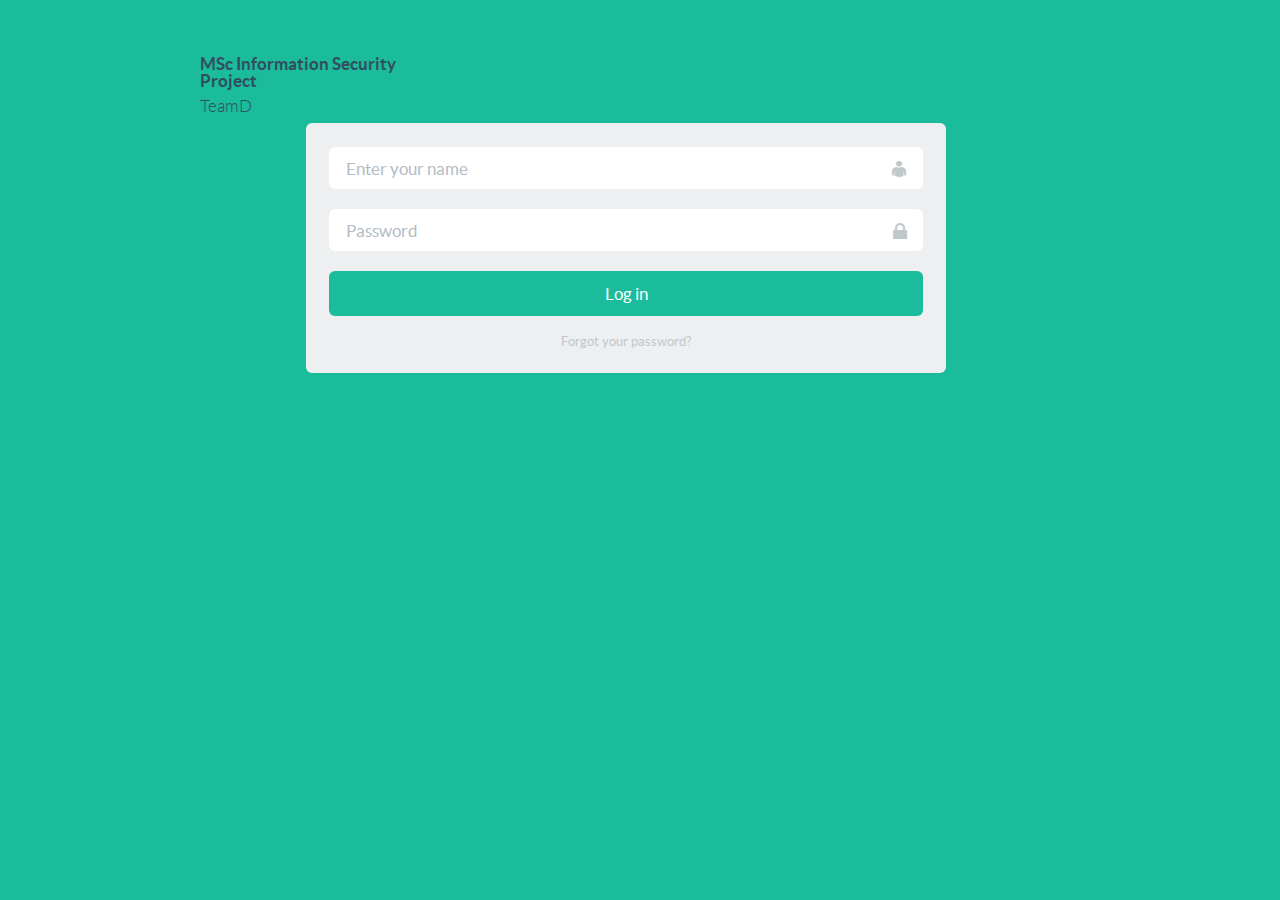
<file: index.html>
<!DOCTYPE html>
<html lang="en">
  <head>
    <meta charset="utf-8">
    <title>TeamD InfSec Project Login</title>
    <meta name="description" content=""/>

    <meta name="viewport" content="width=1000, initial-scale=1.0, maximum-scale=1.0">

    <!-- Loading Bootstrap -->
    <link href="assets/css/vendor/bootstrap.min.css" rel="stylesheet">

    <!-- Loading Flat UI -->
    <link href="assets/css/flat-ui.css" rel="stylesheet">
    <!-- <link href="docs/assets/css/demo.css" rel="stylesheet"> -->

    <link rel="shortcut icon" href="img/favicon.ico">
    <style type="text/css">
    body {
      background-color: #1abc9c;
    }
    .login-form {
      max-width: 50vw;
    }
    </style>
    <!-- HTML5 shim, for IE6-8 support of HTML5 elements. All other JS at the end of file. -->
    <!--[if lt IE 9]>
      <script src="assets/js/vendor/html5shiv.js"></script>
      <script src="assets/js/vendor/respond.min.js"></script>
    <![endif]-->
  </head>
  <body>
    <div>
      <div class="login-screen">
        <div class="login-icon">
          <h4><small>MSc Information Security Project </small> TeamD</h4>
        </div>

        <div class="login-form">
          <div class="form-group">
            <input type="text" class="form-control login-field" value="" placeholder="Enter your name" id="login-name" />
            <label class="login-field-icon fui-user" for="login-name"></label>
          </div>

          <div class="form-group">
            <input type="password" class="form-control login-field" value="" placeholder="Password" id="login-pass" />
            <label class="login-field-icon fui-lock" for="login-pass"></label>
          </div>

          <a class="btn btn-primary btn-lg btn-block" href="charts.html">Log in</a>
          <a class="login-link" href="#">Forgot your password?</a>
        </div>
      </div>
    </div>


    <script src="assets/js/vendor/jquery.min.js"></script>
    <script src="assets/js/flat-ui.min.js"></script>
    <!-- <script src="docs/assets/js/application.js"></script> -->

    <script>
      videojs.options.flash.swf = "assets/js/vendors/video-js.swf"
    </script>
  </body>
</html>
</file>
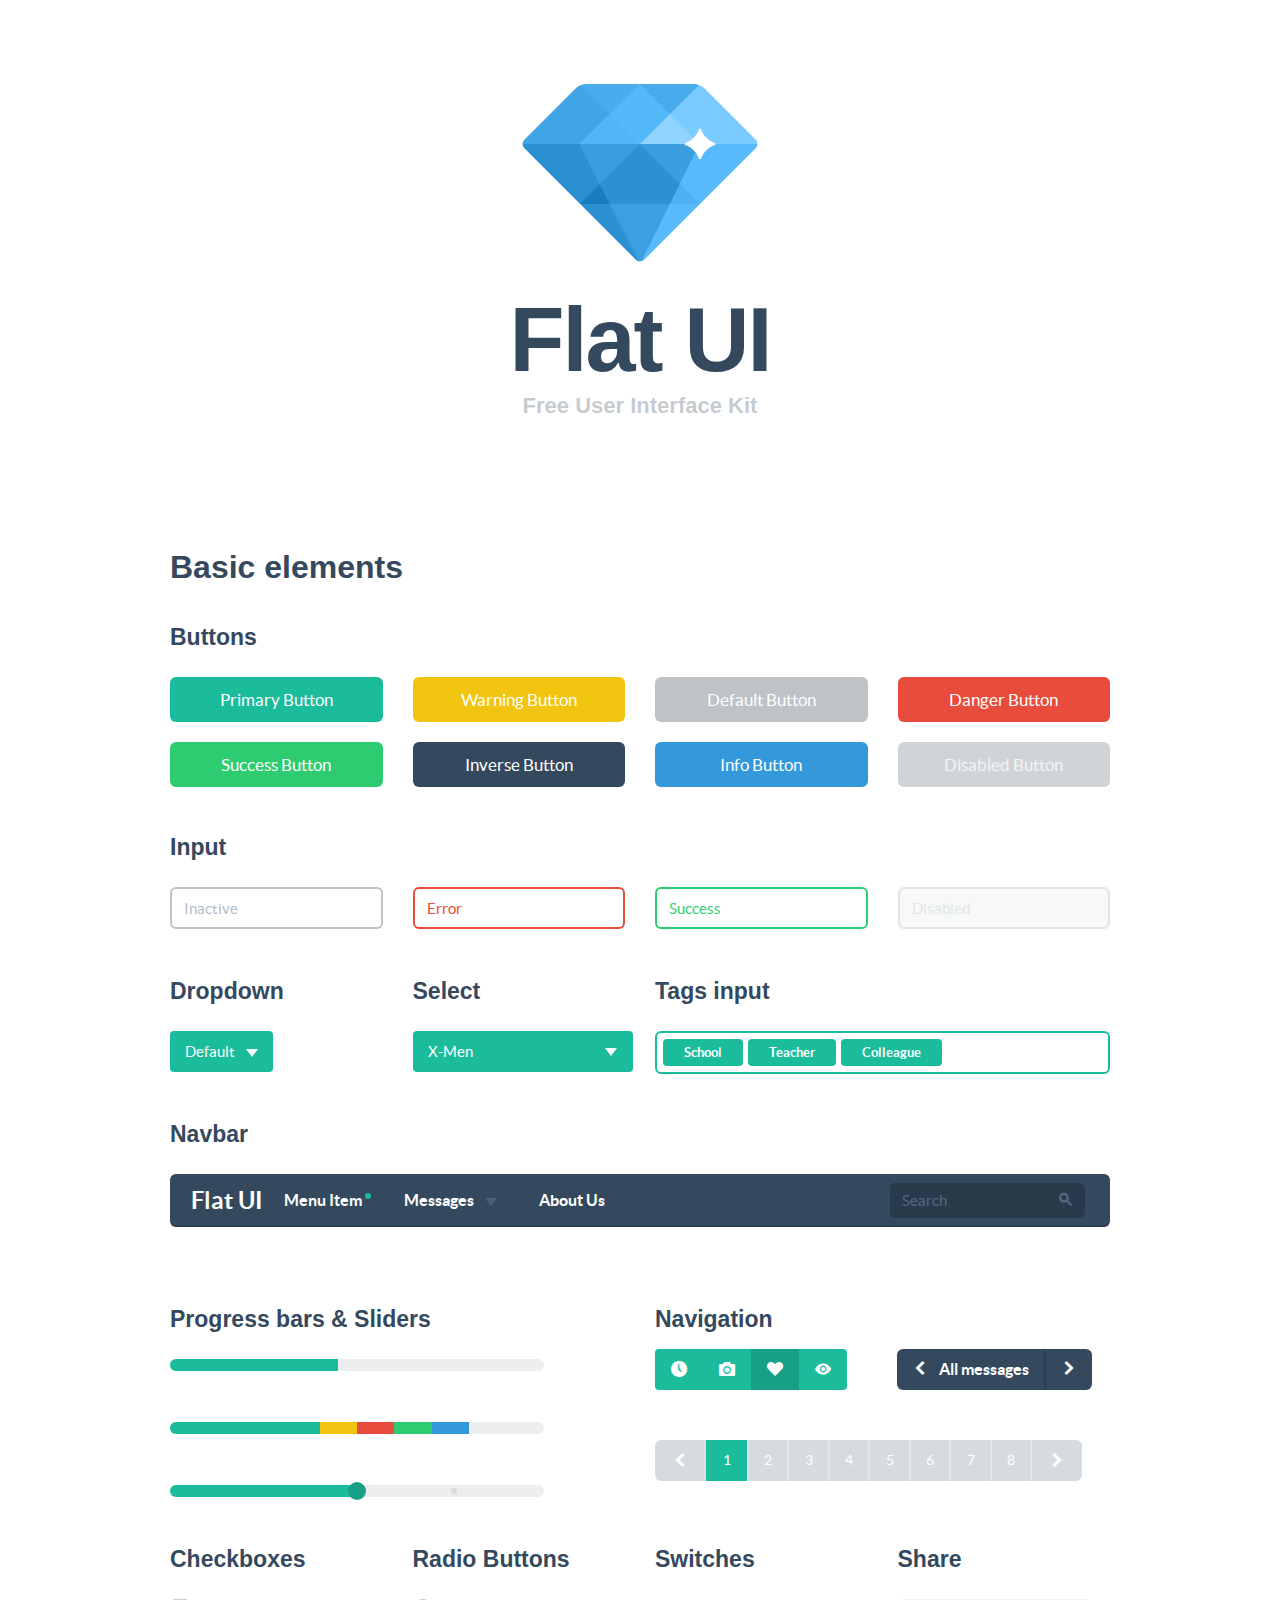
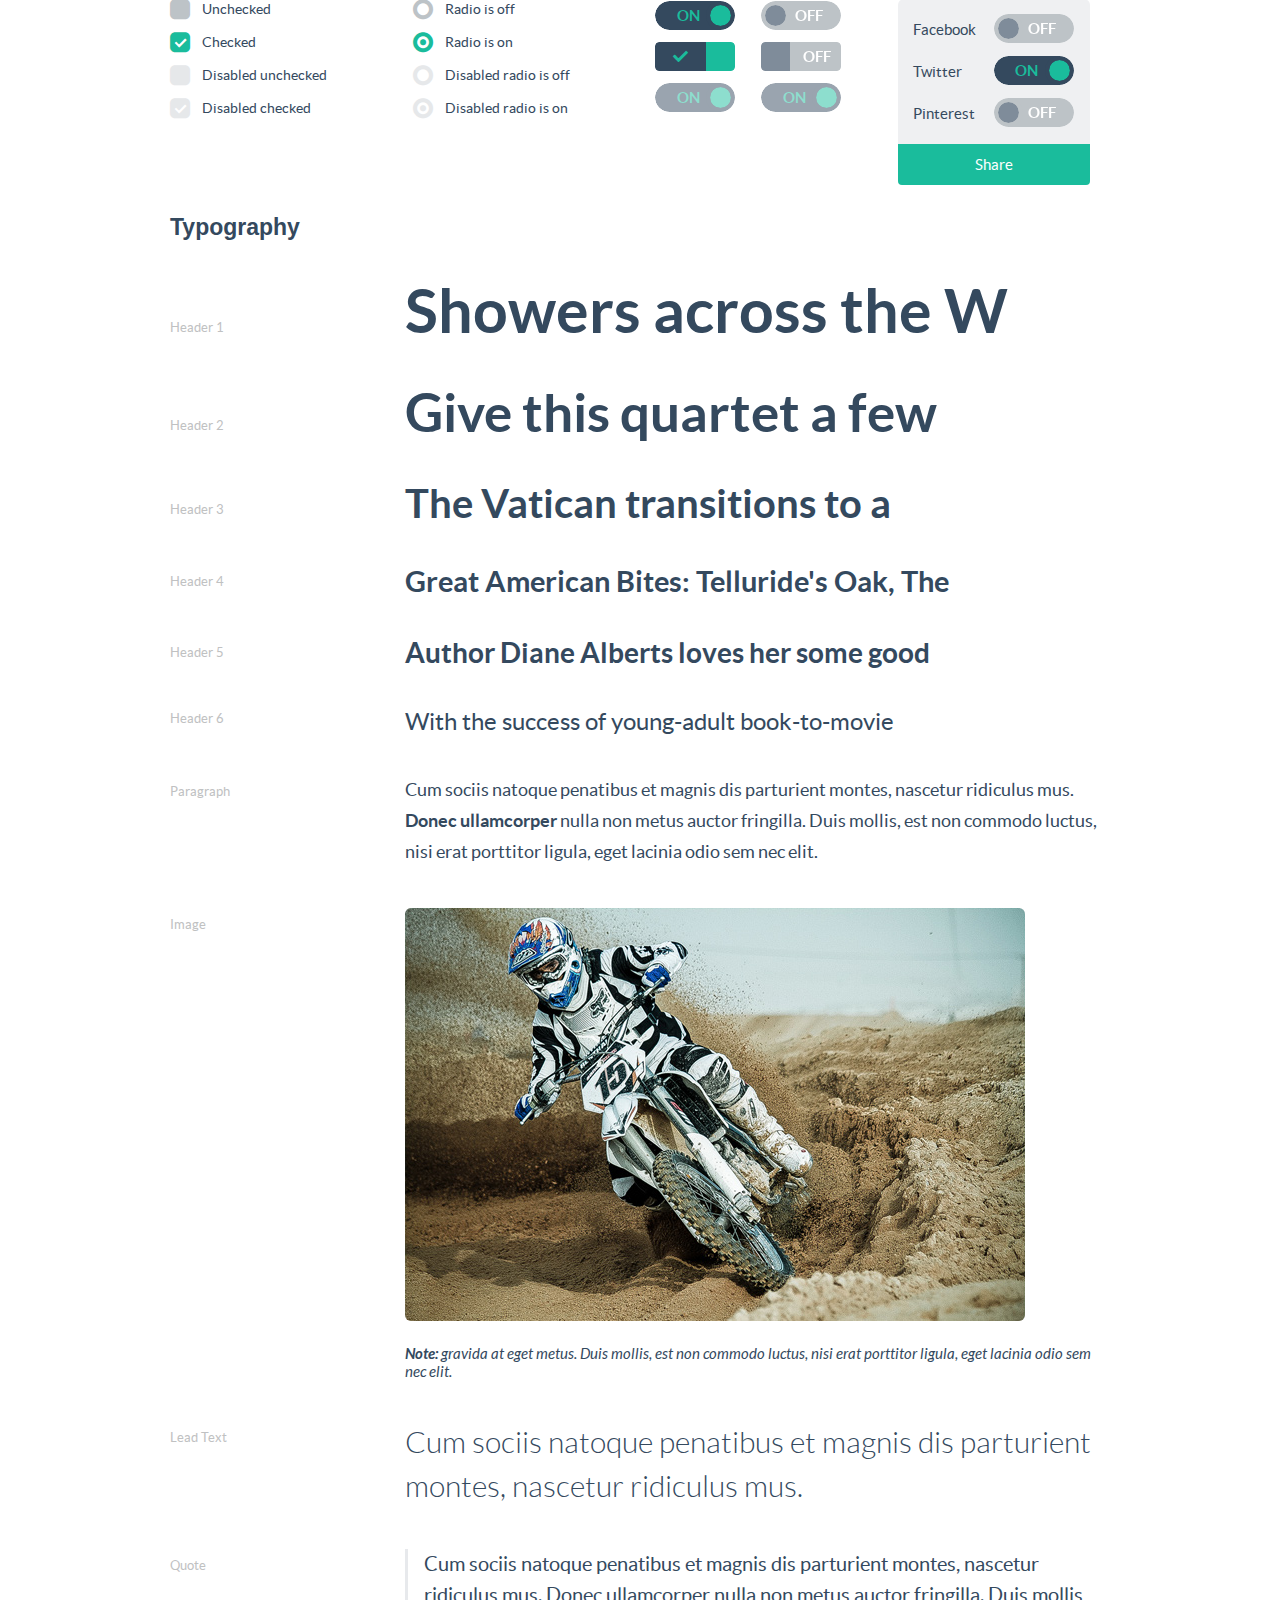
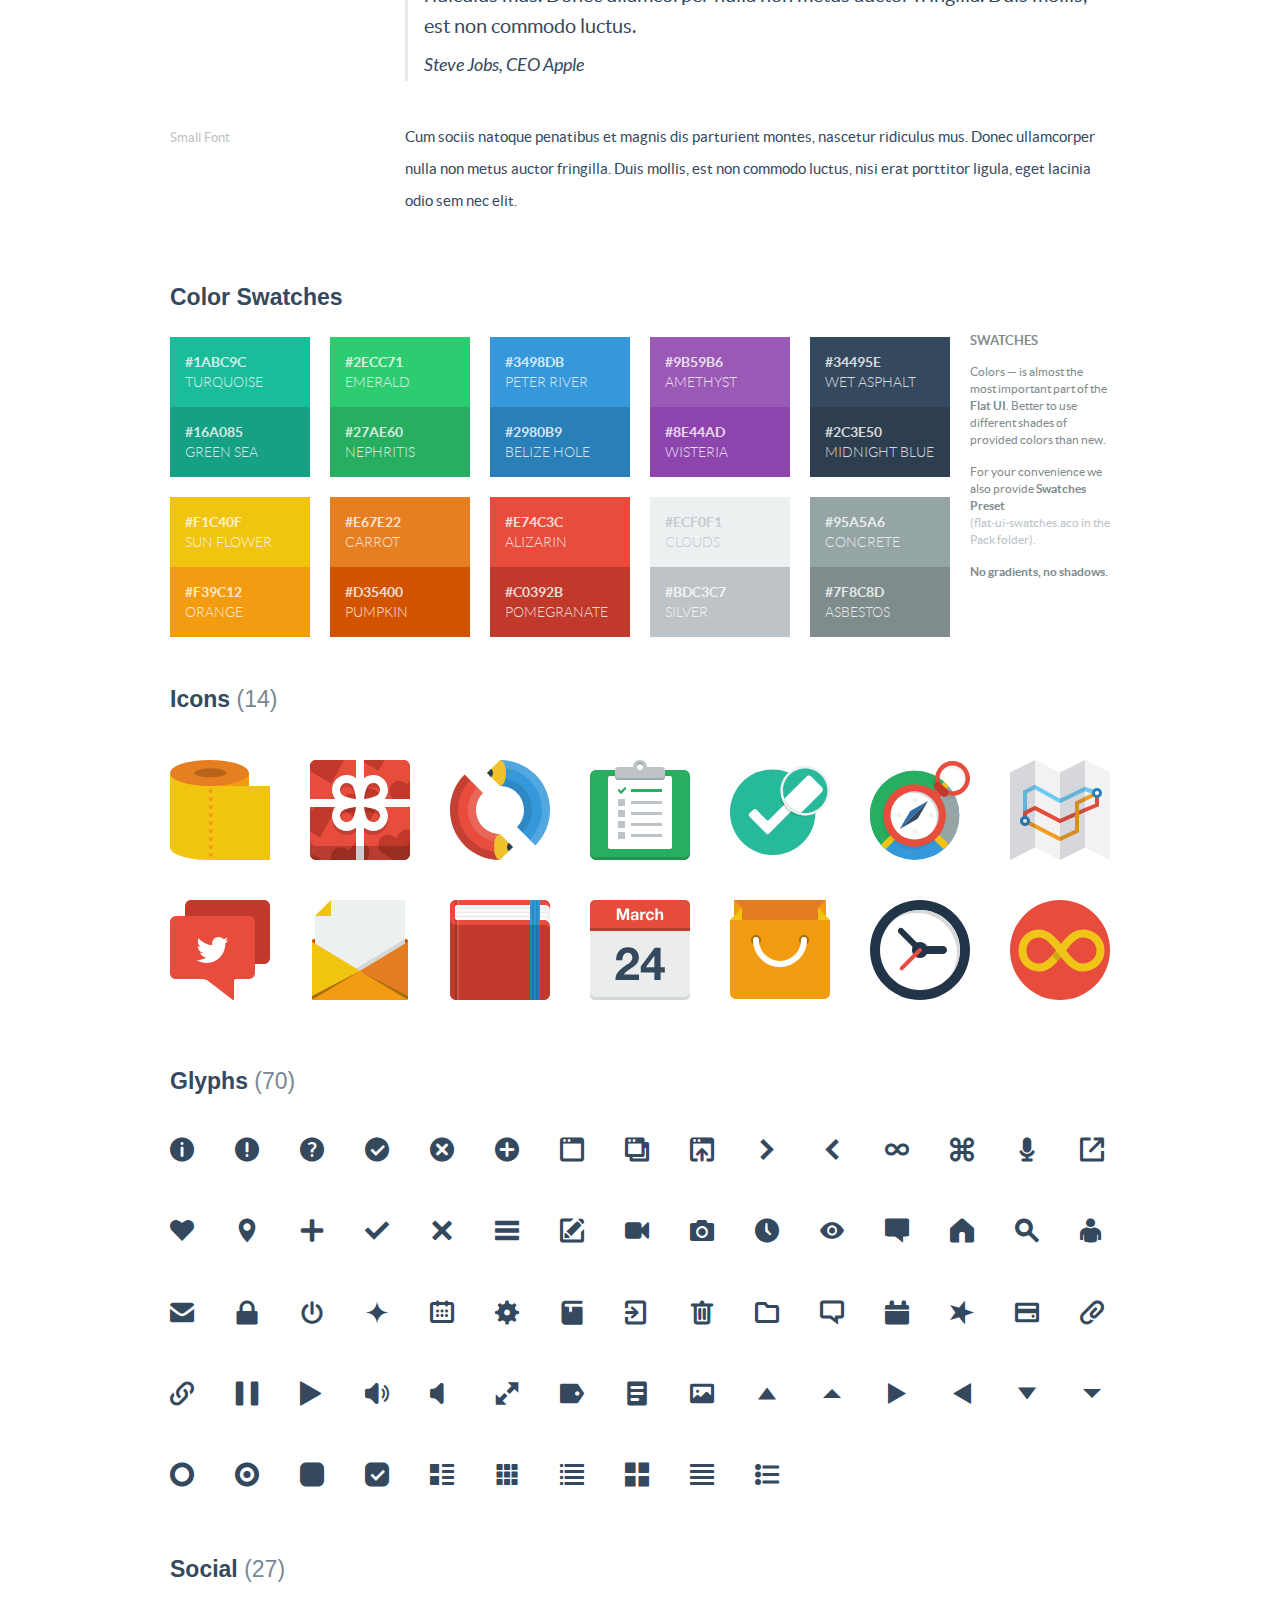
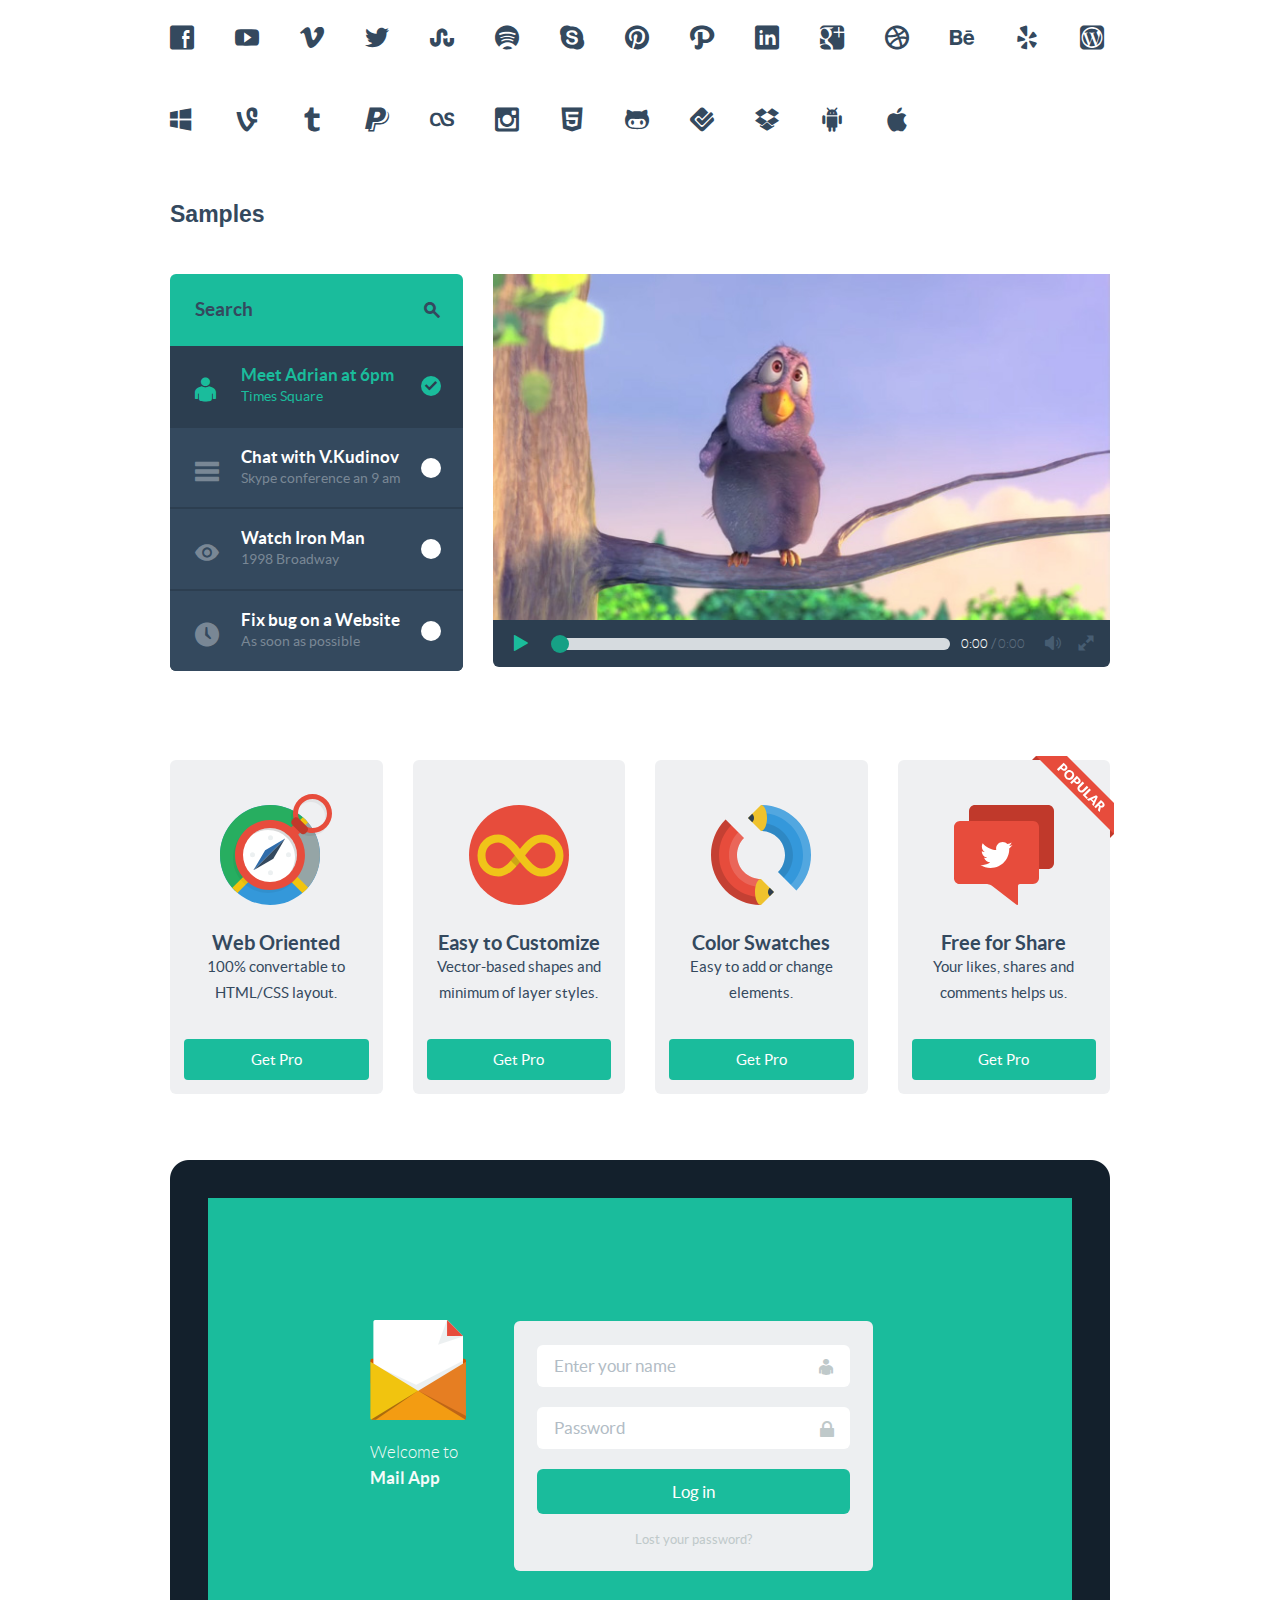
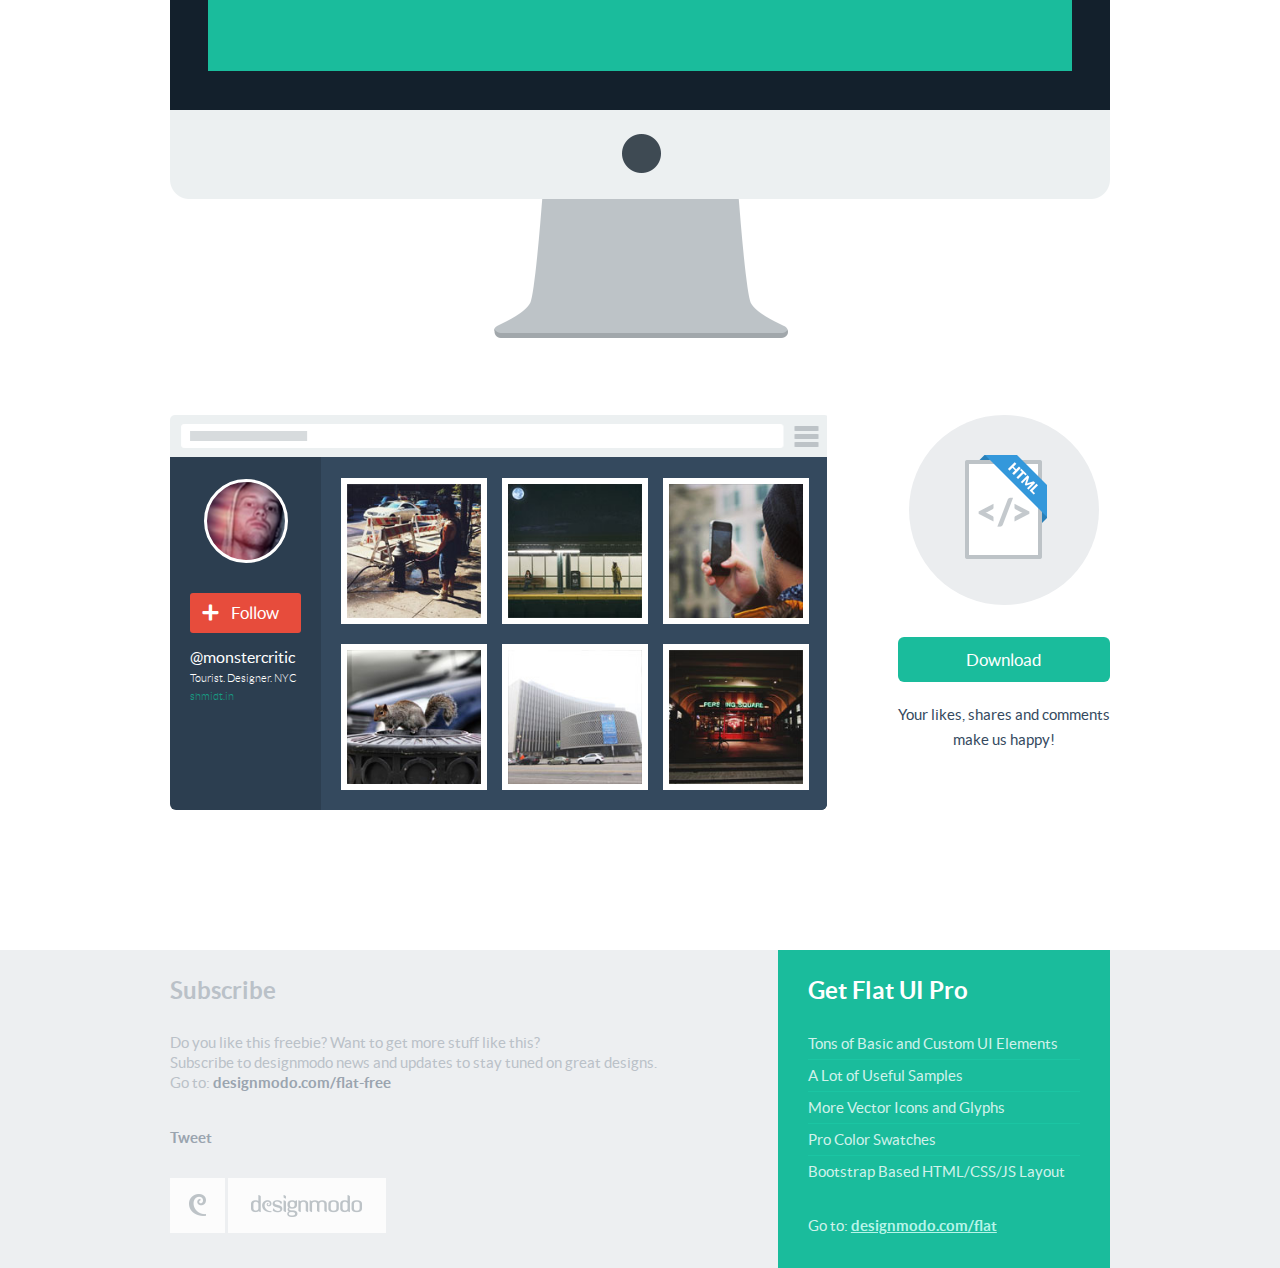
<file: extra/Flat-UI-2.2.1/index.html>
<!DOCTYPE html>
<html lang="en">
  <head>
    <meta charset="utf-8">
    <title>Flat UI - Free Bootstrap Framework and Theme</title>
    <meta name="description" content="Flat UI Kit Free is a Twitter Bootstrap Framework design and Theme, this responsive framework includes a PSD and HTML version."/>

    <meta name="viewport" content="width=1000, initial-scale=1.0, maximum-scale=1.0">

    <!-- Loading Bootstrap -->
    <link href="dist/css/vendor/bootstrap.min.css" rel="stylesheet">

    <!-- Loading Flat UI -->
    <link href="dist/css/flat-ui.css" rel="stylesheet">
    <link href="docs/assets/css/demo.css" rel="stylesheet">

    <link rel="shortcut icon" href="img/favicon.ico">

    <!-- HTML5 shim, for IE6-8 support of HTML5 elements. All other JS at the end of file. -->
    <!--[if lt IE 9]>
      <script src="dist/js/vendor/html5shiv.js"></script>
      <script src="dist/js/vendor/respond.min.js"></script>
    <![endif]-->
  </head>
  <body>
    <div class="container">
      <div class="demo-headline">
        <h1 class="demo-logo">
          <div class="logo"></div>
          Flat UI
          <small>Free User Interface Kit</small>
        </h1>
      </div> <!-- /demo-headline -->

      <h1 class="demo-section-title">Basic elements</h1>
      <h3 class="demo-panel-title">Buttons</h3>

      <div class="row demo-row">
        <div class="col-xs-3">
          <a href="#fakelink" class="btn btn-block btn-lg btn-primary">Primary Button</a>
        </div>
        <div class="col-xs-3">
          <a href="#fakelink" class="btn btn-block btn-lg btn-warning">Warning Button</a>
        </div>
        <div class="col-xs-3">
          <a href="#fakelink" class="btn btn-block btn-lg btn-default">Default Button</a>
        </div>
        <div class="col-xs-3">
          <a href="#fakelink" class="btn btn-block btn-lg btn-danger">Danger Button</a>
        </div>
      </div> <!-- /row -->

      <div class="row demo-row">
        <div class="col-xs-3">
          <a href="#fakelink" class="btn btn-block btn-lg btn-success">Success Button</a>
        </div>
        <div class="col-xs-3">
          <a href="#fakelink" class="btn btn-block btn-lg btn-inverse">Inverse Button</a>
        </div>
        <div class="col-xs-3">
          <a href="#fakelink" class="btn btn-block btn-lg btn-info">Info Button</a>
        </div>
        <div class="col-xs-3">
          <a href="#fakelink" class="btn btn-block btn-lg btn-default disabled">Disabled Button</a>
        </div>
      </div> <!-- /row -->

      <h3 class="demo-panel-title">Input</h3>
      <div class="row">
        <div class="col-xs-3">
          <div class="form-group">
            <input type="text" value="" placeholder="Inactive" class="form-control" />
          </div>
        </div>
        <div class="col-xs-3">
          <div class="form-group has-error">
            <input type="text" value="Error" class="form-control" />
          </div>
        </div>
        <div class="col-xs-3">
          <div class="form-group has-success">
            <input type="text" value="Success" class="form-control" />
            <span class="input-icon fui-check-inverted"></span>
          </div>
        </div>
        <div class="col-xs-3">
          <div class="form-group">
            <input type="text" value="Disabled" disabled="disabled" class="form-control" />
          </div>
        </div>
      </div> <!-- /row -->

      <div class="row">
        <div class="col-xs-3">
          <h3 class="demo-panel-title">Dropdown</h3>

          <div class="btn-group">
            <button data-toggle="dropdown" class="btn btn-primary dropdown-toggle" type="button">Default <span class="caret"></span></button>
            <ul role="menu" class="dropdown-menu">
              <li><a href="#">Action</a></li>
              <li><a href="#">Another action</a></li>
              <li><a href="#">Something else here</a></li>
              <li class="divider"></li>
              <li><a href="#">Separated link</a></li>
            </ul>
          </div><!-- /btn-group -->
        </div> <!-- /.col-xs-3 -->
        <div class="col-xs-3">
          <h3 class="demo-panel-title">Select</h3>
          <select class="form-control select select-primary" data-toggle="select">
            <option value="0">Choose hero</option>
            <option value="1">Spider Man</option>
            <option value="2">Wolverine</option>
            <option value="3">Captain America</option>
            <option value="4" selected>X-Men</option>
            <option value="5">Crocodile</option>
          </select>
        </div> <!-- /.col-xs-3 -->
        <div class="col-xs-6">
          <h3 class="demo-panel-title">Tags input</h3>
          <div class="tagsinput-primary">
            <input name="tagsinput" class="tagsinput" data-role="tagsinput" value="School, Teacher, Colleague" />
          </div>
        </div> <!-- /.col-xs-6 -->
      </div> <!-- /.row -->

      <h3 class="demo-panel-title">Navbar</h3>
      <div class="row demo-row">
        <div class="col-xs-12">
          <nav class="navbar navbar-inverse navbar-embossed" role="navigation">
            <div class="navbar-header">
              <button type="button" class="navbar-toggle" data-toggle="collapse" data-target="#navbar-collapse-01">
                <span class="sr-only">Toggle navigation</span>
              </button>
              <a class="navbar-brand" href="#">Flat UI</a>
            </div>
            <div class="collapse navbar-collapse" id="navbar-collapse-01">
              <ul class="nav navbar-nav navbar-left">
                <li><a href="#fakelink">Menu Item<span class="navbar-unread">1</span></a></li>
                <li class="dropdown">
                  <a href="#" class="dropdown-toggle" data-toggle="dropdown">Messages <b class="caret"></b></a>
                  <span class="dropdown-arrow"></span>
                  <ul class="dropdown-menu">
                    <li><a href="#">Action</a></li>
                    <li><a href="#">Another action</a></li>
                    <li><a href="#">Something else here</a></li>
                    <li class="divider"></li>
                    <li><a href="#">Separated link</a></li>
                  </ul>
                </li>
                <li><a href="#fakelink">About Us</a></li>
               </ul>
               <form class="navbar-form navbar-right" action="#" role="search">
                <div class="form-group">
                  <div class="input-group">
                    <input class="form-control" id="navbarInput-01" type="search" placeholder="Search">
                    <span class="input-group-btn">
                      <button type="submit" class="btn"><span class="fui-search"></span></button>
                    </span>
                  </div>
                </div>
              </form>
            </div><!-- /.navbar-collapse -->
          </nav><!-- /navbar -->
        </div>
      </div> <!-- /row -->

      <div class="row">
        <div class="col-xs-5">
          <h3 class="demo-panel-title">Progress bars &amp; Sliders</h3>
          <div class="progress">
            <div class="progress-bar" style="width: 45%;"></div>
          </div>
          <br/>
          <div class="progress">
            <div class="progress-bar" style="width: 40%;"></div>
            <div class="progress-bar progress-bar-warning" style="width: 10%;"></div>
            <div class="progress-bar progress-bar-danger" style="width: 10%;"></div>
            <div class="progress-bar progress-bar-success" style="width: 10%;"></div>
            <div class="progress-bar progress-bar-info" style="width: 10%;"></div>
          </div>
          <br/>
          <div id="slider" class="ui-slider">
            <div class="ui-slider-segment"></div>
            <div class="ui-slider-segment"></div>
            <div class="ui-slider-segment"></div>
          </div>
        </div> <!-- /sliders -->

        <div class="col-xs-6 col-xs-offset-1">
          <h3 class="demo-panel-title">Navigation</h3>
          <div class="row demo-navigation">
            <div class="col-xs-6">
              <div class="btn-toolbar">
                <div class="btn-group">
                  <a class="btn btn-primary" href="#fakelink"><span class="fui-time"></span></a>
                  <a class="btn btn-primary" href="#fakelink"><span class="fui-photo"></span></a>
                  <a class="btn btn-primary active" href="#fakelink"><span class="fui-heart"></span></a>
                  <a class="btn btn-primary" href="#fakelink"><span class="fui-eye"></span></a>
                </div>
              </div> <!-- /toolbar -->
            </div>
            <div class="col-xs-6 demo-pager">
              <ul class="pager">
                <li class="previous">
                  <a href="#fakelink">
                    <span class="fui-arrow-left"></span>
                    <span>All messages</span>
                  </a>
                </li>
                <li class="next">
                  <a href="#fakelink">
                    <span class="fui-arrow-right"></span>
                  </a>
                </li>
              </ul> <!-- /pager -->
            </div>
          </div> <!-- /demo-navigation -->

          <div class="pagination">
            <ul>
              <li class="previous"><a href="#fakelink" class="fui-arrow-left"></a></li>
              <li class="active"><a href="#fakelink">1</a></li>
              <li><a href="#fakelink">2</a></li>
              <li><a href="#fakelink">3</a></li>
              <li><a href="#fakelink">4</a></li>
              <li><a href="#fakelink">5</a></li>
              <li><a href="#fakelink">6</a></li>
              <li><a href="#fakelink">7</a></li>
              <li><a href="#fakelink">8</a></li>
              <li class="next"><a href="#fakelink" class="fui-arrow-right"></a></li>
            </ul>
          </div> <!-- /pagination -->
        </div> <!-- /navigation -->
      </div> <!-- /row -->

      <div class="row">
        <div class="col-xs-3">
          <h3 class="demo-panel-title">Checkboxes</h3>
          <label class="checkbox" for="checkbox1">
            <input type="checkbox" value="" id="checkbox1" data-toggle="checkbox">
            Unchecked
          </label>
          <label class="checkbox" for="checkbox2">
            <input type="checkbox" checked="checked" value="" id="checkbox2" data-toggle="checkbox" checked="">
            Checked
          </label>
          <label class="checkbox" for="checkbox3">
            <input type="checkbox" value="" id="checkbox3" data-toggle="checkbox" disabled="">
            Disabled unchecked
          </label>
          <label class="checkbox" for="checkbox4">
            <input type="checkbox" checked="checked" value="" id="checkbox4" data-toggle="checkbox" disabled="" checked="">
            Disabled checked
          </label>
        </div> <!-- /checkboxes col-xs-3 -->

        <div class="col-xs-3">
          <h3 class="demo-panel-title">Radio Buttons</h3>
          <label class="radio">
            <input type="radio" name="optionsRadios" id="optionsRadios1" value="option1" data-toggle="radio">
            Radio is off
          </label>
          <label class="radio">
            <input type="radio" name="optionsRadios" id="optionsRadios2" value="option1" data-toggle="radio" checked="">
            Radio is on
          </label>

          <label class="radio">
            <input type="radio" name="optionsRadiosDisabled" id="optionsRadios3" value="option2" data-toggle="radio" disabled="">
            Disabled radio is off
          </label>
          <label class="radio">
            <input type="radio" name="optionsRadiosDisabled" id="optionsRadios4" value="option2" data-toggle="radio" checked="" disabled="">
            Disabled radio is on
          </label>
        </div> <!-- /radios col-xs-3 -->

        <div class="col-xs-3">
          <h3 class="demo-panel-title">Switches</h3>

          <table width="100%">
            <tr>
              <td width="50%" class="pbm">
                <input type="checkbox" checked data-toggle="switch" id="custom-switch-01" />
              </td>
              <td class="pbm">
                <input type="checkbox" data-toggle="switch" id="custom-switch-02" />
              </td>
            </tr>
            <tr>
              <td class="pbm">
                <div class="bootstrap-switch-square">
                  <input type="checkbox" checked data-toggle="switch" id="custom-switch-03" data-on-text="<span class='fui-check'></span>" data-off-text="<span class='fui-cross'></span>" />
                </div>
              </td>
              <td class="pbm">
                <div class="bootstrap-switch-square">
                  <input type="checkbox" data-toggle="switch" id="custom-switch-04" />
                </div>
              </td>
            </tr>
            <tr>
              <td>
                <input type="checkbox" checked disabled data-toggle="switch" id="custom-switch-5" />
              </td>
              <td>
                <input type="checkbox" checked disabled data-toggle="switch" id="custom-switch-6" />
              </td>
            </tr>
          </table>
        </div> <!-- /.col-xs-3 -->
        <div class="col-xs-3">
          <h3 class="demo-panel-title">Share</h3>
          <div class="share mrl">
            <ul>
              <li>
                <label class="share-label" for="share-toggle2">Facebook</label>
                <input type="checkbox" data-toggle="switch" />
              </li>
              <li>
                <label class="share-label" for="share-toggle4">Twitter</label>
                <input type="checkbox" checked="" data-toggle="switch" />
              </li>
              <li>
                <label class="share-label" for="share-toggle6">Pinterest</label>
                <input type="checkbox" data-toggle="switch" />
              </li>
            </ul>
            <a href="#" class="btn btn-primary btn-block btn-large">Share</a>
          </div> <!-- /share -->
        </div><!-- /.col-xs-3 -->
      </div> <!-- /.row -->

      <div class="demo-row typography-row">
      	<div class="demo-title">
      		<h3 class="demo-panel-title">Typography</h3>
      	</div>
      	<div class="demo-content">
      		<div class="demo-type-example">
	      		<h1><span class="demo-heading-note">Header 1</span>Showers across the W</h1>
      		</div>
      		<div class="demo-type-example">
	      		<h2><span class="demo-heading-note">Header 2</span>Give this quartet a few</h2>
      		</div>
      		<div class="demo-type-example">
	      		<h3><span class="demo-heading-note">Header 3</span>The Vatican transitions to a</h3>
      		</div>
      		<div class="demo-type-example">
	      		<h4><span class="demo-heading-note">Header 4</span>Great American Bites: Telluride's Oak, The</h4>
      		</div>
      		<div class="demo-type-example">
	      		<h5><span class="demo-heading-note">Header 5</span>Author Diane Alberts loves her some good</h5>
      		</div>
      		<div class="demo-type-example">
	      		<h6><span class="demo-heading-note">Header 6</span>With the success of young-adult book-to-movie</h6>
      		</div>
      		<div class="demo-type-example">
	      		<span class="demo-text-note">Paragraph</span>
	          <p>Cum sociis natoque penatibus et magnis dis parturient montes, nascetur ridiculus mus. <strong>Donec ullamcorper</strong> nulla non metus auctor fringilla. Duis mollis, est non commodo luctus, nisi erat porttitor ligula, eget lacinia odio sem nec elit.</p>
      		</div>
      		<div class="demo-type-example">
	      		<span class="demo-text-note">Image</span>
	          <img src="docs/assets/img/example-image.jpg" alt="example-image" class="img-rounded img-responsive">
	          <p class="img-comment"><strong>Note:</strong> gravida at eget metus. Duis mollis, est non commodo luctus, nisi erat porttitor ligula, eget lacinia odio sem nec elit.</p>
      		</div>
      		<div class="demo-type-example">
	      		<span class="demo-text-note">Lead Text</span>
						<p class="lead">Cum sociis natoque penatibus et magnis dis parturient montes, nascetur ridiculus mus.</p>
      		</div>
      		<div class="demo-type-example">
	      		<span class="demo-text-note">Quote</span>
	          <blockquote>
	            <p>Cum sociis natoque penatibus et magnis dis parturient montes, nascetur ridiculus mus. Donec ullamcorper nulla non metus auctor fringilla. Duis mollis, est non commodo luctus.</p>
	            <small>Steve Jobs, CEO Apple</small>
	          </blockquote>
      		</div>
      		<div class="demo-type-example">
	      		<span class="demo-text-note">Small Font</span>
	          <p><small>Cum sociis natoque penatibus et magnis dis parturient montes, nascetur ridiculus mus. Donec ullamcorper nulla non metus auctor fringilla. Duis mollis, est non commodo luctus, nisi erat porttitor ligula, eget lacinia odio sem nec elit.</small></p>
      		</div>
      	</div><!-- /.demo-content-wide -->
      </div><!-- /.demo-row -->

      <h3 class="demo-panel-title">Color Swatches</h3>
      <div class="row demo-swatches-row">
	      <div class="swatches-col">
		      <div class="pallete-item">
			      <dl class="palette palette-turquoise">
                <dt>#1abc9c</dt>
                <dd>Turquoise</dd>
              </dl>
              <dl class="palette palette-green-sea">
                <dt>#16a085</dt>
                <dd>Green sea</dd>
              </dl>
		      </div>
		      <div class="pallete-item">
			      <dl class="palette palette-emerald">
              <dt>#2ecc71</dt>
              <dd>Emerald</dd>
            </dl>
            <dl class="palette palette-nephritis">
              <dt>#27ae60</dt>
              <dd>Nephritis</dd>
            </dl>
		      </div>
		      <div class="pallete-item">
			      <dl class="palette palette-peter-river">
              <dt>#3498db</dt>
              <dd>Peter river</dd>
            </dl>
            <dl class="palette palette-belize-hole">
              <dt>#2980b9</dt>
              <dd>Belize hole</dd>
            </dl>
		      </div>
		      <div class="pallete-item">
			      <dl class="palette palette-amethyst">
              <dt>#9b59b6</dt>
              <dd>Amethyst</dd>
            </dl>
            <dl class="palette palette-wisteria">
              <dt>#8e44ad</dt>
              <dd>Wisteria</dd>
            </dl>
		      </div>
		      <div class="pallete-item">
			      <dl class="palette palette-wet-asphalt">
              <dt>#34495e</dt>
              <dd>Wet asphalt</dd>
            </dl>
            <dl class="palette palette-midnight-blue">
              <dt>#2c3e50</dt>
              <dd>Midnight blue</dd>
            </dl>
		      </div>
		      <div class="pallete-item">
			      <dl class="palette palette-sun-flower">
              <dt>#f1c40f</dt>
              <dd>Sun flower</dd>
            </dl>
            <dl class="palette palette-orange">
              <dt>#f39c12</dt>
              <dd>Orange</dd>
            </dl>
		      </div>
		      <div class="pallete-item">
			      <dl class="palette palette-carrot">
              <dt>#e67e22</dt>
              <dd>Carrot</dd>
            </dl>
            <dl class="palette palette-pumpkin">
              <dt>#d35400</dt>
              <dd>Pumpkin</dd>
            </dl>
		      </div>
		      <div class="pallete-item">
			      <dl class="palette palette-alizarin">
              <dt>#e74c3c</dt>
              <dd>Alizarin</dd>
            </dl>
            <dl class="palette palette-pomegranate">
              <dt>#c0392b</dt>
              <dd>Pomegranate</dd>
            </dl>
		      </div>
		      <div class="pallete-item">
			      <dl class="palette palette-clouds">
              <dt>#ecf0f1</dt>
              <dd>Clouds</dd>
            </dl>
            <dl class="palette palette-silver">
              <dt>#bdc3c7</dt>
              <dd>Silver</dd>
            </dl>
		      </div>
		      <div class="pallete-item">
			      <dl class="palette palette-concrete">
              <dt>#95a5a6</dt>
              <dd>Concrete</dd>
            </dl>
            <dl class="palette palette-asbestos">
              <dt>#7f8c8d</dt>
              <dd>Asbestos</dd>
            </dl>
		      </div>
	      </div> <!-- /swatches items -->
	      <div class="swatches-desc-col">
		      <h6 class="palette-headline">SWATCHES</h6>
          <p class="palette-paragraph">
            Colors &mdash; is almost the most important part of the <strong>Flat UI</strong>. Better to use different shades of provided colors than new.
          </p>
          <p class="palette-paragraph">
            For your convenience we also provide <strong>Swatches Preset</strong> <span>(flat&#8209;ui&#8209;swatches.aco in the Pack folder).</span>
          </p>
          <p class="palette-paragraph">
            <strong>No gradients, no shadows.</strong>
          </p>
	      </div> <!-- /swatches desc -->
      </div> <!-- /swatches row -->

      <h3 class="demo-panel-title">Icons <small>(14)</small></h3>
      <div class="demo-illustrations">
        <div class="demo-content">
          <div><img src="img/icons/svg/toilet-paper.svg" alt="Toilet-Paper"></div>
          <div><img src="img/icons/svg/gift-box.svg" alt="Gift-Box"></div>
          <div><img src="img/icons/svg/pencils.svg" alt="Pensils"></div>
          <div><img src="img/icons/svg/clipboard.svg" alt="Clipboard"></div>
          <div><img src="img/icons/svg/retina.svg" alt="Retina"></div>
          <div><img src="img/icons/svg/compas.svg" alt="Compas"></div>
          <div><img src="img/icons/svg/map.svg" alt="Map"></div>
          <div><img src="img/icons/svg/chat.svg" alt="Chat"></div>
          <div><img src="img/icons/svg/mail.svg" alt="Mail"></div>
          <div><img src="img/icons/svg/book.svg" alt="Book"></div>
          <div><img src="img/icons/svg/calendar.svg" alt="Calendar"></div>
          <div><img src="img/icons/svg/paper-bag.svg" alt="Pocket"></div>
          <div><img src="img/icons/svg/clocks.svg" alt="Watches"></div>
          <div><img src="img/icons/svg/loop.svg" alt="Infinity-Loop"></div>
        </div>
      </div>


      <h3 class="demo-panel-title">Glyphs <small>(70)</small></h3>
      <div class="demo-icons">
        <div class="demo-content">
          <span class="fui-info-circle"></span>
          <span class="fui-alert-circle"></span>
          <span class="fui-question-circle"></span>
          <span class="fui-check-circle"></span>
          <span class="fui-cross-circle"></span>
          <span class="fui-plus-circle"></span>
          <span class="fui-window"></span>
          <span class="fui-windows"></span>
          <span class="fui-upload"></span>
          <span class="fui-arrow-right"></span>
          <span class="fui-arrow-left"></span>
          <span class="fui-loop"></span>
          <span class="fui-cmd"></span>
          <span class="fui-mic"></span>
          <span class="fui-export"></span>
          <span class="fui-heart"></span>
          <span class="fui-location"></span>
          <span class="fui-plus"></span>
          <span class="fui-check"></span>
          <span class="fui-cross"></span>
          <span class="fui-list"></span>
          <span class="fui-new"></span>
          <span class="fui-video"></span>
          <span class="fui-photo"></span>
          <span class="fui-time"></span>
          <span class="fui-eye"></span>
          <span class="fui-chat"></span>
          <span class="fui-home"></span>
          <span class="fui-search"></span>
          <span class="fui-user"></span>
          <span class="fui-mail"></span>
          <span class="fui-lock"></span>
          <span class="fui-power"></span>
          <span class="fui-star"></span>
          <span class="fui-calendar"></span>
          <span class="fui-gear"></span>
          <span class="fui-bookmark"></span>
          <span class="fui-exit"></span>
          <span class="fui-trash"></span>
          <span class="fui-folder"></span>
          <span class="fui-bubble"></span>
          <span class="fui-calendar-solid"></span>
          <span class="fui-star-2"></span>
          <span class="fui-credit-card"></span>
          <span class="fui-clip"></span>
          <span class="fui-link"></span>
          <span class="fui-pause"></span>
          <span class="fui-play"></span>
          <span class="fui-volume"></span>
          <span class="fui-mute"></span>
          <span class="fui-resize"></span>
          <span class="fui-tag"></span>
          <span class="fui-document"></span>
          <span class="fui-image"></span>
          <span class="fui-triangle-up"></span>
          <span class="fui-triangle-up-small"></span>
          <span class="fui-triangle-right-large"></span>
          <span class="fui-triangle-left-large"></span>
          <span class="fui-triangle-down"></span>
          <span class="fui-triangle-down-small"></span>
          <span class="fui-radio-unchecked"></span>
          <span class="fui-radio-checked"></span>
          <span class="fui-checkbox-unchecked"></span>
          <span class="fui-checkbox-checked"></span>
          <span class="fui-list-thumbnailed"></span>
          <span class="fui-list-small-thumbnails"></span>
          <span class="fui-list-numbered"></span>
          <span class="fui-list-large-thumbnails"></span>
          <span class="fui-list-columned"></span>
          <span class="fui-list-bulleted"></span>
        </div><!-- /.demo-content -->
      </div><!-- /.demo-icons -->

      <h3 class="demo-panel-title">Social <small>(27)</small></h3>
      <div class="demo-icons">
        <div class="demo-content">
          <span class="fui-facebook"></span>
          <span class="fui-youtube"></span>
          <span class="fui-vimeo"></span>
          <span class="fui-twitter"></span>
          <span class="fui-stumbleupon"></span>
          <span class="fui-spotify"></span>
          <span class="fui-skype"></span>
          <span class="fui-pinterest"></span>
          <span class="fui-path"></span>
          <span class="fui-linkedin"></span>
          <span class="fui-google-plus"></span>
          <span class="fui-dribbble"></span>
          <span class="fui-behance"></span>
          <span class="fui-yelp"></span>
          <span class="fui-wordpress"></span>
          <span class="fui-windows-8"></span>
          <span class="fui-vine"></span>
          <span class="fui-tumblr"></span>
          <span class="fui-paypal"></span>
          <span class="fui-lastfm"></span>
          <span class="fui-instagram"></span>
          <span class="fui-html5"></span>
          <span class="fui-github"></span>
          <span class="fui-foursquare"></span>
          <span class="fui-dropbox"></span>
          <span class="fui-android"></span>
          <span class="fui-apple"></span>
        </div><!-- /.demo-content -->
      </div><!-- /.demo-icons -->

      <h3 class="demo-panel-title mbl pbl">Samples</h3>
      <div class="row demo-samples">
        <div class="col-xs-4">
          <div class="todo">
            <div class="todo-search">
              <input class="todo-search-field" type="search" value="" placeholder="Search" />
            </div>
            <ul>
              <li class="todo-done">
                <div class="todo-icon fui-user"></div>
                <div class="todo-content">
                  <h4 class="todo-name">
                    Meet <strong>Adrian</strong> at <strong>6pm</strong>
                  </h4>
                  Times Square
                </div>
              </li>
              <li>
                <div class="todo-icon fui-list"></div>
                <div class="todo-content">
                  <h4 class="todo-name">
                    Chat with <strong>V.Kudinov</strong>
                  </h4>
                  Skype conference an 9 am
                </div>
              </li>
              <li>
                <div class="todo-icon fui-eye"></div>
                <div class="todo-content">
                  <h4 class="todo-name">
                    Watch <strong>Iron Man</strong>
                  </h4>
                  1998 Broadway
                </div>
              </li>
              <li>
                <div class="todo-icon fui-time"></div>
                <div class="todo-content">
                  <h4 class="todo-name">
                    Fix bug on a <strong>Website</strong>
                  </h4>
                  As soon as possible
                </div>
              </li>
            </ul>
          </div><!-- /.todo -->
        </div><!-- /.col-xs-4 -->

        <div class="col-xs-8">
          <video class="video-js" preload="auto" poster="docs/assets/img/video/poster.jpg" data-setup="{}">
            <source src="http://iurevych.github.com/Flat-UI-videos/big_buck_bunny.mp4" type="video/mp4">
            <source src="http://iurevych.github.com/Flat-UI-videos/big_buck_bunny.webm" type="video/webm">
          </video>
        </div> <!-- /video -->
      </div>

      <div class="row demo-tiles">
        <div class="col-xs-3">
          <div class="tile">
            <img src="img/icons/svg/compas.svg" alt="Compas" class="tile-image big-illustration">
            <h3 class="tile-title">Web Oriented</h3>
            <p>100% convertable to HTML/CSS layout.</p>
            <a class="btn btn-primary btn-large btn-block" href="http://designmodo.com/flat">Get Pro</a>
          </div>
        </div>

        <div class="col-xs-3">
          <div class="tile">
            <img src="img/icons/svg/loop.svg" alt="Infinity-Loop" class="tile-image">
            <h3 class="tile-title">Easy to Customize</h3>
            <p>Vector-based shapes and minimum of layer styles.</p>
            <a class="btn btn-primary btn-large btn-block" href="http://designmodo.com/flat">Get Pro</a>
          </div>
        </div>

        <div class="col-xs-3">
          <div class="tile">
            <img src="img/icons/svg/pencils.svg" alt="Pensils" class="tile-image">
            <h3 class="tile-title">Color Swatches</h3>
            <p>Easy to add or change elements. </p>
            <a class="btn btn-primary btn-large btn-block" href="http://designmodo.com/flat">Get Pro</a>
          </div>
        </div>

        <div class="col-xs-3">
          <div class="tile tile-hot">
            <img src="img/icons/svg/ribbon.svg" alt="ribbon" class="tile-hot-ribbon">
            <img src="img/icons/svg/chat.svg" alt="Chat" class="tile-image">
            <h3 class="tile-title">Free for Share</h3>
            <p>Your likes, shares and comments helps us.</p>
            <a class="btn btn-primary btn-large btn-block" href="http://designmodo.com/flat">Get Pro</a>
          </div>

        </div>
      </div> <!-- /tiles -->

      <div class="login">
        <div class="login-screen">
          <div class="login-icon">
            <img src="img/login/icon.png" alt="Welcome to Mail App" />
            <h4>Welcome to <small>Mail App</small></h4>
          </div>

          <div class="login-form">
            <div class="form-group">
              <input type="text" class="form-control login-field" value="" placeholder="Enter your name" id="login-name" />
              <label class="login-field-icon fui-user" for="login-name"></label>
            </div>

            <div class="form-group">
              <input type="password" class="form-control login-field" value="" placeholder="Password" id="login-pass" />
              <label class="login-field-icon fui-lock" for="login-pass"></label>
            </div>

            <a class="btn btn-primary btn-lg btn-block" href="#">Log in</a>
            <a class="login-link" href="#">Lost your password?</a>
          </div>
        </div>
      </div>

      <div class="row">
        <div class="col-xs-9">
          <div class="demo-browser">
            <div class="demo-browser-side">
              <div class="demo-browser-author"></div>
              <div class="demo-browser-action">
                <a class="btn btn-danger btn-lg btn-block" href="http://twitter.com/monstercritic" target="_blank">
                  <span class="fui-plus"></span>Follow
                </a>
              </div>
              <h5>@monstercritic</h5>
              <h6>
                Tourist. Designer. NYC
                <a href="http://shmidt.in" target="_blank">shmidt.in</a>
              </h6>
            </div>
            <div class="demo-browser-content">
              <img src="docs/assets/img/demo/browser-pic-1.jpg" alt="" />
              <img src="docs/assets/img/demo/browser-pic-2.jpg" alt="" />
              <img src="docs/assets/img/demo/browser-pic-3.jpg" alt="" />
              <img src="docs/assets/img/demo/browser-pic-4.jpg" alt="" />
              <img src="docs/assets/img/demo/browser-pic-5.jpg" alt="" />
              <img src="docs/assets/img/demo/browser-pic-6.jpg" alt="" />
            </div>
          </div>
        </div>

        <div class="col-xs-3">
          <div class="demo-download">
            <img src="docs/assets/img/demo/html-icon.png" src="Free PSD" />
          </div>

          <a href="https://github.com/designmodo/Flat-UI/archive/master.zip" class="btn btn-primary btn-lg btn-block">Download</a>

          <p class="demo-download-text">Your likes, shares and comments make us happy!</p>
        </div>
      </div> <!-- /download area -->

    </div> <!-- /container -->

    <footer>
      <div class="container">
        <div class="row">
          <div class="col-xs-7">
            <h3 class="footer-title">Subscribe</h3>
            <p>Do you like this freebie? Want to get more stuff like this?<br/>
              Subscribe to designmodo news and updates to stay tuned on great designs.<br/>
              Go to: <a href="http://designmodo.com/flat-free" target="_blank">designmodo.com/flat-free</a>
            </p>

            <p class="pvl">
              <a href="https://twitter.com/share" class="twitter-share-button" data-url="http://designmodo.com/flat-free/" data-text="Flat UI Free - PSD&amp;amp;HTML User Interface Kit" data-via="designmodo">Tweet</a>
							<script>!function(d,s,id){var js,fjs=d.getElementsByTagName(s)[0],p=/^http:/.test(d.location)?'http':'https';if(!d.getElementById(id)){js=d.createElement(s);js.id=id;js.src=p+'://platform.twitter.com/widgets.js';fjs.parentNode.insertBefore(js,fjs);}}(document, 'script', 'twitter-wjs');</script>
              <iframe src="http://ghbtns.com/github-btn.html?user=designmodo&repo=Flat-UI&type=watch&count=true" height="20" width="107" frameborder="0" scrolling="0" style="width:105px; height: 20px;" allowTransparency="true"></iframe>
              <iframe src="http://ghbtns.com/github-btn.html?user=designmodo&repo=Flat-UI&type=fork&count=true" height="20" width="107" frameborder="0" scrolling="0" style="width:105px; height: 20px;" allowTransparency="true"></iframe>
              <iframe src="http://ghbtns.com/github-btn.html?user=designmodo&type=follow&count=true" height="20" width="195" frameborder="0" scrolling="0" style="width:195px; height: 20px;" allowTransparency="true"></iframe>
            </p>

            <a class="footer-brand" href="http://designmodo.com" target="_blank">
              <img src="docs/assets/img/footer/logo.png" alt="Designmodo.com" />
            </a>
          </div> <!-- /col-xs-7 -->

          <div class="col-xs-5">
            <div class="footer-banner">
              <h3 class="footer-title">Get Flat UI Pro</h3>
              <ul>
                <li>Tons of Basic and Custom UI Elements</li>
                <li>A Lot of Useful Samples</li>
                <li>More Vector Icons and Glyphs</li>
                <li>Pro Color Swatches</li>
                <li>Bootstrap Based HTML/CSS/JS Layout</li>
              </ul>
              Go to: <a href="http://designmodo.com/flat" target="_blank">designmodo.com/flat</a>
            </div>
          </div>
        </div>
      </div>
    </footer>

    <script src="dist/js/vendor/jquery.min.js"></script>
    <script src="dist/js/flat-ui.min.js"></script>
    <script src="docs/assets/js/application.js"></script>

    <script>
      videojs.options.flash.swf = "dist/js/vendors/video-js.swf"
    </script>
  </body>
</html>
</file>
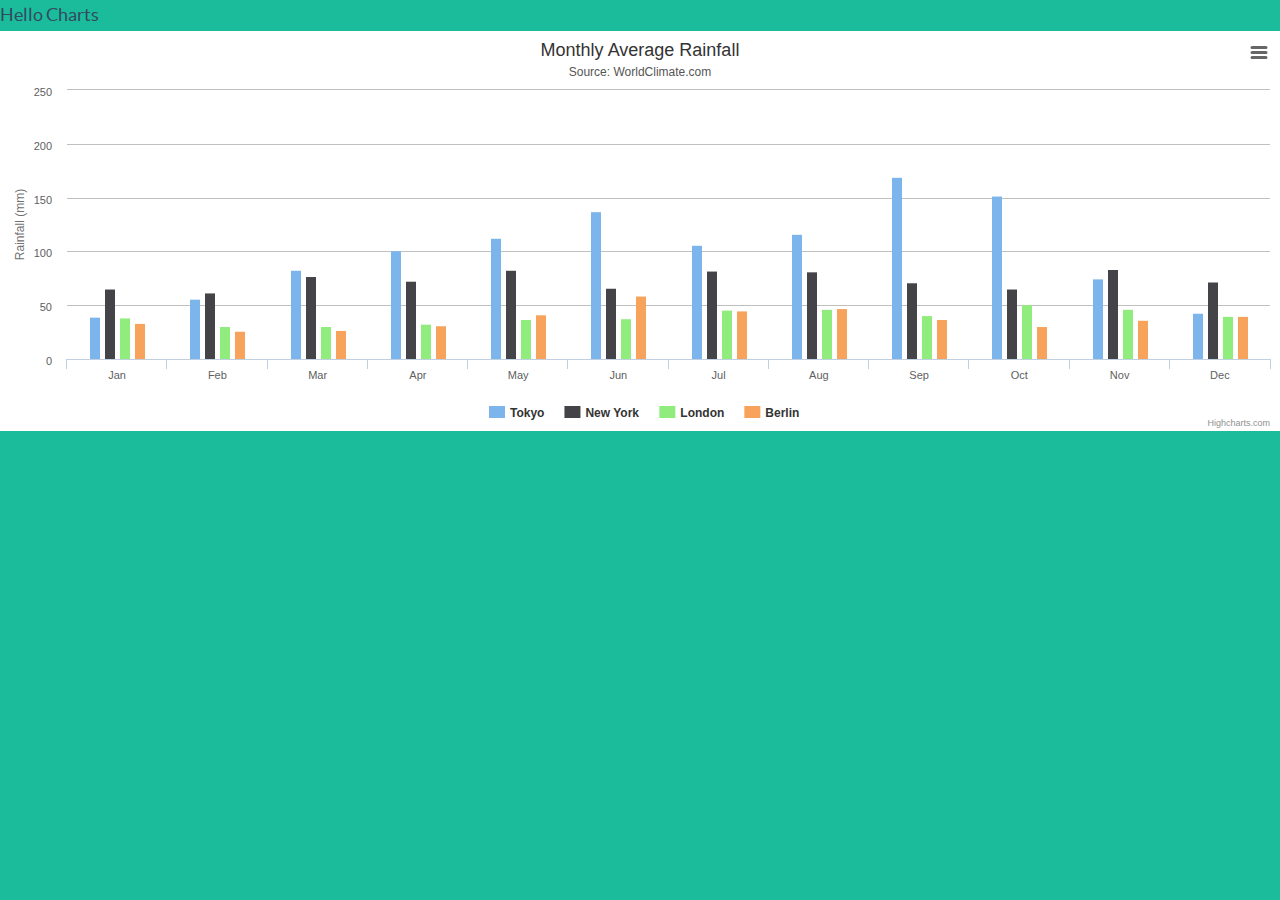
<file: charts.html>
<!DOCTYPE html>
<html lang="en">
  <head>
    <meta charset="utf-8">
    <title>Charts</title>
    <meta name="description" content="Flat UI Kit Free is a Twitter Bootstrap Framework design and Theme, this responsive framework includes a PSD and HTML version."/>

    <meta name="viewport" content="width=1000, initial-scale=1.0, maximum-scale=1.0">

    <!-- Loading Bootstrap -->
    <link href="assets/css/vendor/bootstrap.min.css" rel="stylesheet">

    <!-- Loading Flat UI -->
    <link href="assets/css/flat-ui.css" rel="stylesheet">
    <!-- <link href="docs/assets/css/demo.css" rel="stylesheet"> -->

    <link rel="shortcut icon" href="img/favicon.ico">
    <style type="text/css">
    body {
      background-color: #1abc9c;
    }
    </style>
    <!-- HTML5 shim, for IE6-8 support of HTML5 elements. All other JS at the end of file. -->
    <!--[if lt IE 9]>
      <script src="assets/js/vendor/html5shiv.js"></script>
      <script src="assets/js/vendor/respond.min.js"></script>
    <![endif]-->
    <script src="assets/js/jquery8.js"></script>

  </head>
      <script type="text/javascript">
  $(function () {
      $('#container').highcharts({
          chart: {
              type: 'column'
          },
          title: {
              text: 'Monthly Average Rainfall'
          },
          subtitle: {
              text: 'Source: WorldClimate.com'
          },
          xAxis: {
              categories: [
                  'Jan',
                  'Feb',
                  'Mar',
                  'Apr',
                  'May',
                  'Jun',
                  'Jul',
                  'Aug',
                  'Sep',
                  'Oct',
                  'Nov',
                  'Dec'
              ]
          },
          yAxis: {
              min: 0,
              title: {
                  text: 'Rainfall (mm)'
              }
          },
          tooltip: {
              headerFormat: '<span style="font-size:10px">{point.key}</span><table>',
              pointFormat: '<tr><td style="color:{series.color};padding:0">{series.name}: </td>' +
                  '<td style="padding:0"><b>{point.y:.1f} mm</b></td></tr>',
              footerFormat: '</table>',
              shared: true,
              useHTML: true
          },
          plotOptions: {
              column: {
                  pointPadding: 0.2,
                  borderWidth: 0
              }
          },
          series: [{
              name: 'Tokyo',
              data: [49.9, 71.5, 106.4, 129.2, 144.0, 176.0, 135.6, 148.5, 216.4, 194.1, 95.6, 54.4]

          }, {
              name: 'New York',
              data: [83.6, 78.8, 98.5, 93.4, 106.0, 84.5, 105.0, 104.3, 91.2, 83.5, 106.6, 92.3]

          }, {
              name: 'London',
              data: [48.9, 38.8, 39.3, 41.4, 47.0, 48.3, 59.0, 59.6, 52.4, 65.2, 59.3, 51.2]

          }, {
              name: 'Berlin',
              data: [42.4, 33.2, 34.5, 39.7, 52.6, 75.5, 57.4, 60.4, 47.6, 39.1, 46.8, 51.1]

          }]
      });
  });
      </script>
  <body>
    <div >
    Hello Charts
    </div>
    <div id="container" style="min-width: 310px; height: 400px; margin: 0 auto"></div>


    <script src="assets/js/vendor/jquery.min.js"></script>
    <script src="assets/js/flat-ui.min.js"></script>
    <!-- Load the charts -->
    <script src="assets/js/highcharts/highcharts.js"></script>
    <script src="assets/js/highcharts/modules/exporting.js"></script>
    <!-- <script src="docs/assets/js/application.js"></script> -->

    <script>
      videojs.options.flash.swf = "assets/js/vendors/video-js.swf"
    </script>
  </body>
</html>
</file>
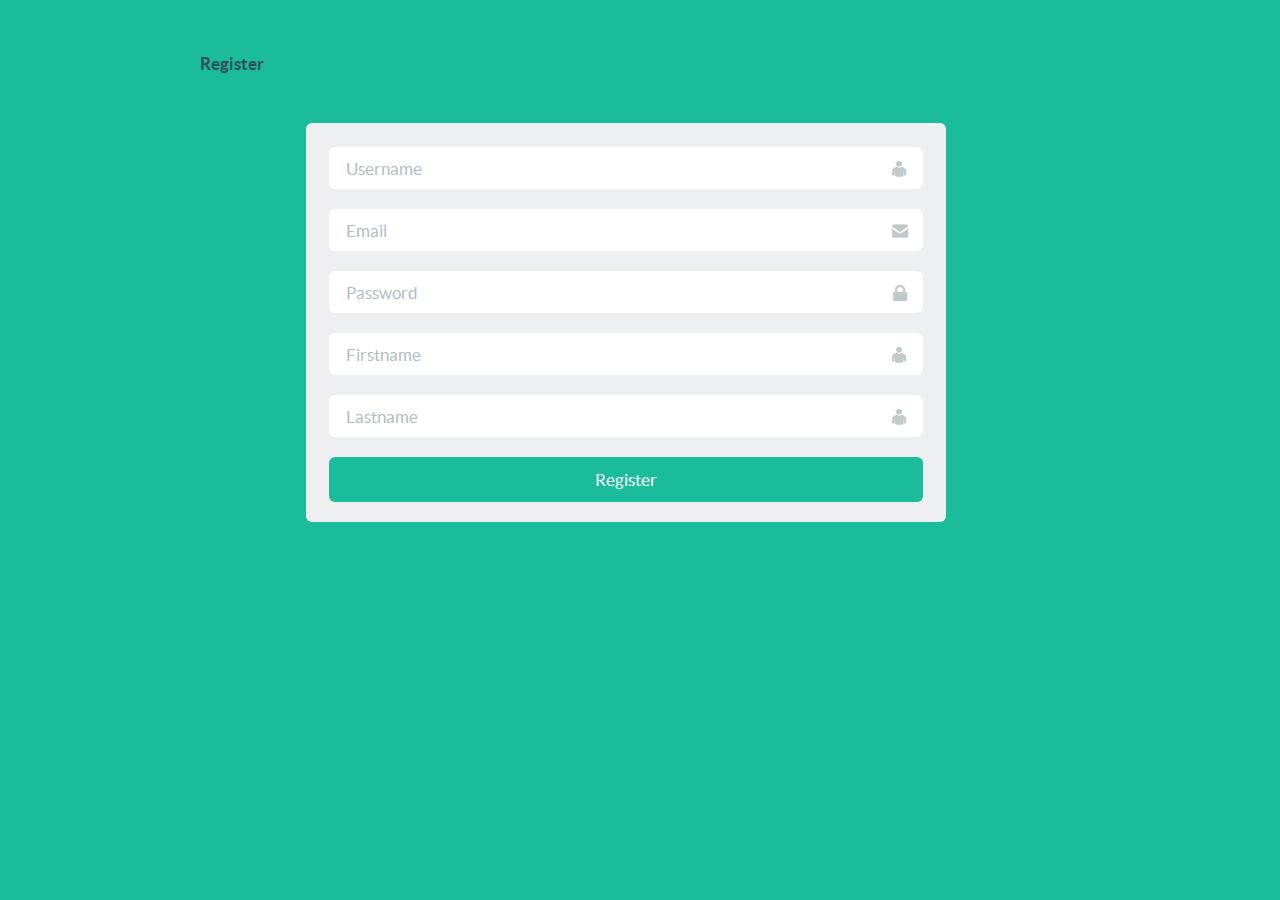
<file: register.html>
<!DOCTYPE html PUBLIC "-//W3C//DTD XHTML 1.0 Transitional//EN" "http://www.w3.org/TR/xhtml1/DTD/xhtml1-transitional.dtd">
<html xmlns="http://www.w3.org/1999/xhtml">
<head>
  <meta charset="utf-8">
    <title>TeamD InfSec Project Register</title>
    <meta name="description" content=""/>

    <meta name="viewport" content="width=1000, initial-scale=1.0, maximum-scale=1.0">

    <!-- Loading Bootstrap -->
    <link href="assets/css/vendor/bootstrap.min.css" rel="stylesheet">

    <!-- Loading Flat UI -->
    <link href="assets/css/flat-ui.css" rel="stylesheet">
    <!-- <link href="docs/assets/css/demo.css" rel="stylesheet"> -->

    <link rel="shortcut icon" href="img/favicon.ico">
    <style type="text/css">
    body {
      background-color: #1abc9c;
    }
    .login-form {
      max-width: 50vw;
    }
    </style>
    <!-- HTML5 shim, for IE6-8 support of HTML5 elements. All other JS at the end of file. -->
    <!--[if lt IE 9]>
      <script src="assets/js/vendor/html5shiv.js"></script>
      <script src="assets/js/vendor/respond.min.js"></script>
    <![endif]-->
</head>

<body>


<div>
      <div class="login-screen">
        <div class="login-icon">
          <h4><small>Register </small></h4>
        </div>

        <div class="login-form">
          <div class="form-group">
            <input type="text" class="form-control login-field" value="" placeholder="Username" id="login-name" />
            <label class="login-field-icon fui-user" for="login-name"></label>
          </div>

          <div class="form-group">
            <input type="text" class="form-control login-field" value="" placeholder="Email" id="login-email" />
            <label class="login-field-icon fui-mail" for="login-email"></label>
          </div>
          
          
          <div class="form-group">
            <input type="password" class="form-control login-field" value="" placeholder="Password" id="login-pass" />
            <label class="login-field-icon fui-lock" for="login-pass"></label>
          </div>


<div class="form-group">
            <input type="firstname" class="form-control login-field" value="" placeholder="Firstname" id="login-pass" />
            <label class="login-field-icon fui-user" for="login-firstname"></label>
          </div>
          
          
          <div class="form-group">
            <input type="lastname" class="form-control login-field" value="" placeholder="Lastname" id="login-pass" />
            <label class="login-field-icon fui-user" for="login-pass"></label>
          </div>






          <!-----<a class="btn btn-primary btn-lg btn-block" href="charts.html">Log in</a> --->
          <input class="btn btn-primary btn-lg btn-block" type="submit" name="reg_submit" value="Register"/>

          

        </div>
      </div>
    </div>


    <script src="assets/js/vendor/jquery.min.js"></script>
    <script src="assets/js/flat-ui.min.js"></script>
    <!-- <script src="docs/assets/js/application.js"></script> -->

    <script>
      videojs.options.flash.swf = "assets/js/vendors/video-js.swf"
    </script>
</body>
</html>
</file>
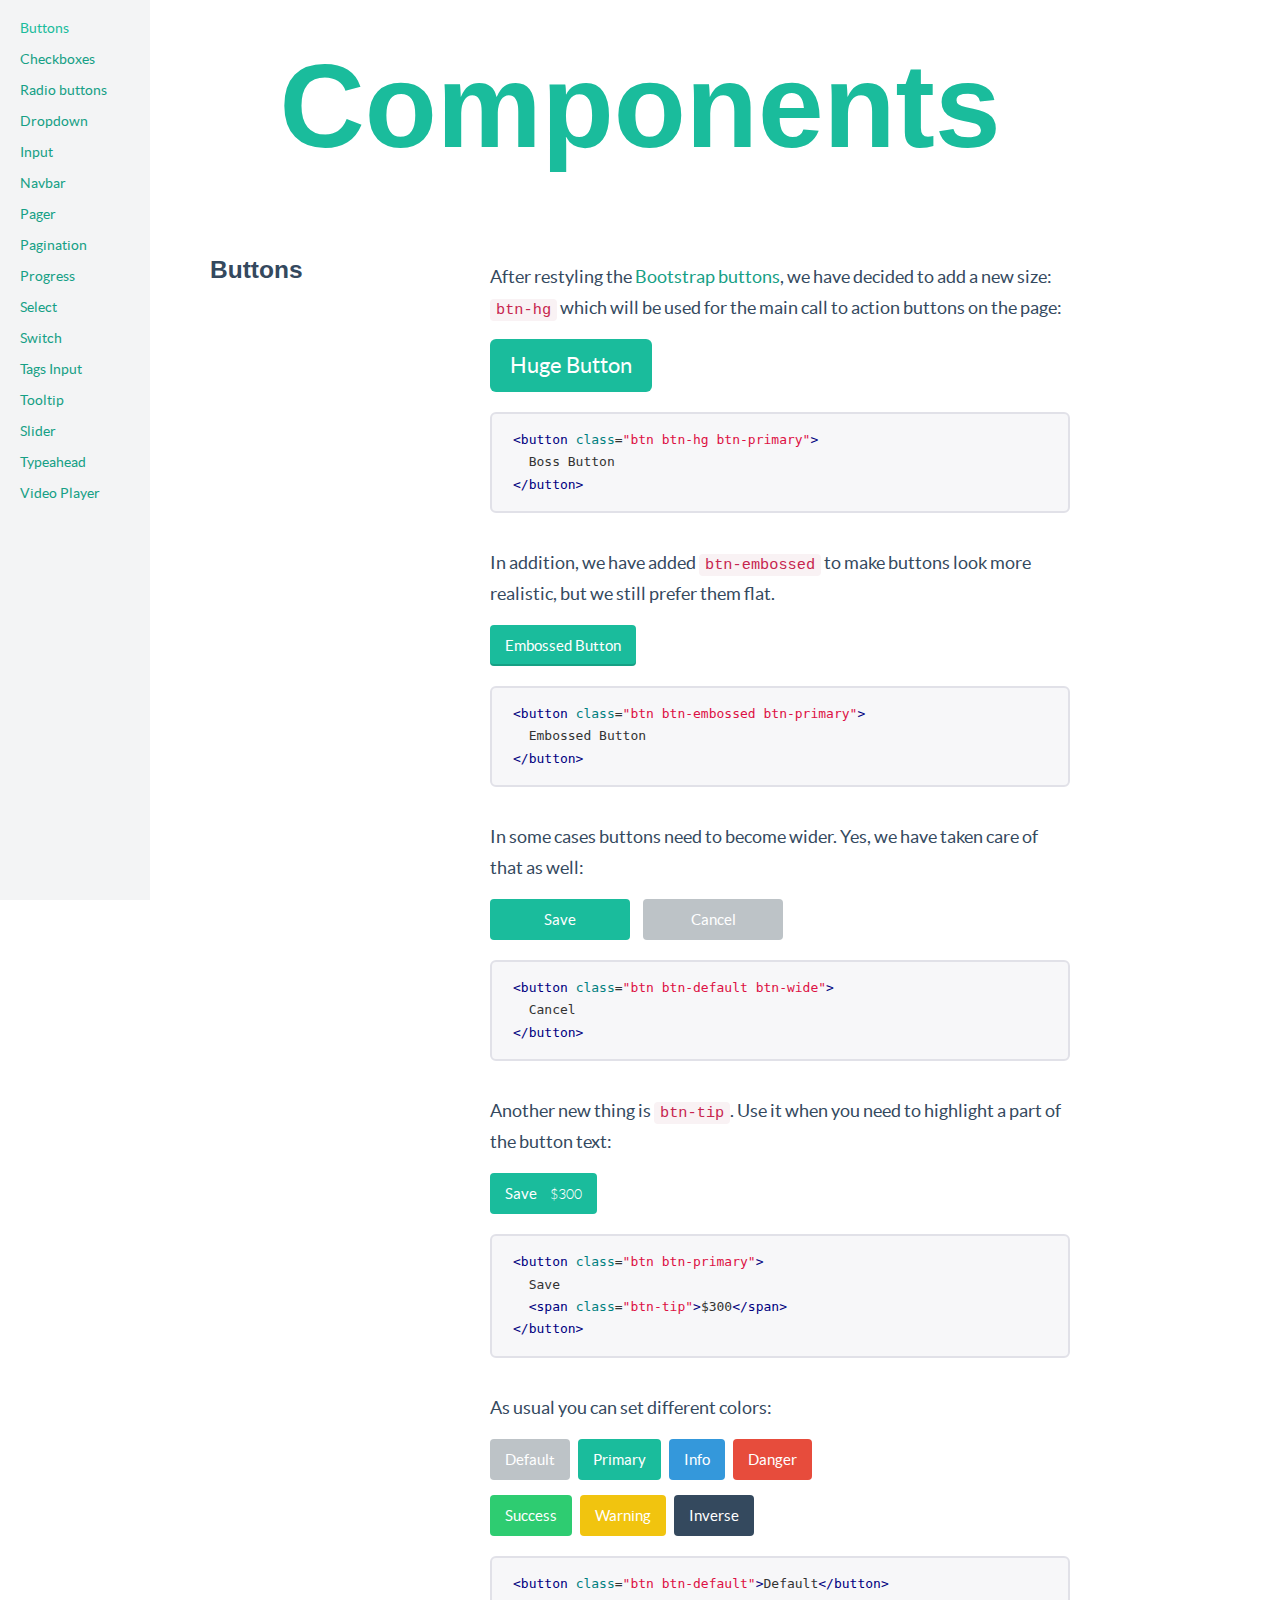
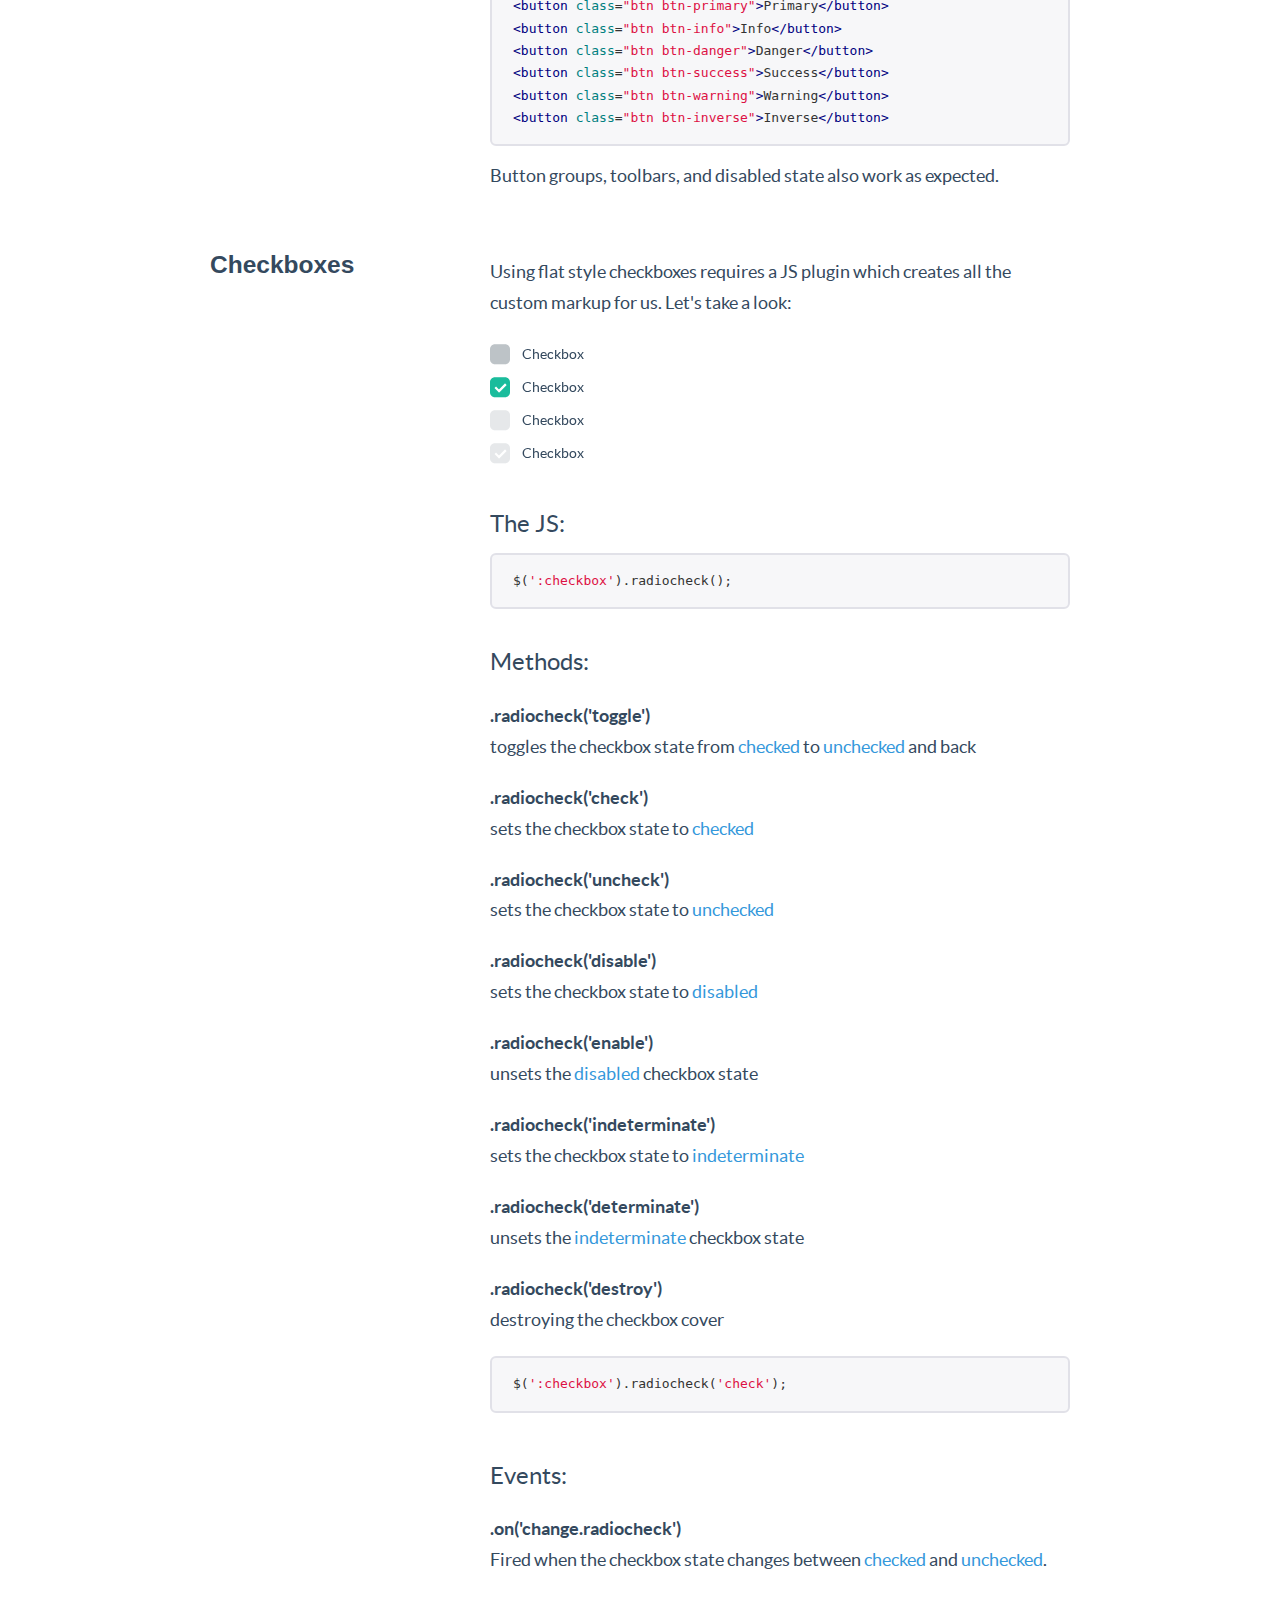
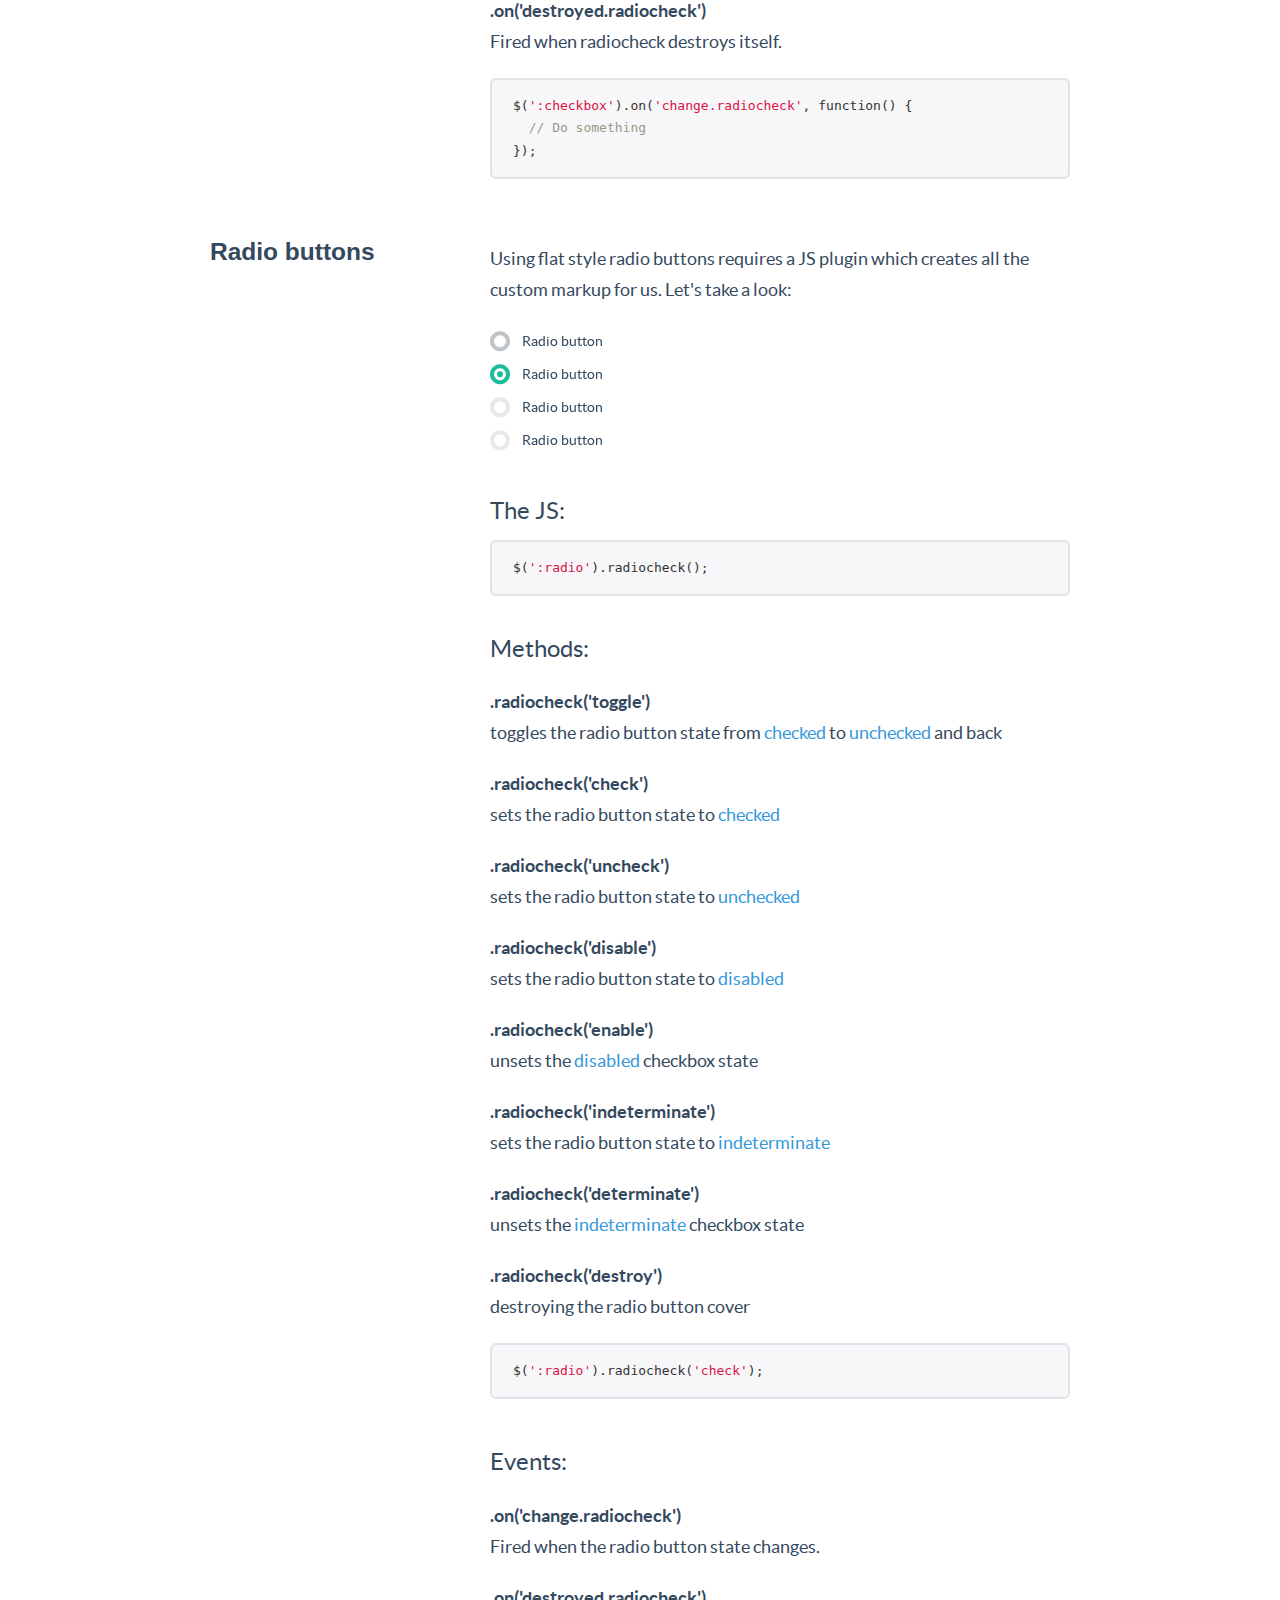
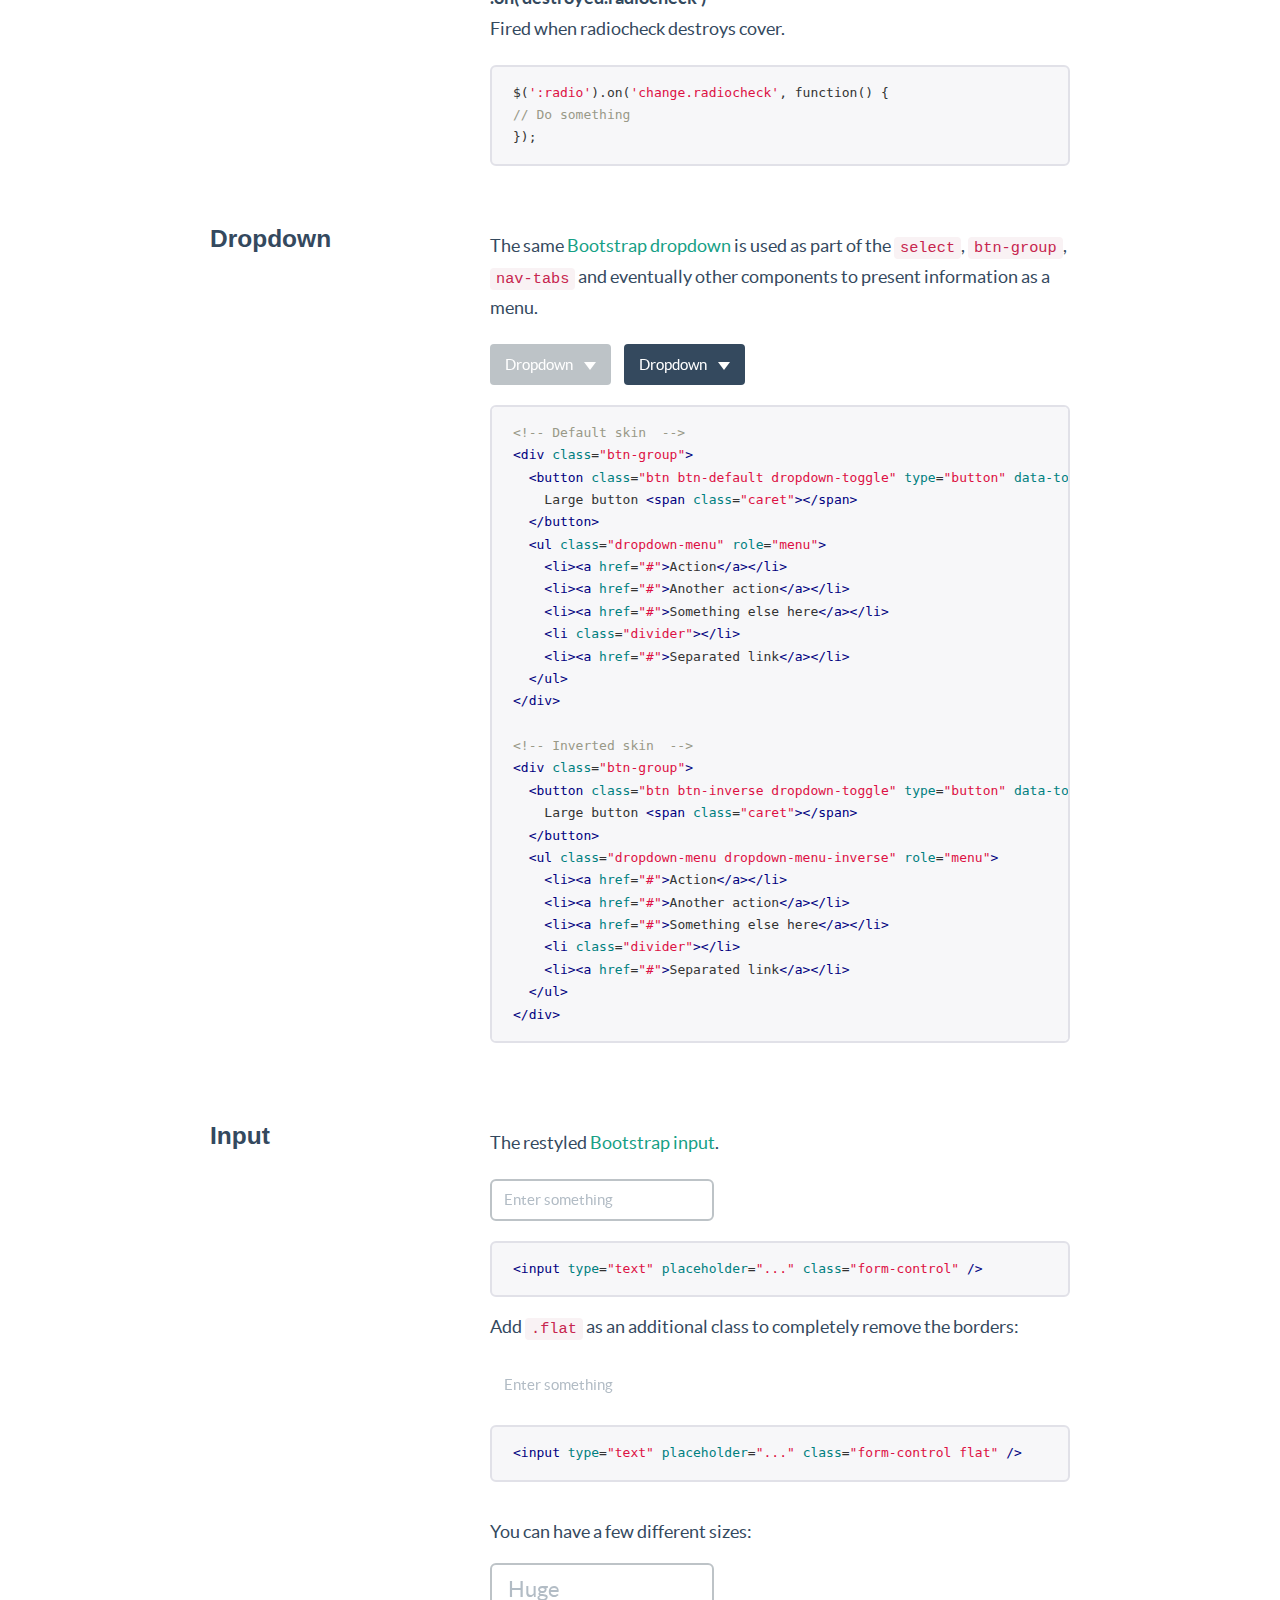
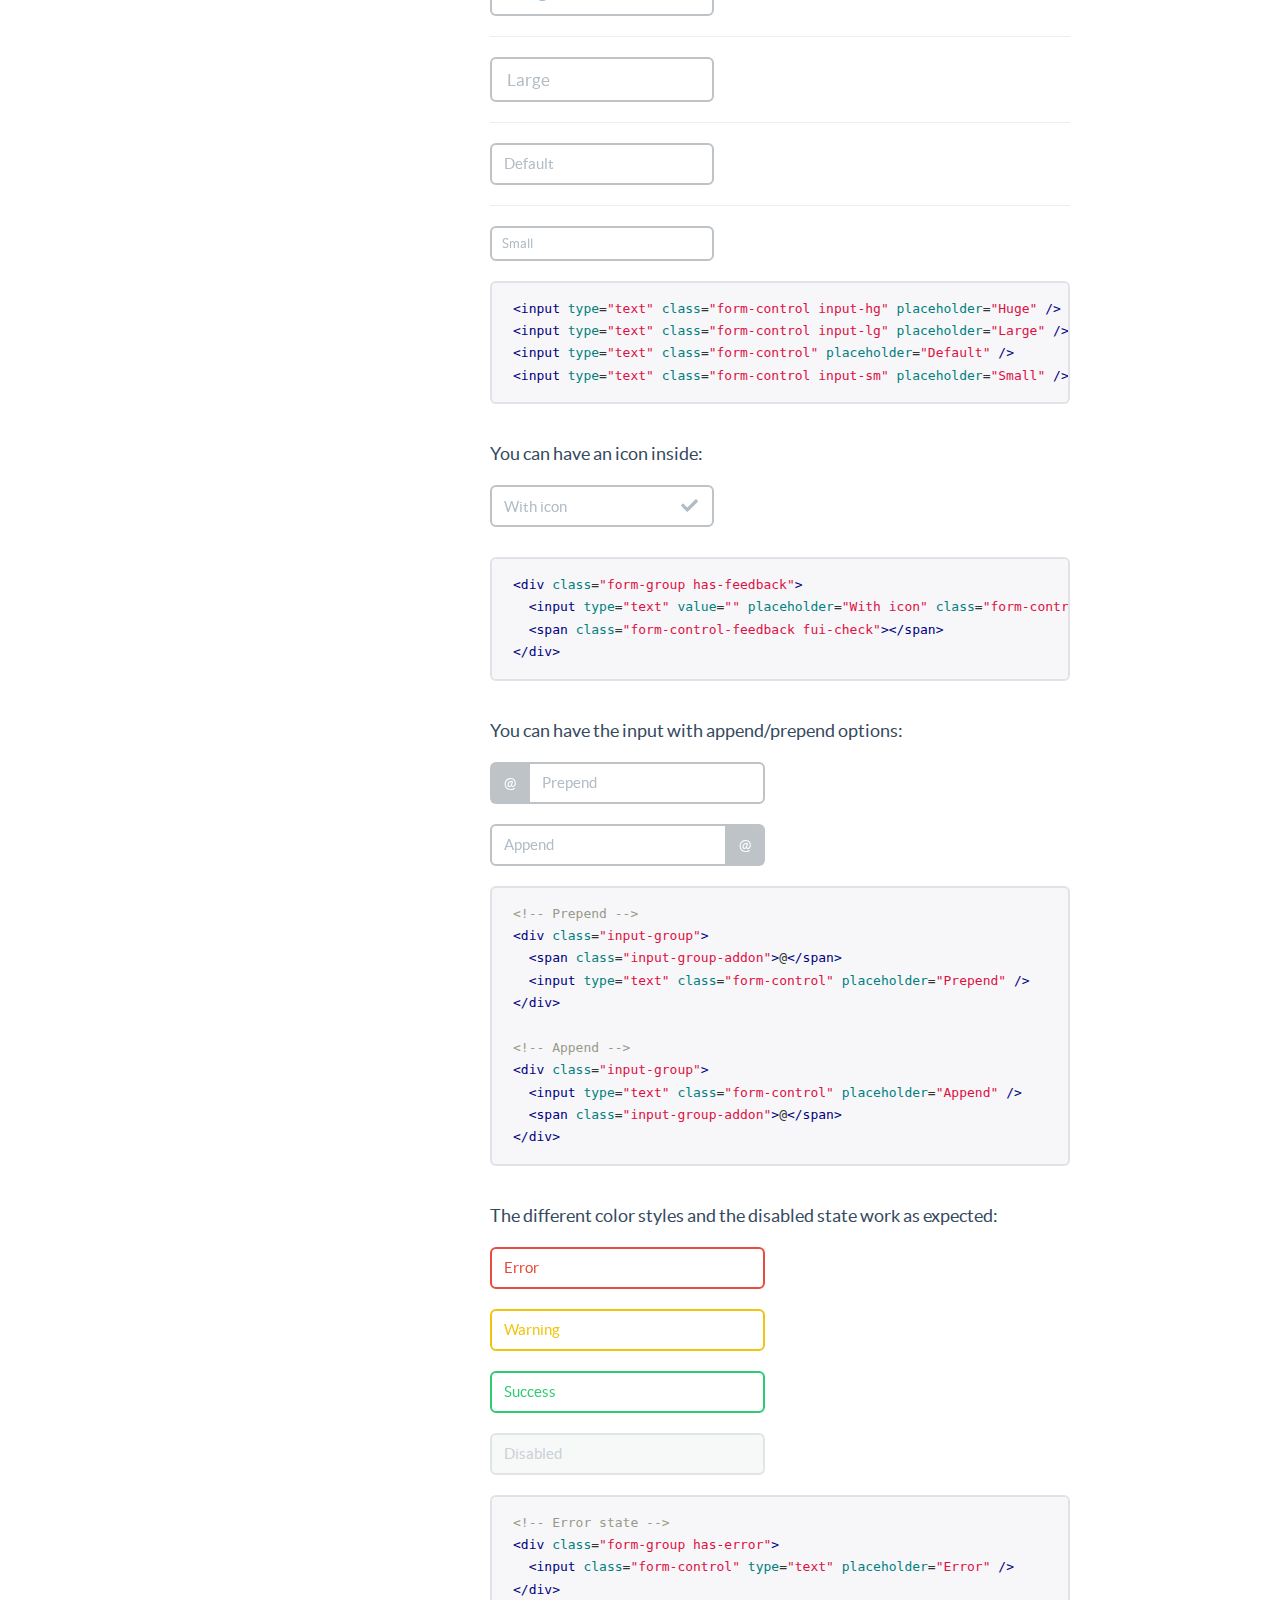
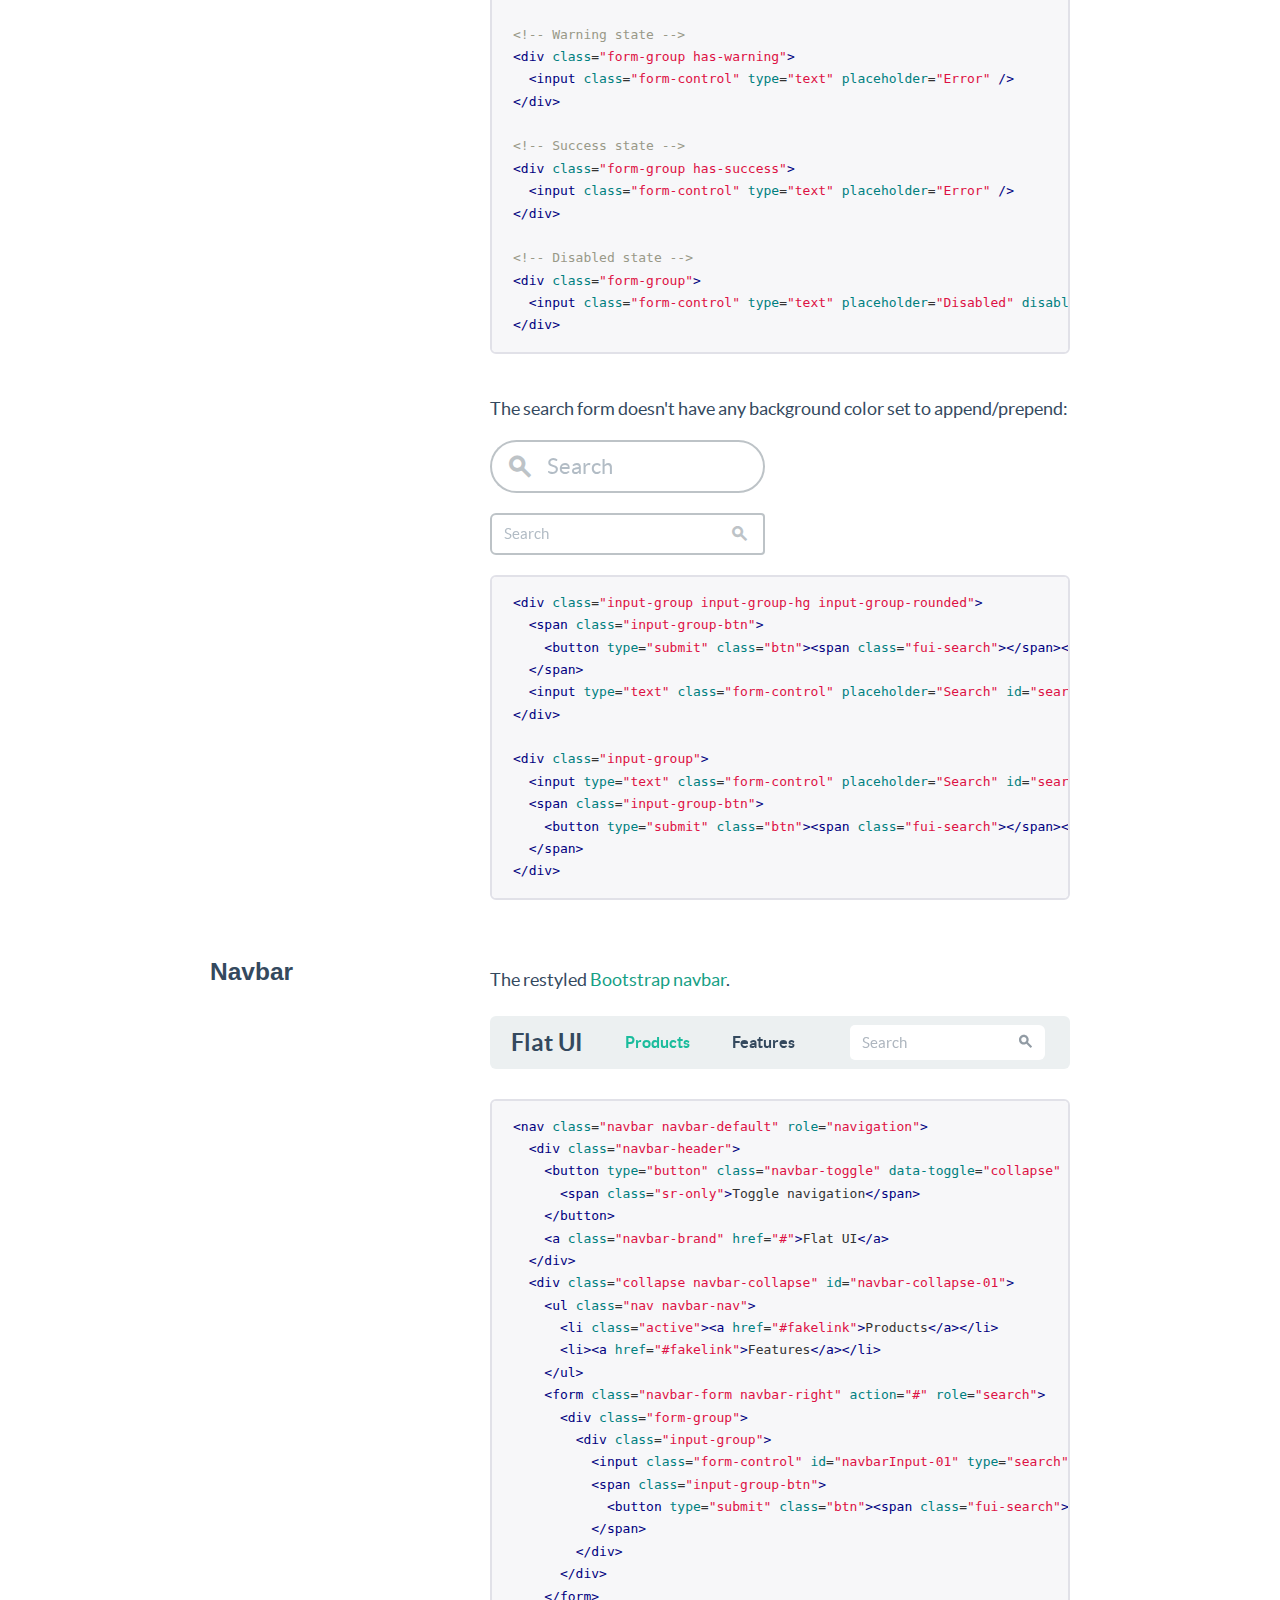
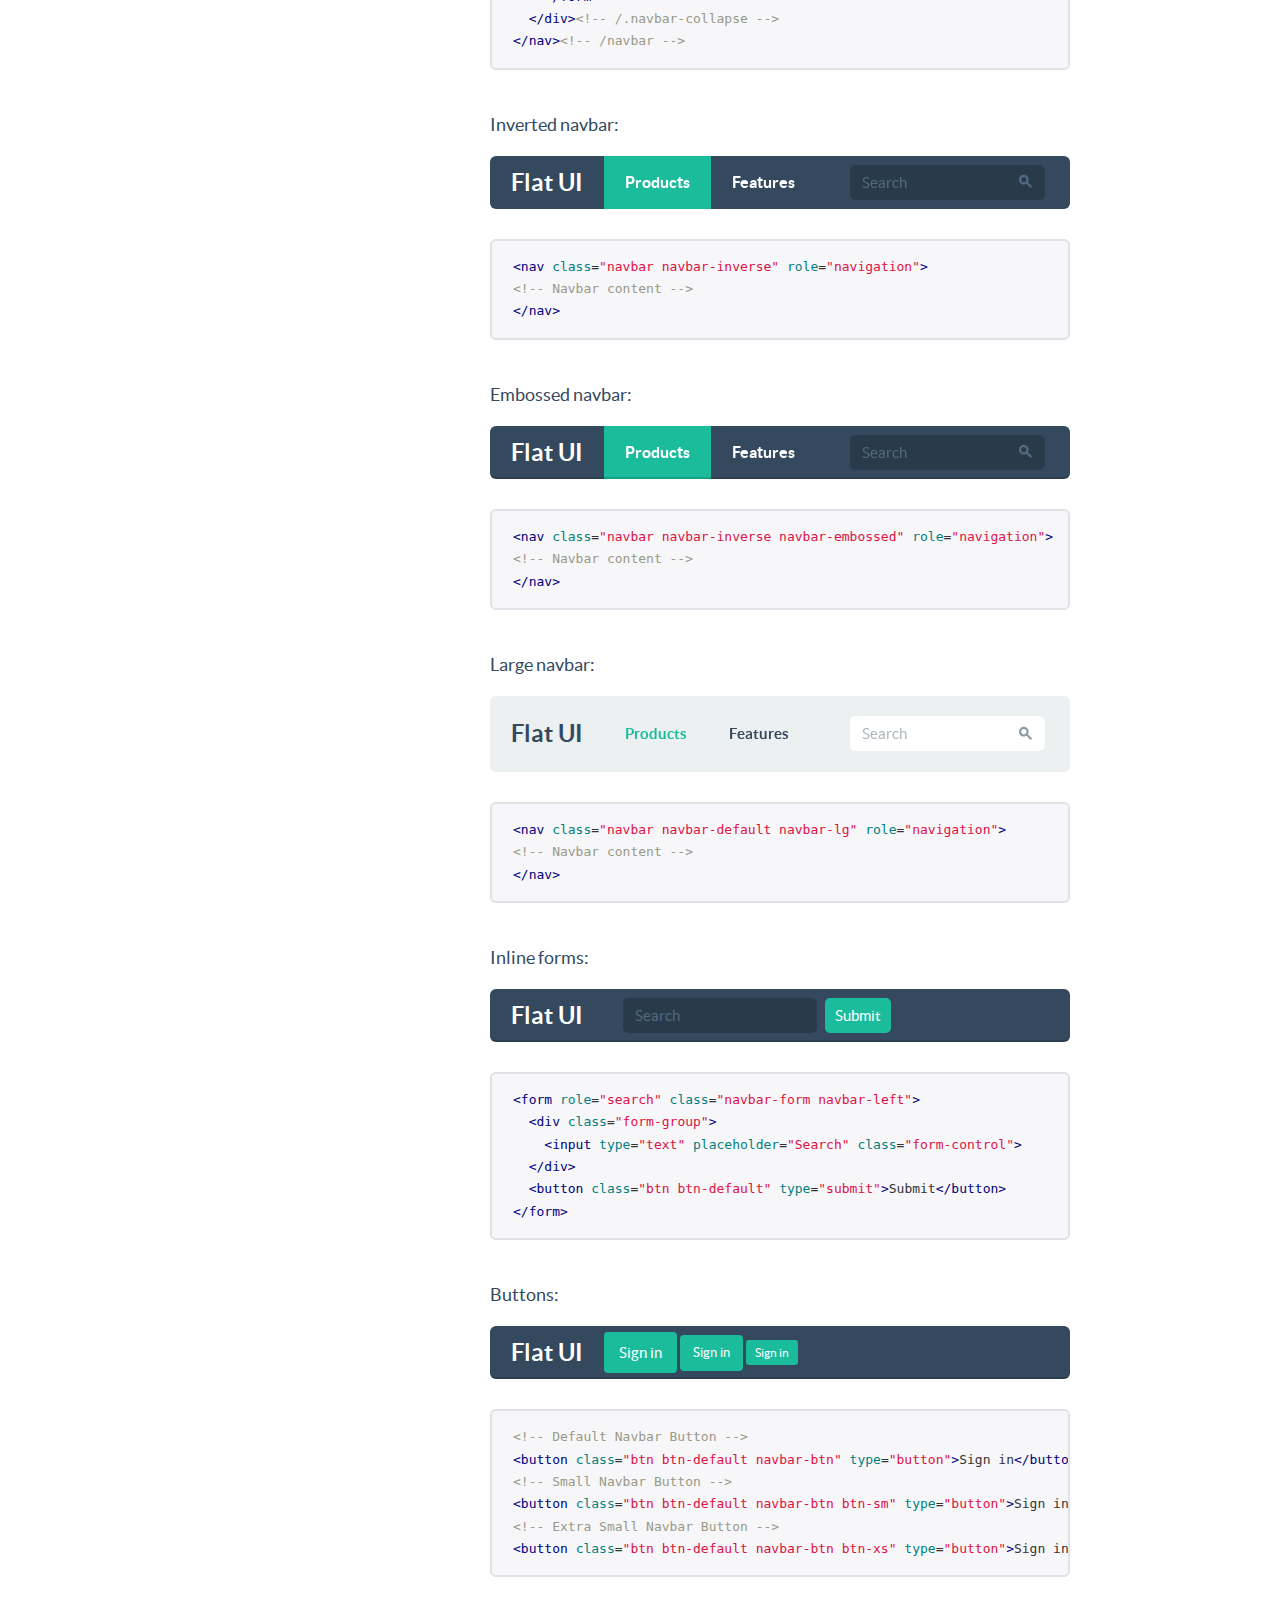
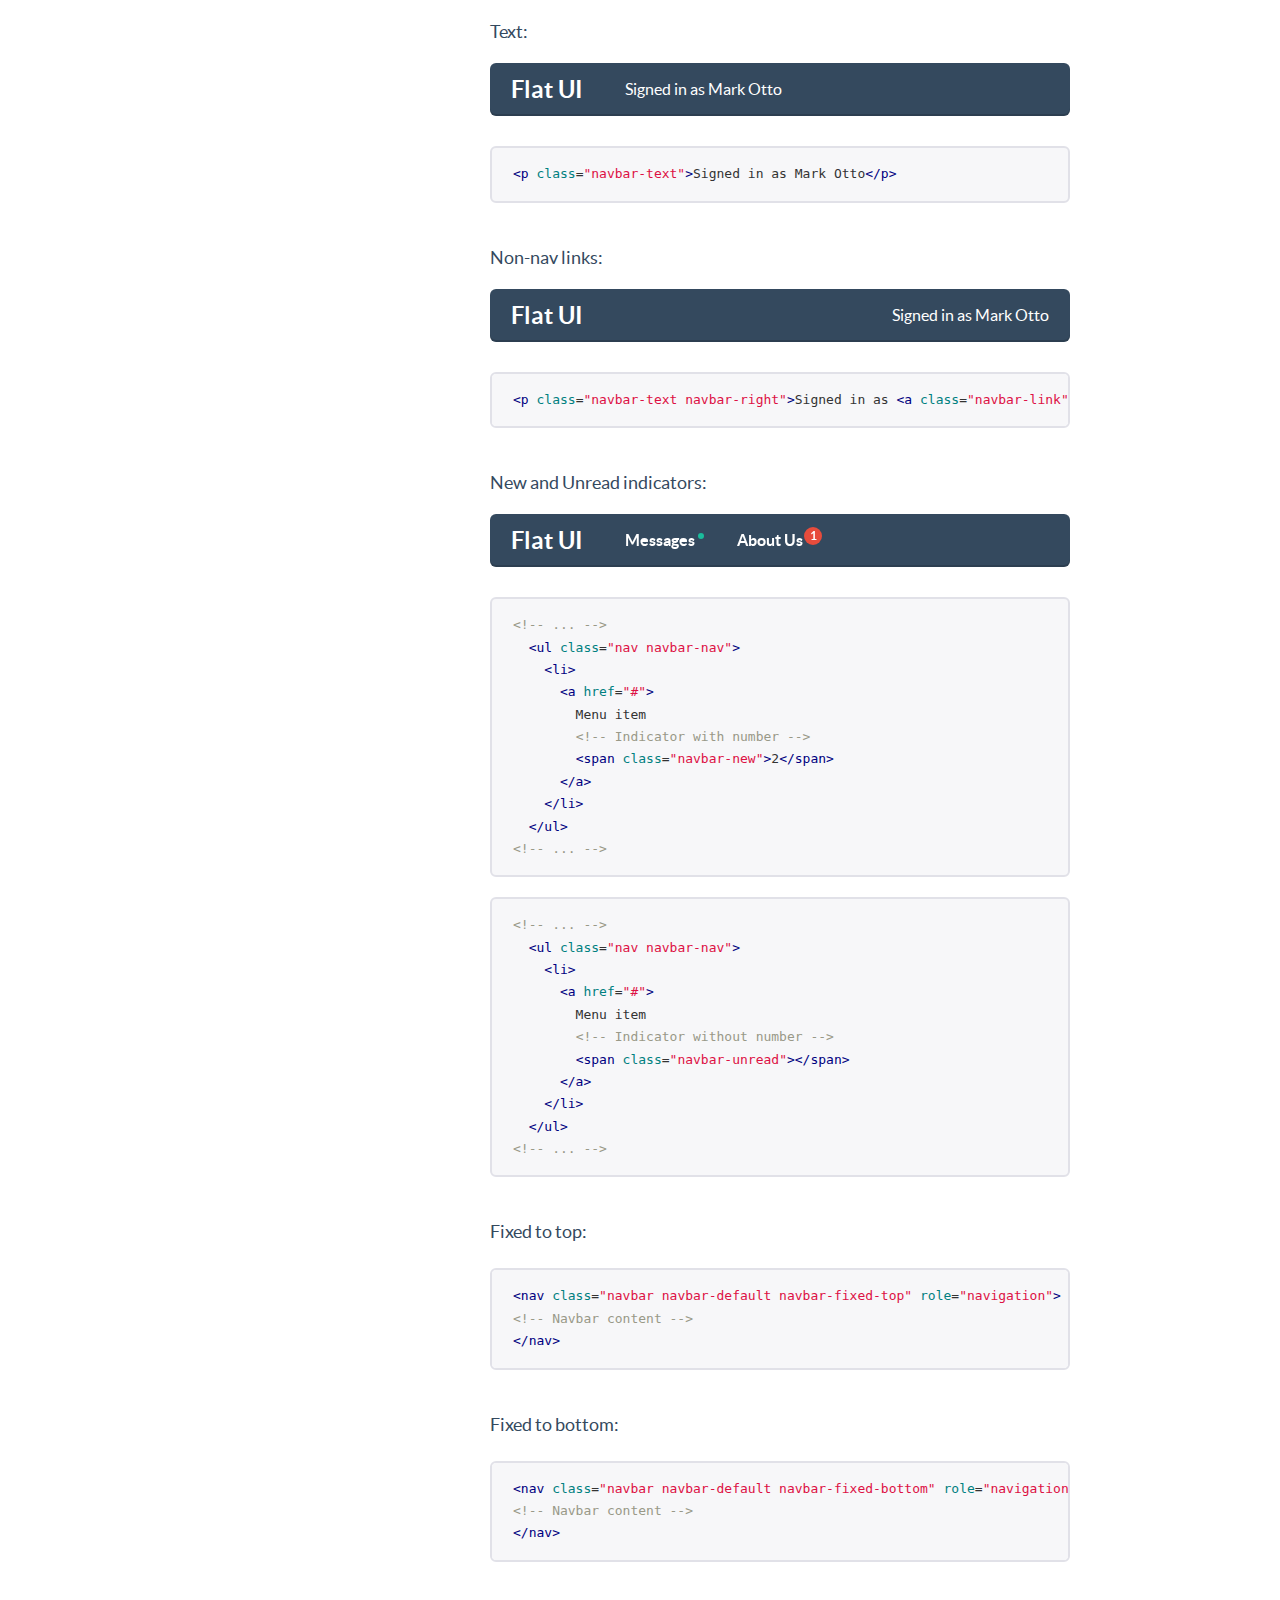
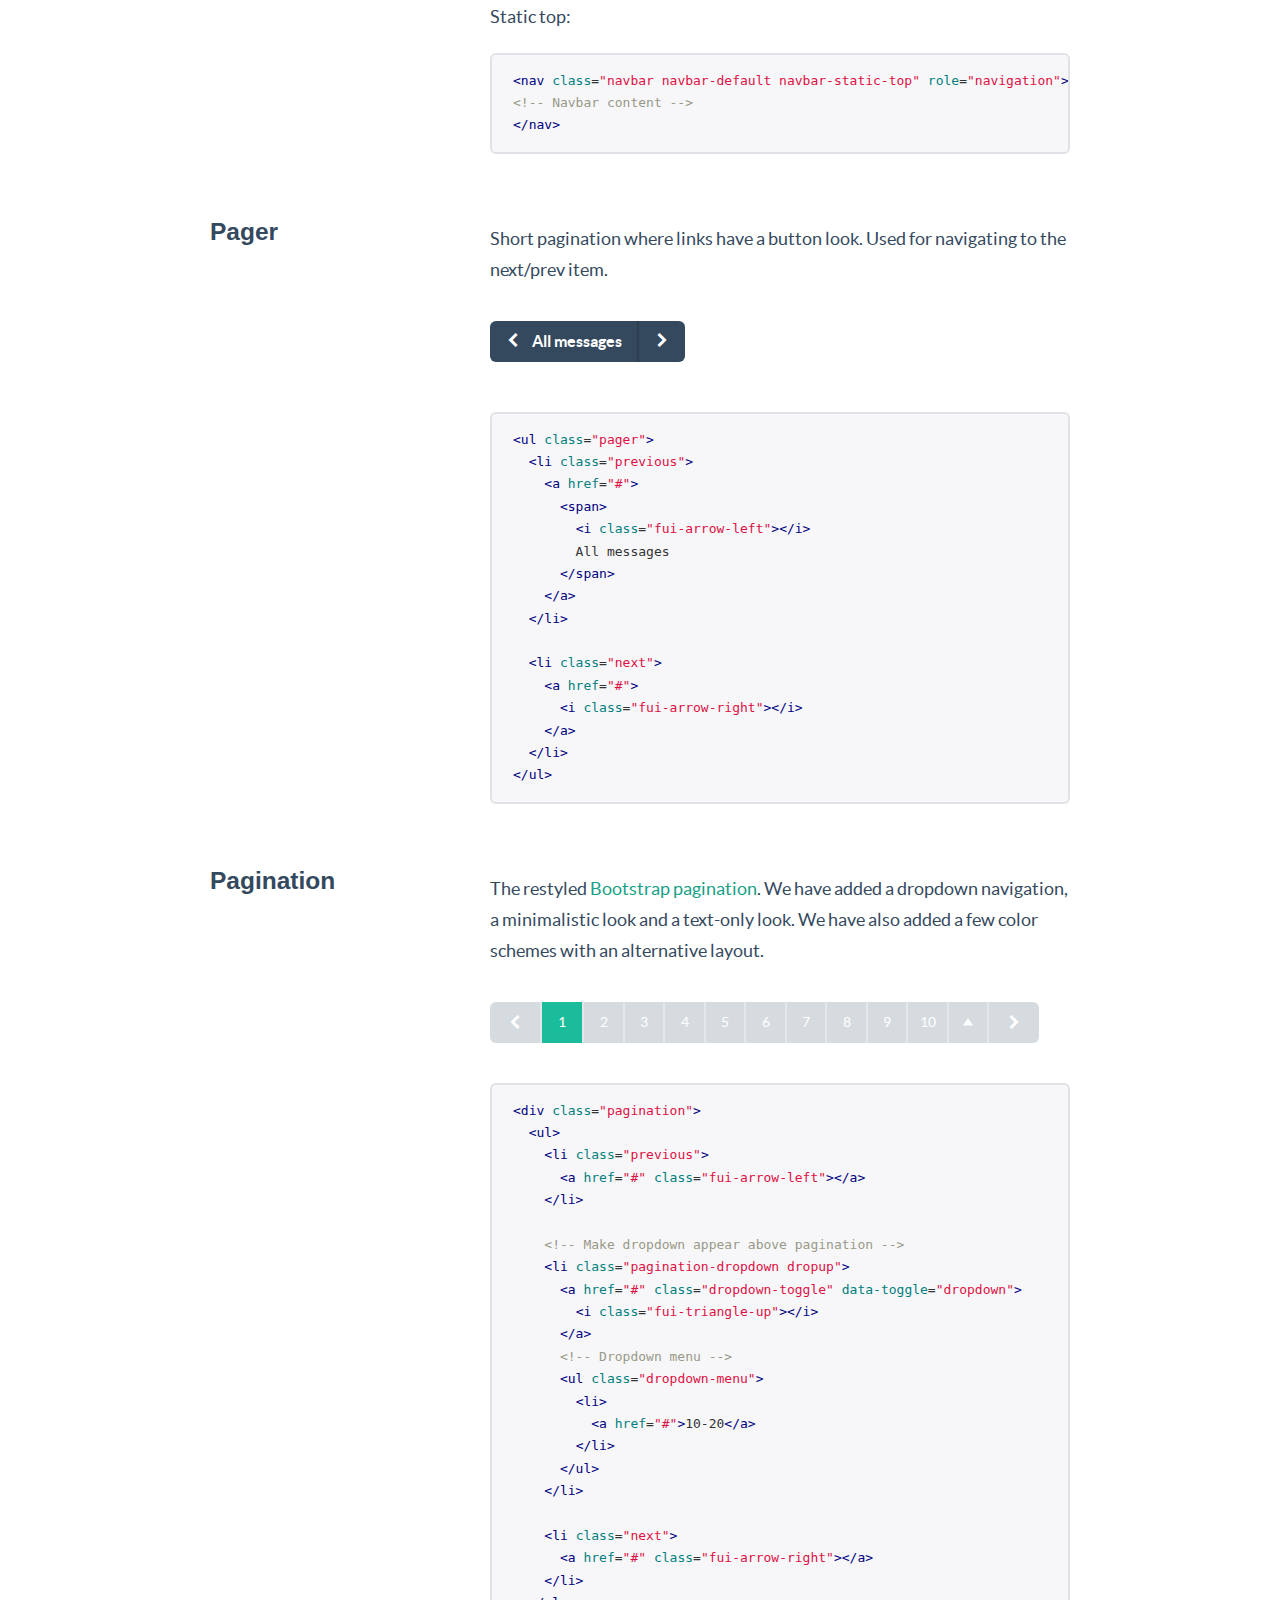
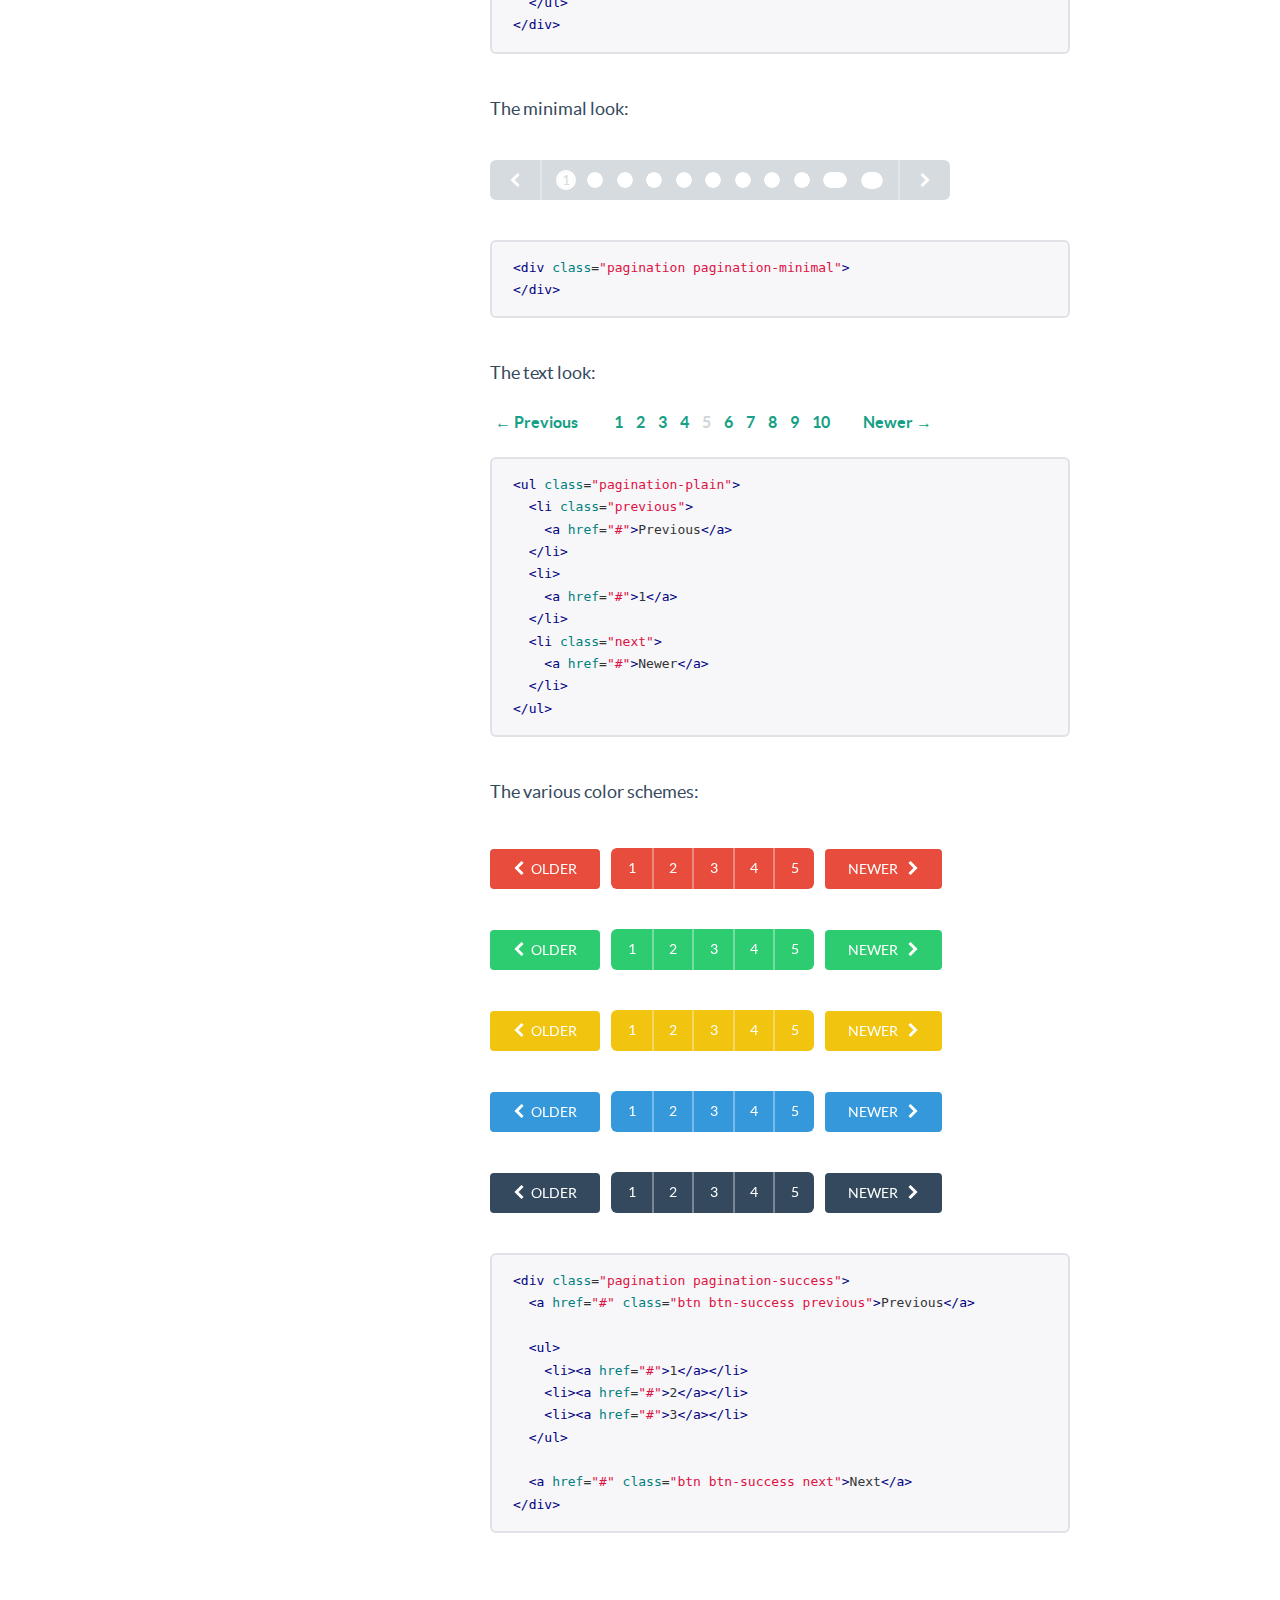
<file: extra/Flat-UI-2.2.1/docs/components.html>
<!DOCTYPE html>
<html lang="en">
  <head>
    <meta charset="utf-8">
    <title>Components &middot; Flat UI Free</title>
    <meta name="viewport" content="width=device-width, initial-scale=1.0">

    <!-- Loading Bootstrap -->
    <link href="../dist/css/vendor/bootstrap.min.css" rel="stylesheet">

    <!-- Loading Flat UI -->
    <link href="../dist/css/flat-ui.min.css" rel="stylesheet">
    <link href="assets/css/docs.css" rel="stylesheet">

    <link rel="shortcut icon" href="../img/favicon.ico">

    <!-- HTML5 shim, for IE6-8 support of HTML5 elements. All other JS at the end of file. -->
    <!--[if lt IE 9]>
      <script src="../dist/js/vendor/html5shiv.js"></script>
      <script src="../dist/js/vendor/respond.min.js"></script>
    <![endif]-->
  </head>
  <body>
    <ul class="demo-sidebar hide-on-tablets">
      <li><a href="#fui-button">Buttons</a></li>
      <li><a href="#fui-checkbox">Checkboxes</a></li>
      <li><a href="#fui-radio">Radio buttons</a></li>
      <li><a href="#fui-dropdown">Dropdown</a></li>
      <li><a href="#fui-input">Input</a></li>
      <li><a href="#fui-navbar">Navbar</a></li>
      <li><a href="#fui-pager">Pager</a></li>
      <li><a href="#fui-pagination">Pagination</a></li>
      <li><a href="#fui-progress">Progress</a></li>
      <li><a href="#fui-select">Select</a></li>
      <li><a href="#fui-switch">Switch</a></li>
      <li><a href="#fui-tagsinput">Tags Input</a></li>
      <li><a href="#fui-tooltip">Tooltip</a></li>
      <li><a href="#fui-slider">Slider</a></li>
      <li><a href="#fui-typeahead">Typeahead</a></li>
      <li><a href="#fui-videoplayer">Video Player</a></li>
    </ul> <!-- /nav -->

		<h1 class="demo-headline">Components</h1>
    <div class="container">
    	<div id="fui-button"></div>

      <div class="demo-row">
        <div class="demo-title">
          <h3>Buttons</h3>
        </div>

        <div class="demo-content">
          <p>
            After restyling the <a href="http://getbootstrap.com/css/#buttons">Bootstrap buttons</a>, we have decided to add a new size: <code>btn-hg</code> which will be used for the main call to action buttons on the page:
          </p>
          <p class="mbl">
            <button class="btn btn-hg btn-primary">Huge Button</button>
          </p>
<pre class="prettyprint">
&lt;button class="btn btn-hg btn-primary"&gt;
  Boss Button
&lt;/button&gt;
</pre>

          <p class="ptl">
            In addition, we have added <code>btn-embossed</code> to make buttons look more realistic, but we still prefer them flat.
          </p>
          <p class="mbl">
            <button class="btn btn-embossed btn-primary">Embossed Button</button>
          </p>
<pre class="prettyprint">
&lt;button class="btn btn-embossed btn-primary"&gt;
  Embossed Button
&lt;/button&gt;
</pre>

          <p class="ptl">
            In some cases buttons need to become wider. Yes, we have taken care of that as well:
          </p>
          <p class="mbl">
            <button class="btn btn-wide btn-primary mrm">Save</button>
            <button class="btn btn-wide btn-default">Cancel</button>
          </p>
<pre class="prettyprint">
&lt;button class="btn btn-default btn-wide"&gt;
  Cancel
&lt;/button&gt;
</pre>

          <p class="ptl">
            Another new thing is <code>btn-tip</code>. Use it when you need to highlight a part of the button text:
          </p>
          <p class="mbl">
            <button class="btn btn-primary">
              Save
              <span class="btn-tip">$300</span>
            </button>
          </p>
<pre class="prettyprint">
&lt;button class="btn btn-primary"&gt;
  Save
  &lt;span class="btn-tip"&gt;$300&lt;/span&gt;
&lt;/button&gt;
</pre>

          <p class="ptl">
            As usual you can set different colors:
          </p>
          <p>
	          <button class="btn btn-default mrs">Default</button>
            <button class="btn btn-primary mrs">Primary</button>
            <button class="btn btn-info mrs">Info</button>
            <button class="btn btn-danger mrs">Danger</button>
          </p>
          <p class="mbl">
            <button class="btn btn-success mrs">Success</button>
            <button class="btn btn-warning mrs">Warning</button>
            <button class="btn btn-inverse mrs">Inverse</button>
          </p>
<pre class="prettyprint">
&lt;button class="btn btn-default"&gt;Default&lt;/button&gt;
&lt;button class="btn btn-primary"&gt;Primary&lt;/button&gt;
&lt;button class="btn btn-info"&gt;Info&lt;/button&gt;
&lt;button class="btn btn-danger"&gt;Danger&lt;/button&gt;
&lt;button class="btn btn-success"&gt;Success&lt;/button&gt;
&lt;button class="btn btn-warning"&gt;Warning&lt;/button&gt;
&lt;button class="btn btn-inverse"&gt;Inverse&lt;/button&gt;
</pre>

          <p>
            Button groups, toolbars, and disabled state also work as expected.
          </p>

          <div id="fui-checkbox"></div>
        </div>
      </div><!-- /.demo-row -->


      <div class="demo-row">
        <div class="demo-title">
          <h3>Checkboxes</h3>
        </div>

        <div class="demo-content">
          <p>
            Using flat style checkboxes requires a JS plugin which creates all the custom markup for us. Let's take a look:
          </p>
          <form action="#">
            <div class="row">
              <div class="col-md-6">
                <label class="checkbox" for="checkbox1">
                  <input type="checkbox" value="" id="checkbox1" data-toggle="checkbox">
                  Checkbox
                </label>
                <label class="checkbox" for="checkbox2">
                  <input type="checkbox" value="" id="checkbox2" checked="checked" data-toggle="checkbox">
                  Checkbox
                </label>
                <label class="checkbox" for="checkbox3">
                  <input type="checkbox" value="" id="checkbox3" data-toggle="checkbox" disabled="">
                  Checkbox
                </label>
                <label class="checkbox" for="checkbox4">
                  <input type="checkbox" value="" id="checkbox4" checked="checked" data-toggle="checkbox" disabled="">
                  Checkbox
                </label>
              </div>
            </div>
          </form>

          <h6 class="ptl">The JS:</h6>
<pre class="prettyprint">
$(':checkbox').radiocheck();
</pre>

          <div class="pvm">
            <h6>Methods:</h6>
          </div>
          <p class="mbl">
            <strong>.radiocheck('toggle')</strong>
            <br/>
            toggles the checkbox state from <span class="text-info">checked</span>
            to <span class="text-info">unchecked</span> and back
          </p>
          <p class="mbl">
            <strong>.radiocheck('check')</strong>
            <br/>
            sets the checkbox state to <span class="text-info">checked</span>
          </p>
          <p class="mbl">
            <strong>.radiocheck('uncheck')</strong>
            <br/>
            sets the checkbox state to <span class="text-info">unchecked</span>
          </p>
          <p class="mbl">
            <strong>.radiocheck('disable')</strong>
            <br/>
            sets the checkbox state to <span class="text-info">disabled</span>
          </p>
          <p class="mbl">
            <strong>.radiocheck('enable')</strong>
            <br/>
            unsets the <span class="text-info">disabled</span> checkbox state
          </p>
          <p class="mbl">
            <strong>.radiocheck('indeterminate')</strong>
            <br/>
            sets the checkbox state to <span class="text-info">indeterminate</span>
          </p>
          <p class="mbl">
            <strong>.radiocheck('determinate')</strong>
            <br/>
            unsets the <span class="text-info">indeterminate</span> checkbox state
          </p>
          <p class="mbl">
            <strong>.radiocheck('destroy')</strong>
            <br/>
            destroying the checkbox cover
          </p>
<pre class="prettyprint">
$(':checkbox').radiocheck('check');
</pre>

          <div class="pbm ptl">
            <h6>Events:</h6>
          </div>
          <p class="mbl">
            <strong>.on('change.radiocheck')</strong>
            <br/>
            Fired when the checkbox state changes between
            <span class="text-info">checked</span> and
            <span class="text-info">unchecked</span>.
          </p>
          <p class="mbl">
            <strong>.on('destroyed.radiocheck')</strong>
            <br/>
            Fired when radiocheck destroys itself.
          </p>
<pre class="prettyprint">
$(':checkbox').on('change.radiocheck', function() {
  // Do something
});
</pre>
          <div id="fui-radio"></div>
        </div> <!-- /.demo-content -->
      </div> <!-- /.demo-row -->


      <div class="demo-row">
        <div class="demo-title">
          <h3>Radio buttons</h3>
        </div>

        <div class="demo-content">
          <p>
            Using flat style radio buttons requires a JS plugin which creates all the custom markup for us. Let's take a look:
          </p>
          <form action="#">
            <div class="row">
              <div class="col-md-6">
                <label class="radio" for="radio1">
                  <input type="radio" name="optionsRadios1" value="" id="radio1" data-toggle="radio">
                  Radio button
                </label>
                <label class="radio" for="radio2">
                  <input type="radio" name="optionsRadios1" value="" id="radio2" data-toggle="radio" checked="checked" >
                  Radio button
                </label>
                <label class="radio" for="radio3">
                  <input type="radio" name="optionsRadios1" value="" id="radio3" data-toggle="radio" disabled="">
                  Radio button
                </label>
                <label class="radio" for="radio4">
                  <input type="radio" name="optionsRadios1" value="" id="radio4" data-toggle="radio" disabled="">
                  Radio button
                </label>
              </div>
            </div>
          </form>

          <h6 class="ptl">The JS:</h6>
<pre class="prettyprint">
$(':radio').radiocheck();
</pre>

          <div class="pvm">
            <h6>Methods:</h6>
          </div>
          <p class="mbl">
            <strong>.radiocheck('toggle')</strong>
            <br/>
            toggles the radio button state from <span class="text-info">checked</span>
            to <span class="text-info">unchecked</span> and back
          </p>
          <p class="mbl">
            <strong>.radiocheck('check')</strong>
            <br/>
            sets the radio button state to <span class="text-info">checked</span>
          </p>
          <p class="mbl">
            <strong>.radiocheck('uncheck')</strong>
            <br/>
            sets the radio button state to <span class="text-info">unchecked</span>
          </p>
          <p class="mbl">
            <strong>.radiocheck('disable')</strong>
            <br/>
            sets the radio button state to <span class="text-info">disabled</span>
          </p>
          <p class="mbl">
            <strong>.radiocheck('enable')</strong>
            <br/>
            unsets the <span class="text-info">disabled</span> checkbox state
          </p>
          <p class="mbl">
            <strong>.radiocheck('indeterminate')</strong>
            <br/>
            sets the radio button state to <span class="text-info">indeterminate</span>
          </p>
          <p class="mbl">
            <strong>.radiocheck('determinate')</strong>
            <br/>
            unsets the <span class="text-info">indeterminate</span> checkbox state
          </p>
          <p class="mbl">
            <strong>.radiocheck('destroy')</strong>
            <br/>
            destroying the radio button cover
          </p>
<pre class="prettyprint">
$(':radio').radiocheck('check');
</pre>

          <div class="pbm ptl">
            <h6>Events:</h6>
          </div>
          <p class="mbl">
            <strong>.on('change.radiocheck')</strong>
            <br/>
            Fired when the radio button state changes.
          </p>
          <p class="mbl">
            <strong>.on('destroyed.radiocheck')</strong>
            <br/>
            Fired when radiocheck destroys cover.
          </p>
<pre class="prettyprint">
$(':radio').on('change.radiocheck', function() {
// Do something
});
</pre>

          <div id="fui-dropdown"></div>
        </div> <!-- /.demo-content -->
      </div> <!-- /.demo-row -->
    </div><!-- /.container -->



    <div class="container">
      <div class="demo-row">
        <div class="demo-title">
          <h3>Dropdown</h3>
        </div>

        <div class="demo-content">
          <p class="mbl">
            The same <a href="http://getbootstrap.com/components/#dropdowns">Bootstrap dropdown</a> is used as part of the <code>select</code>, <code>btn-group</code>, <code>nav-tabs</code> and eventually other components to present information as a menu.
          </p>

          <div class="btn-group mrm">
            <button class="btn btn-default dropdown-toggle" type="button" data-toggle="dropdown">
              Dropdown <span class="caret"></span>
            </button>
            <ul class="dropdown-menu" role="menu">
              <li><a href="#">Action</a></li>
              <li><a href="#">Another action</a></li>
              <li><a href="#">Something else here</a></li>
              <li class="divider"></li>
              <li><a href="#">Separated link</a></li>
            </ul>
          </div>

          <div class="btn-group">
            <button class="btn btn-inverse dropdown-toggle" type="button" data-toggle="dropdown">
              Dropdown <span class="caret"></span>
            </button>
            <ul class="dropdown-menu dropdown-menu-inverse" role="menu">
              <li><a href="#">Action</a></li>
              <li><a href="#">Another action</a></li>
              <li><a href="#">Something else here</a></li>
              <li class="divider"></li>
              <li><a href="#">Separated link</a></li>
            </ul>
          </div>

          <div class="pvl">
<pre class="prettyprint">
&lt;!-- Default skin  --&gt;
&lt;div class="btn-group"&gt;
  &lt;button class="btn btn-default dropdown-toggle" type="button" data-toggle="dropdown"&gt;
    Large button &lt;span class="caret"&gt;&lt;/span&gt;
  &lt;/button&gt;
  &lt;ul class="dropdown-menu" role="menu"&gt;
    &lt;li&gt;&lt;a href="#"&gt;Action&lt;/a&gt;&lt;/li&gt;
    &lt;li&gt;&lt;a href="#"&gt;Another action&lt;/a&gt;&lt;/li&gt;
    &lt;li&gt;&lt;a href="#"&gt;Something else here&lt;/a&gt;&lt;/li&gt;
    &lt;li class="divider"&gt;&lt;/li&gt;
    &lt;li&gt;&lt;a href="#"&gt;Separated link&lt;/a&gt;&lt;/li&gt;
  &lt;/ul&gt;
&lt;/div&gt;

&lt;!-- Inverted skin  --&gt;
&lt;div class="btn-group"&gt;
  &lt;button class="btn btn-inverse dropdown-toggle" type="button" data-toggle="dropdown"&gt;
    Large button &lt;span class="caret"&gt;&lt;/span&gt;
  &lt;/button&gt;
  &lt;ul class="dropdown-menu dropdown-menu-inverse" role="menu"&gt;
    &lt;li&gt;&lt;a href="#"&gt;Action&lt;/a&gt;&lt;/li&gt;
    &lt;li&gt;&lt;a href="#"&gt;Another action&lt;/a&gt;&lt;/li&gt;
    &lt;li&gt;&lt;a href="#"&gt;Something else here&lt;/a&gt;&lt;/li&gt;
    &lt;li class="divider"&gt;&lt;/li&gt;
    &lt;li&gt;&lt;a href="#"&gt;Separated link&lt;/a&gt;&lt;/li&gt;
  &lt;/ul&gt;
&lt;/div&gt;
</pre>
          </div>

          <div id="fui-input"></div>
        </div> <!-- /.demo-content -->
      </div> <!-- /.demo-row -->

      <div class="demo-row">
        <div class="demo-title">
          <h3>Input</h3>
        </div>

        <div class="demo-content">
          <p class="mbl">
            The restyled <a href="http://getbootstrap.com/css/#forms">Bootstrap input</a>.
          </p>

          <div class="row">
            <div class="col-lg-5">
              <input type="text" value="" placeholder="Enter something" class="form-control" />
            </div>
          </div>

<pre class="prettyprint mtl">
&lt;input type="text" placeholder="..." class="form-control" /&gt;
</pre>

          <p class="mbl">Add <code>.flat</code> as an additional class to completely remove the borders:</p>

          <div class="row">
            <div class="col-lg-5">
              <input type="text" value="" placeholder="Enter something" class="form-control flat" />
            </div>
          </div>

<pre class="prettyprint mtl">
&lt;input type="text" placeholder="..." class="form-control flat" /&gt;
</pre>

          <p class="ptl">You can have a few different sizes:</p>
          <div class="row">
            <div class="col-lg-5">
              <input type="text" value="" placeholder="Huge" class="form-control input-hg" />
            </div>
          </div>
          <hr />
          <div class="row">
            <div class="col-lg-5">
              <input type="text" value="" placeholder="Large" class="form-control input-lg" />
            </div>
          </div>
          <hr />
          <div class="row">
            <div class="col-lg-5">
              <input type="text" value="" placeholder="Default" class="form-control" />
            </div>
          </div>
          <hr />
          <div class="row">
            <div class="col-lg-5">
              <input type="text" value="" placeholder="Small" class="form-control input-sm" />
            </div>
          </div>
<pre class="prettyprint mtl">
&lt;input type="text" class="form-control input-hg" placeholder="Huge" /&gt;
&lt;input type="text" class="form-control input-lg" placeholder="Large" /&gt;
&lt;input type="text" class="form-control" placeholder="Default" /&gt;
&lt;input type="text" class="form-control input-sm" placeholder="Small" /&gt;
</pre>

          <p class="ptl">You can have an icon inside:</p>
          <div class="row">
            <div class="col-lg-5">
              <div class="form-group has-feedback">
                <input type="text" value="" placeholder="With icon" class="form-control" />
                <span class="form-control-feedback fui-check"></span>
              </div>
            </div>
          </div>
<pre class="prettyprint mtm">
&lt;div class="form-group has-feedback"&gt;
  &lt;input type="text" value="" placeholder="With icon" class="form-control" /&gt;
  &lt;span class="form-control-feedback fui-check"&gt;&lt;/span&gt;
&lt;/div&gt;
</pre>

          <p class="ptl">You can have the input with append/prepend options:</p>
          <div class="row mbl">
            <div class="col-lg-6">
              <div class="input-group">
                <span class="input-group-addon">@</span>
                <input class="form-control" type="text" placeholder="Prepend" />
              </div>
            </div>
          </div>

          <div class="row mbl">
            <div class="col-lg-6">
              <div class="input-group">
                <input class="form-control" type="text" placeholder="Append" />
                <span class="input-group-addon">@</span>
              </div>
            </div>
          </div>
<pre class="prettyprint mtm">
&lt;!-- Prepend --&gt;
&lt;div class="input-group"&gt;
  &lt;span class="input-group-addon"&gt;@&lt;/span&gt;
  &lt;input type="text" class="form-control" placeholder="Prepend" /&gt;
&lt;/div&gt;

&lt;!-- Append --&gt;
&lt;div class="input-group"&gt;
  &lt;input type="text" class="form-control" placeholder="Append" /&gt;
  &lt;span class="input-group-addon"&gt;@&lt;/span&gt;
&lt;/div&gt;
</pre>

          <div class="ptl">
            <p>
              The different color styles and the disabled state work as expected:
            </p>
            <div class="row">
              <div class="col-lg-6">
                <div class="form-group has-error">
                  <input class="form-control" type="text" placeholder="Error" />
                </div>
              </div>
            </div>
            <div class="row">
              <div class="col-lg-6">
                <div class="form-group has-warning">
                  <input class="form-control" type="text" placeholder="Warning" />
                </div>
              </div>
            </div>
            <div class="row">
              <div class="col-lg-6">
                <div class="form-group has-success">
                  <input class="form-control" type="text" placeholder="Success" />
                </div>
              </div>
            </div>
            <div class="row">
              <div class="col-lg-6">
                <div class="form-group">
                  <input class="form-control" type="text" placeholder="Disabled" disabled />
                </div>
              </div>
            </div>
          </div>

<pre class="prettyprint">
&lt;!-- Error state --&gt;
&lt;div class="form-group has-error"&gt;
  &lt;input class="form-control" type="text" placeholder="Error" /&gt;
&lt;/div&gt;

&lt;!-- Warning state --&gt;
&lt;div class="form-group has-warning"&gt;
  &lt;input class="form-control" type="text" placeholder="Error" /&gt;
&lt;/div&gt;

&lt;!-- Success state --&gt;
&lt;div class="form-group has-success"&gt;
  &lt;input class="form-control" type="text" placeholder="Error" /&gt;
&lt;/div&gt;

&lt;!-- Disabled state --&gt;
&lt;div class="form-group"&gt;
  &lt;input class="form-control" type="text" placeholder="Disabled" disabled /&gt;
&lt;/div&gt;
</pre>

          <p class="ptl mtl">
            The search form doesn't have any background color set to append/prepend:
          </p>
          <div class="row">
            <div class="col-lg-6">
              <div class="form-group">
                <div class="input-group input-group-hg input-group-rounded">
                  <span class="input-group-btn">
                    <button type="submit" class="btn"><span class="fui-search"></span></button>
                  </span>
                  <input type="text" class="form-control" placeholder="Search" id="search-query-2">
                </div>
              </div>
            </div>
          </div>

          <div class="row">
            <div class="col-lg-6">
              <div class="form-group">
                <div class="input-group">
                  <input type="text" class="form-control" placeholder="Search" id="search-query-3">
                  <span class="input-group-btn">
                    <button type="submit" class="btn"><span class="fui-search"></span></button>
                  </span>
                </div>
              </div>
            </div>
          </div>

<pre class="prettyprint">
&lt;div class="input-group input-group-hg input-group-rounded"&gt;
  &lt;span class="input-group-btn"&gt;
    &lt;button type="submit" class="btn"&gt;&lt;span class="fui-search"&gt;&lt;/span&gt;&lt;/button&gt;
  &lt;/span&gt;
  &lt;input type="text" class="form-control" placeholder="Search" id="search-query-2"&gt;
&lt;/div&gt;

&lt;div class="input-group"&gt;
  &lt;input type="text" class="form-control" placeholder="Search" id="search-query-3"&gt;
  &lt;span class="input-group-btn"&gt;
    &lt;button type="submit" class="btn"&gt;&lt;span class="fui-search"&gt;&lt;/span&gt;&lt;/button&gt;
  &lt;/span&gt;
&lt;/div&gt;
</pre>

          <div id="fui-navbar"></div>
        </div> <!-- /.demo-content -->
      </div> <!-- /.demo-row -->

      <div class="demo-row">
        <div class="demo-title">
          <h3>Navbar</h3>
        </div>
        <div class="demo-content">
          <p class="mbl">
            The restyled <a href="http://getbootstrap.com/components/#navbar">Bootstrap navbar</a>.
          </p>

          <nav class="navbar navbar-default" role="navigation">
            <div class="navbar-header">
              <button type="button" class="navbar-toggle" data-toggle="collapse" data-target="#navbar-collapse-01">
                <span class="sr-only">Toggle navigation</span>
              </button>
              <a class="navbar-brand" href="#">Flat UI</a>
            </div>
            <div class="collapse navbar-collapse" id="navbar-collapse-01">
              <ul class="nav navbar-nav">
                <li class="active"><a href="#fakelink">Products</a></li>
                <li><a href="#fakelink">Features</a></li>
               </ul>
              <form class="navbar-form navbar-right" action="#" role="search">
                <div class="form-group">
                  <div class="input-group">
                    <input class="form-control" id="navbarInput-01" type="search" placeholder="Search">
                    <span class="input-group-btn">
                      <button type="submit" class="btn"><span class="fui-search"></span></button>
                    </span>
                  </div>
                </div>
              </form>
            </div><!-- /.navbar-collapse -->
          </nav><!-- /navbar -->

<pre class="prettyprint mvl">
&lt;nav class="navbar navbar-default" role="navigation"&gt;
  &lt;div class="navbar-header"&gt;
    &lt;button type="button" class="navbar-toggle" data-toggle="collapse" data-target="#navbar-collapse-01"&gt;
      &lt;span class="sr-only"&gt;Toggle navigation&lt;/span&gt;
    &lt;/button&gt;
    &lt;a class="navbar-brand" href="#"&gt;Flat UI&lt;/a&gt;
  &lt;/div&gt;
  &lt;div class="collapse navbar-collapse" id="navbar-collapse-01"&gt;
    &lt;ul class="nav navbar-nav"&gt;
      &lt;li class="active"&gt;&lt;a href="#fakelink"&gt;Products&lt;/a&gt;&lt;/li&gt;
      &lt;li&gt;&lt;a href="#fakelink"&gt;Features&lt;/a&gt;&lt;/li&gt;
    &lt;/ul&gt;
    &lt;form class="navbar-form navbar-right" action="#" role="search"&gt;
      &lt;div class="form-group"&gt;
        &lt;div class="input-group"&gt;
          &lt;input class="form-control" id="navbarInput-01" type="search" placeholder="Search"&gt;
          &lt;span class="input-group-btn"&gt;
            &lt;button type="submit" class="btn"&gt;&lt;span class="fui-search"&gt;&lt;/span&gt;&lt;/button&gt;
          &lt;/span&gt;
        &lt;/div&gt;
      &lt;/div&gt;
    &lt;/form&gt;
  &lt;/div>&lt;!-- /.navbar-collapse --&gt;
&lt;/nav>&lt;!-- /navbar --&gt;
</pre>

        <p class="ptl">Inverted navbar:</p>
        <nav class="navbar navbar-inverse" role="navigation">
          <div class="navbar-header">
            <button type="button" class="navbar-toggle" data-toggle="collapse" data-target="#navbar-collapse-02">
              <span class="sr-only">Toggle navigation</span>
            </button>
            <a class="navbar-brand" href="#">Flat UI</a>
          </div>
          <div class="collapse navbar-collapse" id="navbar-collapse-02">
            <ul class="nav navbar-nav">
              <li class="active"><a href="#fakelink">Products</a></li>
              <li><a href="#fakelink">Features</a></li>
             </ul>
            <form class="navbar-form navbar-right" action="#" role="search">
              <div class="form-group">
                <div class="input-group">
                  <input class="form-control" id="navbarInput-02" type="search" placeholder="Search">
                  <span class="input-group-btn">
                    <button type="submit" class="btn"><span class="fui-search"></span></button>
                  </span>
                </div>
              </div>
            </form>
          </div><!-- /.navbar-collapse -->
        </nav><!-- /navbar -->

<pre class="prettyprint mvl">
&lt;nav class="navbar navbar-inverse" role="navigation"&gt;
&lt;!-- Navbar content --&gt;
&lt;/nav&gt;
</pre>


        <p class="ptl">Embossed navbar:</p>
        <nav class="navbar navbar-inverse navbar-embossed" role="navigation">
          <div class="navbar-header">
            <button type="button" class="navbar-toggle" data-toggle="collapse" data-target="#navbar-collapse-03">
              <span class="sr-only">Toggle navigation</span>
            </button>
            <a class="navbar-brand" href="#">Flat UI</a>
          </div>
          <div class="collapse navbar-collapse" id="navbar-collapse-03">
            <ul class="nav navbar-nav">
              <li class="active"><a href="#fakelink">Products</a></li>
              <li><a href="#fakelink">Features</a></li>
             </ul>
            <form class="navbar-form navbar-right" action="#" role="search">
              <div class="form-group">
                <div class="input-group">
                  <input class="form-control" id="navbarInput-03" type="search" placeholder="Search">
                  <span class="input-group-btn">
                    <button type="submit" class="btn"><span class="fui-search"></span></button>
                  </span>
                </div>
              </div>
            </form>
          </div><!-- /.navbar-collapse -->
        </nav><!-- /navbar -->

<pre class="prettyprint mvl">
&lt;nav class="navbar navbar-inverse navbar-embossed" role="navigation"&gt;
&lt;!-- Navbar content --&gt;
&lt;/nav&gt;
</pre>

        <p class="ptl">Large navbar:</p>
        <nav class="navbar navbar-default navbar-lg" role="navigation">
          <div class="navbar-header">
            <button type="button" class="navbar-toggle" data-toggle="collapse" data-target="#navbar-collapse-04">
              <span class="sr-only">Toggle navigation</span>
            </button>
            <a class="navbar-brand" href="#">Flat UI</a>
          </div>
          <div class="collapse navbar-collapse" id="navbar-collapse-04">
            <ul class="nav navbar-nav">
              <li class="active"><a href="#fakelink">Products</a></li>
              <li><a href="#fakelink">Features</a></li>
             </ul>
            <form class="navbar-form navbar-right" action="#" role="search">
              <div class="form-group">
                <div class="input-group">
                  <input class="form-control" id="navbarInput-04" type="search" placeholder="Search">
                  <span class="input-group-btn">
                    <button type="submit" class="btn"><span class="fui-search"></span></button>
                  </span>
                </div>
              </div>
            </form>
          </div><!-- /.navbar-collapse -->
        </nav><!-- /navbar -->

<pre class="prettyprint mvl">
&lt;nav class="navbar navbar-default navbar-lg" role="navigation"&gt;
&lt;!-- Navbar content --&gt;
&lt;/nav&gt;
</pre>

        <p class="ptl">Inline forms:</p>
        <nav role="navigation" class="navbar navbar-inverse navbar-embossed">
          <div class="navbar-header">
            <button data-target="#navbar-collapse-05" data-toggle="collapse" class="navbar-toggle" type="button">
              <span class="sr-only">Toggle navigation</span>
            </button>
            <a href="#" class="navbar-brand">Flat UI</a>
          </div>
          <div id="navbar-collapse-05" class="collapse navbar-collapse">
            <form role="search" class="navbar-form navbar-left">
              <div class="form-group">
                <input type="text" placeholder="Search" class="form-control">
              </div>
              <button class="btn btn-default" type="submit">Submit</button>
            </form>
          </div>
        </nav>

<pre class="prettyprint mvl">
&lt;form role="search" class="navbar-form navbar-left"&gt;
  &lt;div class="form-group"&gt;
    &lt;input type="text" placeholder="Search" class="form-control"&gt;
  &lt;/div&gt;
  &lt;button class="btn btn-default" type="submit"&gt;Submit&lt;/button&gt;
&lt;/form&gt;
</pre>

        <p class="ptl">Buttons:</p>
        <nav role="navigation" class="navbar navbar-inverse navbar-embossed">
          <div class="navbar-header">
            <button data-target="#navbar-collapse-06" data-toggle="collapse" class="navbar-toggle" type="button">
            </button>
            <a href="#" class="navbar-brand">Flat UI</a>
          </div>
          <div id="navbar-collapse-06" class="collapse navbar-collapse">
            <button class="btn btn-default navbar-btn" type="button">Sign in</button>
            <button class="btn btn-default navbar-btn btn-sm" type="button">Sign in</button>
            <button class="btn btn-default navbar-btn btn-xs" type="button">Sign in</button>
          </div>
        </nav>

<pre class="prettyprint mvl">
&lt;!-- Default Navbar Button --&gt;
&lt;button class="btn btn-default navbar-btn" type="button"&gt;Sign in&lt;/button&gt;
&lt;!-- Small Navbar Button --&gt;
&lt;button class="btn btn-default navbar-btn btn-sm" type="button"&gt;Sign in&lt;/button&gt;
&lt;!-- Extra Small Navbar Button --&gt;
&lt;button class="btn btn-default navbar-btn btn-xs" type="button"&gt;Sign in&lt;/button&gt;
</pre>

        <p class="ptl">Text:</p>
        <nav role="navigation" class="navbar navbar-inverse navbar-embossed">
          <div class="navbar-header">
            <button data-target="#navbar-collapse-07" data-toggle="collapse" class="navbar-toggle" type="button">
            </button>
            <a href="#" class="navbar-brand">Flat UI</a>
          </div>
          <div id="navbar-collapse-07" class="collapse navbar-collapse">
            <p class="navbar-text">Signed in as Mark Otto</p>
          </div>
        </nav>

<pre class="prettyprint mvl">
&lt;p class="navbar-text"&gt;Signed in as Mark Otto&lt;/p&gt;
</pre>

        <p class="ptl">Non-nav links:</p>
        <nav role="navigation" class="navbar navbar-inverse navbar-embossed">
          <div class="navbar-header">
            <button data-target="#navbar-collapse-08" data-toggle="collapse" class="navbar-toggle" type="button">
            </button>
            <a href="#" class="navbar-brand">Flat UI</a>
          </div>
          <div id="navbar-collapse-08" class="collapse navbar-collapse">
            <p class="navbar-text navbar-right">Signed in as <a class="navbar-link" href="#">Mark Otto</a></p>
          </div>
        </nav>

<pre class="prettyprint mvl">
&lt;p class="navbar-text navbar-right"&gt;Signed in as &lt;a class="navbar-link" href="#"&gt;Mark Otto&lt;/a&gt;&lt;/p&gt;
</pre>

          <p class="ptl">New and Unread indicators:</p>
          <nav class="navbar navbar-inverse navbar-embossed" role="navigation">
            <div class="navbar-header">
              <button type="button" class="navbar-toggle" data-toggle="collapse" data-target="#navbar-collapse-09">
                <span class="sr-only">Toggle navigation</span>
              </button>
              <a class="navbar-brand" href="#">Flat UI</a>
            </div>

            <div class="collapse navbar-collapse" id="#navbar-collapse-09">
              <ul class="nav navbar-nav">
                <li><a href="#">Messages<span class="navbar-unread">1</span></a></li>
                <li><a href="#">About Us<span class="navbar-new">1</span></a></li>
               </ul>
            </div><!-- /.navbar-collapse -->
          </nav><!-- /navbar -->

<pre class="prettyprint mvl">
&lt;!-- ... --&gt;
  &lt;ul class="nav navbar-nav"&gt;
    &lt;li&gt;
      &lt;a href="#"&gt;
        Menu item
        &lt;!-- Indicator with number --&gt;
        &lt;span class="navbar-new"&gt;2&lt;/span&gt;
      &lt;/a&gt;
    &lt;/li&gt;
  &lt;/ul&gt;
&lt;!-- ... --&gt;
</pre>

<pre class="prettyprint mvl">
&lt;!-- ... --&gt;
  &lt;ul class="nav navbar-nav"&gt;
    &lt;li&gt;
      &lt;a href="#"&gt;
        Menu item
        &lt;!-- Indicator without number --&gt;
        &lt;span class="navbar-unread"&gt;&lt;/span&gt;
      &lt;/a&gt;
    &lt;/li&gt;
  &lt;/ul&gt;
&lt;!-- ... --&gt;
</pre>

          <p class="ptl">Fixed to top:</p>
<pre class="prettyprint mvl">
&lt;nav class="navbar navbar-default navbar-fixed-top" role="navigation"&gt;
&lt;!-- Navbar content --&gt;
&lt;/nav&gt;
</pre>

          <p class="ptl">Fixed to bottom:</p>
<pre class="prettyprint mvl">
&lt;nav class="navbar navbar-default navbar-fixed-bottom" role="navigation"&gt;
&lt;!-- Navbar content --&gt;
&lt;/nav&gt;
</pre>

          <p class="ptl">Static top:</p>
<pre class="prettyprint mvl">
&lt;nav class="navbar navbar-default navbar-static-top" role="navigation"&gt;
&lt;!-- Navbar content --&gt;
&lt;/nav&gt;
</pre>

          <div id="fui-pager"></div>
        </div> <!-- /.demo-content -->
      </div> <!-- /.demo-row -->


      <div class="demo-row">
        <div class="demo-title">
          <h3>Pager</h3>
        </div>
        <div class="demo-content">
          <p>
            Short pagination where links have a button look. Used for navigating to the next/prev item.
          </p>
          <ul class="pager">
            <li class="previous">
              <a href="#fakelink">
                <i class="fui-arrow-left"></i>
                <span>All messages</span>
              </a>
            </li>
            <li class="next">
              <a href="#fakelink">
                <i class="fui-arrow-right"></i>
              </a>
            </li>
          </ul>

<pre class="prettyprint mvl">
&lt;ul class="pager"&gt;
  &lt;li class="previous"&gt;
    &lt;a href="#"&gt;
      &lt;span&gt;
        &lt;i class="fui-arrow-left"&gt;&lt;/i&gt;
        All messages
      &lt;/span&gt;
    &lt;/a&gt;
  &lt;/li&gt;

  &lt;li class="next"&gt;
    &lt;a href="#"&gt;
      &lt;i class="fui-arrow-right"&gt;&lt;/i&gt;
    &lt;/a&gt;
  &lt;/li&gt;
&lt;/ul&gt;
</pre>
          <div id="fui-pagination"></div>
        </div> <!-- /.demo-content -->
      </div> <!-- /.demo-row -->


      <div class="demo-row">
        <div class="demo-title">
          <h3>Pagination</h3>
        </div>
        <div class="demo-content">
          <p>
            The restyled <a href="http://getbootstrap.com/components/#pagination">Bootstrap pagination</a>. We have added a dropdown navigation, a minimalistic look and a text-only look. We have also added a few color schemes with an alternative layout.
          </p>
          <div class="pagination">
            <ul>
              <li class="previous"><a href="#fakelink" class="fui-arrow-left"></a></li>
              <li class="active"><a href="#fakelink">1</a></li>
              <li><a href="#fakelink">2</a></li>
              <li><a href="#fakelink">3</a></li>
              <li><a href="#fakelink">4</a></li>
              <li><a href="#fakelink">5</a></li>
              <li><a href="#fakelink">6</a></li>
              <li><a href="#fakelink">7</a></li>
              <li><a href="#fakelink">8</a></li>
              <li><a href="#fakelink">9</a></li>
              <li><a href="#fakelink">10</a></li>
              <li class="pagination-dropdown dropup">
                <a href="#fakelink" class="dropdown-toggle" data-toggle="dropdown">
                  <i class="fui-triangle-up"></i>
                </a>
                <ul class="dropdown-menu">
                  <li><a href="#fakelink">10–20</a></li>
                  <li><a href="#fakelink">20–30</a></li>
                  <li><a href="#fakelink">40–50</a></li>
                </ul>
              </li>
              <li class="next"><a href="#fakelink" class="fui-arrow-right"></a></li>
            </ul>
          </div>

<pre class="prettyprint mvl">
&lt;div class="pagination"&gt;
  &lt;ul&gt;
    &lt;li class="previous"&gt;
      &lt;a href="#" class="fui-arrow-left"&gt;&lt;/a&gt;
    &lt;/li&gt;

    &lt;!-- Make dropdown appear above pagination --&gt;
    &lt;li class="pagination-dropdown dropup"&gt;
      &lt;a href="#" class="dropdown-toggle" data-toggle="dropdown"&gt;
        &lt;i class="fui-triangle-up"&gt;&lt;/i&gt;
      &lt;/a&gt;
      &lt;!-- Dropdown menu --&gt;
      &lt;ul class="dropdown-menu"&gt;
        &lt;li&gt;
          &lt;a href="#"&gt;10-20&lt;/a&gt;
        &lt;/li&gt;
      &lt;/ul&gt;
    &lt;/li&gt;

    &lt;li class="next"&gt;
      &lt;a href="#" class="fui-arrow-right"&gt;&lt;/a&gt;
    &lt;/li&gt;
  &lt;/ul&gt;
&lt;/div&gt;
</pre>

          <p class="mtl ptl">The minimal look:</p>
          <div class="pagination pagination-minimal">
            <ul>
              <li class="previous"><a href="#fakelink" class="fui-arrow-left"></a></li>
              <li class="active"><a href="#fakelink">1</a></li>
              <li><a href="#fakelink">2</a></li>
              <li><a href="#fakelink">3</a></li>
              <li><a href="#fakelink">4</a></li>
              <li><a href="#fakelink">5</a></li>
              <li><a href="#fakelink">6</a></li>
              <li><a href="#fakelink">7</a></li>
              <li><a href="#fakelink">8</a></li>
              <li><a href="#fakelink">9</a></li>
              <li><a href="#fakelink">10</a></li>
              <li class="pagination-dropdown dropup">
                <a href="#fakelink" class="dropdown-toggle" data-toggle="dropdown">
                  <i class="fui-triangle-up"></i>
                </a>
                <ul class="dropdown-menu">
                  <li><a href="#fakelink">10–20</a></li>
                  <li><a href="#fakelink">20–30</a></li>
                  <li><a href="#fakelink">40–50</a></li>
                </ul>
              </li>
              <li class="next"><a href="#fakelink" class="fui-arrow-right"></a></li>
            </ul>
          </div>

<pre class="prettyprint mvl">
&lt;div class="pagination pagination-minimal"&gt;
&lt;/div&gt;
</pre>

          <p class="mvl ptl">The text look:</p>
          <ul class="pagination-plain">
            <li class="previous"><a href="#fakelink">← Previous</a></li>
            <li><a href="#fakelink">1</a></li>
            <li><a href="#fakelink">2</a></li>
            <li><a href="#fakelink">3</a></li>
            <li><a href="#fakelink">4</a></li>
            <li class="active"><a href="#fakelink">5</a></li>
            <li><a href="#fakelink">6</a></li>
            <li><a href="#fakelink">7</a></li>
            <li><a href="#fakelink">8</a></li>
            <li><a href="#fakelink">9</a></li>
            <li><a href="#fakelink">10</a></li>
            <li class="next"><a href="#fakelink">Newer →</a></li>
          </ul>

<pre class="prettyprint mvl">
&lt;ul class="pagination-plain"&gt;
  &lt;li class="previous"&gt;
    &lt;a href="#"&gt;Previous&lt;/a&gt;
  &lt;/li&gt;
  &lt;li&gt;
    &lt;a href="#"&gt;1&lt;/a&gt;
  &lt;/li&gt;
  &lt;li class="next"&gt;
    &lt;a href="#"&gt;Newer&lt;/a&gt;
  &lt;/li&gt;
&lt;/ul&gt;
</pre>

          <p class="mvl ptl">The various color schemes:</p>
          <div class="pagination pagination-danger">
            <a href="#fakelink" class="btn btn-danger previous">
              <i class="fui-arrow-left"></i>
              OLDER
            </a>
            <ul>
              <li><a href="#fakelink">1</a></li>
              <li><a href="#fakelink">2</a></li>
              <li><a href="#fakelink">3</a></li>
              <li><a href="#fakelink">4</a></li>
              <li><a href="#fakelink">5</a></li>
            </ul>
            <a href="#fakelink" class="btn btn-danger next">
              NEWER
              <i class="fui-arrow-right"></i>
            </a>
          </div> <!-- /pagination -->

          <div class="pagination pagination-success">
            <a href="#fakelink" class="btn btn-success previous">
              <i class="fui-arrow-left"></i>
              OLDER
            </a>
            <ul>
              <li><a href="#fakelink">1</a></li>
              <li><a href="#fakelink">2</a></li>
              <li><a href="#fakelink">3</a></li>
              <li><a href="#fakelink">4</a></li>
              <li><a href="#fakelink">5</a></li>
            </ul>
            <a href="#fakelink" class="btn btn-success next">
              NEWER
              <i class="fui-arrow-right"></i>
            </a>
          </div> <!-- /pagination -->

          <div class="pagination pagination-warning">
            <a href="#fakelink" class="btn btn-warning previous">
              <i class="fui-arrow-left"></i>
              OLDER
            </a>
            <ul>
              <li><a href="#fakelink">1</a></li>
              <li><a href="#fakelink">2</a></li>
              <li><a href="#fakelink">3</a></li>
              <li><a href="#fakelink">4</a></li>
              <li><a href="#fakelink">5</a></li>
            </ul>
            <a href="#fakelink" class="btn btn-warning next">
              NEWER
              <i class="fui-arrow-right"></i>
            </a>
          </div>

          <div class="pagination pagination-info">
            <a href="#fakelink" class="btn btn-info previous">
              <i class="fui-arrow-left"></i>
              OLDER
            </a>
            <ul>
              <li><a href="#fakelink">1</a></li>
              <li><a href="#fakelink">2</a></li>
              <li><a href="#fakelink">3</a></li>
              <li><a href="#fakelink">4</a></li>
              <li><a href="#fakelink">5</a></li>
            </ul>
            <a href="#fakelink" class="btn btn-info next">
              NEWER
              <i class="fui-arrow-right"></i>
            </a>
          </div> <!-- /pagination -->

          <div class="pagination pagination-inverse">
            <a href="#fakelink" class="btn btn-inverse previous">
              <i class="fui-arrow-left"></i>
              OLDER
            </a>
            <ul>
              <li><a href="#fakelink">1</a></li>
              <li><a href="#fakelink">2</a></li>
              <li><a href="#fakelink">3</a></li>
              <li><a href="#fakelink">4</a></li>
              <li><a href="#fakelink">5</a></li>
            </ul>
            <a href="#fakelink" class="btn btn-inverse next">
              NEWER
              <i class="fui-arrow-right"></i>
            </a>
          </div> <!-- /pagination -->

<pre class="prettyprint mvl">
&lt;div class="pagination pagination-success"&gt;
  &lt;a href="#" class="btn btn-success previous"&gt;Previous&lt;/a&gt;

  &lt;ul&gt;
    &lt;li&gt;&lt;a href="#"&gt;1&lt;/a&gt;&lt;/li&gt;
    &lt;li&gt;&lt;a href="#"&gt;2&lt;/a&gt;&lt;/li&gt;
    &lt;li&gt;&lt;a href="#"&gt;3&lt;/a&gt;&lt;/li&gt;
  &lt;/ul&gt;

  &lt;a href="#" class="btn btn-success next"&gt;Next&lt;/a&gt;
&lt;/div&gt;
</pre>

          <div id="fui-progress"></div>
        </div> <!-- /.demo-content -->
      </div> <!-- /.demo-row -->


      <div class="demo-row">
        <div class="demo-title">
          <h3>Progress</h3>
        </div>
        <div class="demo-content">
          <p>
            The restyled <a href="http://getbootstrap.com/components/#progress">Bootstrap progress</a>.
          </p>
          <div class="progress">
            <div class="progress-bar" style="width: 45%;"></div>
          </div>
          <div class="progress">
            <div class="progress-bar" style="width: 40%;"></div>
            <div class="progress-bar progress-bar-warning" style="width: 10%;"></div>
            <div class="progress-bar progress-bar-danger" style="width: 10%;"></div>
            <div class="progress-bar progress-bar-success" style="width: 10%;"></div>
            <div class="progress-bar progress-bar-info" style="width: 10%;"></div>
          </div>

<pre class="prettyprint mvl">
&lt;div class="progress"&gt;
  &lt;div class="progress-bar" style="width: 40%;"&gt;&lt;/div&gt;
  &lt;div class="progress-bar progress-bar-warning" style="width: 10%;"&gt;&lt;/div&gt;
  &lt;div class="progress-bar progress-bar-danger" style="width: 10%;"&gt;&lt;/div&gt;
  &lt;div class="progress-bar progress-bar-success" style="width: 10%;"&gt;&lt;/div&gt;
  &lt;div class="progress-bar progress-bar-info" style="width: 10%;"&gt;&lt;/div&gt;
&lt;/div&gt;
</pre>
          <div id="fui-select"></div>
        </div> <!-- /.demo-content -->
      </div> <!-- /.demo-row -->

      <div class="demo-row">
        <div class="demo-title">
          <h3>Select</h3>
        </div>
        <div class="demo-content">
          <p class="mbl">
            We have made a custom select due to the inability of styling the system one. It is based on the <a href="http://ivaynberg.github.io/select2/">Select2</a> plug-in with the source slightly modified to meet Bootstrap naming convention.
          </p>
          <p class="mbl">
            The component inherits its entire style from the button so you can use all its colors and sizes without any problems. We have also supported the <span class="text-info">multiple</span> select state as well as the <span class="text-info">block</span> mode where it takes all the available space.
          </p>
          <p class="mbl pbl">
            Grids are supported here as&nbsp;well. For more technical details read the <a href="http://ivaynberg.github.io/select2/#documentation">original&nbsp;documentation</a>.
          </p>

          <select class="form-control select select-primary mbl" data-toggle="select">
            <optgroup label="Profile">
              <option value="0">My Profile</option>
              <option value="1">My Friends</option>
            </optgroup>
            <optgroup label="System">
              <option value="2">Messages</option>
              <option value="3">My Settings</option>
              <option value="4">Logout</option>
            </optgroup>
          </select>

          <br>

          <select multiple="multiple" class="form-control multiselect multiselect-info mbl" data-toggle="select">
            <option value="0">1</option>
            <option value="1" selected>2</option>
            <option value="2" selected>3</option>
            <option value="3" selected>4</option>
            <option value="4">5</option>
          </select>

          <p class="mvl">
            You can write the markup as you would normally do, without any difference:
          </p>

<pre class="prettyprint mvl">
&lt;select class="form-control select select-primary select-block mbl"&gt;
  &lt;optgroup label="Profile"&gt;
    &lt;option value="0"&gt;My Profile&lt;/option&gt;
    &lt;option value="1"&gt;My Friends&lt;/option&gt;
  &lt;/optgroup&gt;
  &lt;optgroup label="System"&gt;
    &lt;option value="2"&gt;Messages&lt;/option&gt;
    &lt;option value="3"&gt;My Settings&lt;/option&gt;
    &lt;option value="4"&gt;Logout&lt;/option&gt;
  &lt;/optgroup&gt;
&lt;/select&gt;

&lt;select multiple="multiple" class="form-control multiselect multiselect-info"&gt;
  &lt;option value="0"&gt;1&lt;/option&gt;
  &lt;option value="1" selected&gt;2&lt;/option&gt;
  &lt;option value="2" selected&gt;3&lt;/option&gt;
  &lt;option value="3" selected&gt;4&lt;/option&gt;
  &lt;option value="4"&gt;5&lt;/option&gt;
&lt;/select&gt;
</pre>

          <p class="mvl ptl">
            Then transform all the system selects into custom ones with JS:
          </p>

<pre class="prettyprint mvl">
$("select").select2({dropdownCssClass: 'dropdown-inverse'});

// dropdownCssClass: dropdown class name

// You can always select by any other attribute, not just tag name.
// Also you can leave selectpicker arguments blank to apply defaults.
</pre>
          <div id="fui-switch"></div>
        </div> <!-- /.demo-content -->
      </div> <!-- /.demo-row -->

      <div class="demo-row">
        <div class="demo-title">
          <h3>Switch</h3>
        </div>
        <div class="demo-content">
          <p class="mbl">
            You can use a custom switch instead of a checkbox. It can have 2 styles: <span class="text-info">circle</span> (default) and <span class="text-info">square</span>. Drag functionality is also supported.
          </p>
          <span class="mrl">
            <input type="checkbox" checked data-toggle="switch" id="custom-switch-01" />
          </span>
          <input type="checkbox" data-toggle="switch" name="switch-02"  id="custom-switch-02" />

          <hr/>

          <span class="bootstrap-switch-square mrl">
            <input type="checkbox" data-toggle="switch" data-on-label="<i class='fui-check'></i>" data-off-label="<i class='fui-cross'></i>" name="switch-03" id="custom-switch-03" />
          </span>

          <span class="bootstrap-switch-square">
            <input type="checkbox" checked data-toggle="switch" data-on-label="<i class='fui-check'></i>" data-off-label="<i class='fui-cross'></i>" name="switch-04" id="custom-switch-04" />
          </span>

<pre class="prettyprint mvl">
&lt;!-- Default switch --&gt;
&lt;input type="checkbox" checked data-toggle="switch" name="default-switch" id="switch-01" /&gt;

&lt;!-- Square switch --&gt;
&lt;div class="bootstrap-switch-square"&gt;
  &lt;input type="checkbox" checked data-toggle="switch" name="square-switch" id="switch-02" /&gt;
&lt;/div&gt;
</pre>

          <p class="mbl">The switch can have various color schemes:</p>

          <span class="mrl">
            <input type="checkbox" checked data-toggle="switch" name="switch-05" data-on-color="primary" id="custom-switch-05" />
          </span>

          <span class="mrl">
            <input type="checkbox" checked data-toggle="switch" name="switch-06" data-on-color="info" id="custom-switch-06" />
          </span>

          <span class="mrl">
            <input type="checkbox" checked data-toggle="switch" name="switch-07" data-on-color="success" id="custom-switch-07" />
          </span>

          <span class="mrl">
            <input type="checkbox" checked data-toggle="switch" name="switch-08" data-on-color="warning" id="custom-switch-08" />
          </span>

          <input type="checkbox" checked data-toggle="switch" name="switch-09" data-on-color="danger" id="custom-switch-09" />

<pre class="prettyprint mvl">
&lt;!-- Primary / Default --&gt;
&lt;input type="checkbox" checked data-toggle="switch" name="default-switch-colors" data-on-color="primary" data-off-color="default" id="switch-03" /&gt;

&lt;!-- Info / Default --&gt;
&lt;input type="checkbox" checked data-toggle="switch" name="info-square-switch" data-on-color="info" id="switch-04" /&gt;

&lt;!-- Success / Default --&gt;
&lt;input type="checkbox" checked data-toggle="switch" name="info-square-switch" data-on-color="success" id="switch-05" /&gt;

&lt;!-- Warning / Default --&gt;
&lt;input type="checkbox" checked data-toggle="switch" name="info-square-switch" data-on-color="warning" id="switch-06" /&gt;

&lt;!-- Danger / Default --&gt;
&lt;input type="checkbox" checked data-toggle="switch" name="info-square-switch" data-on-color="danger" id="switch-07" /&gt;
</pre>

          <p class="mbl">You can change the colors programmatically:</p>

<pre class="prettyprint mvl">
$('#change-color-switch').bootstrapSwitch('onColor', 'success');
$('#change-color-switch').bootstrapSwitch('offColor', 'danger');
</pre>

          <p class="mbl">Disabled state:</p>

          <span class="mrl">
            <input type="checkbox" checked data-toggle="switch" name="switch-10" disabled id="custom-switch-10" />
          </span>

<pre class="prettyprint mvl">
&lt;input type="checkbox" checked disabled data-toggle="switch" name="custom-switch-disabled" id="switch-08" /&gt;
&lt;input type="checkbox" checked readonly data-toggle="switch" name="custom-switch-readonly" id="switch-09" /&gt;
</pre>

          <p class="mbl">API for managing the state:</p>

<pre class="prettyprint mvl">
$('#disable-switch').bootstrapSwitch('disabled'); // getter
$('#disable-switch').bootstrapSwitch('toggleDisabled'); // toggle readonly state
$('#disable-switch').bootstrapSwitch('disabled', true);  // setter, true || false

$('#readonly-switch').bootstrapSwitch('readonly'); // getter
$('#readonly-switch').bootstrapSwitch('toggleReadonly'); // toggle readonly state
$('#readonly-switch').bootstrapSwitch('readonly', true);  // setter, true || false
</pre>

          <p class="mbl">You can change the handler text:</p>

          <input type="checkbox" checked data-toggle="switch" name="switch-12" data-on-text="Ag" data-off-text="Au" id="custom-switch-12" />

<pre class="prettyprint mvl">
&lt;input type="checkbox" checked data-toggle="switch" name="custom-switch-text" data-on-text="Ag" data-off-text="Au" id="switch-10" /&gt;
</pre>

          <p class="mbl">You can do this programmaticaly as well:</p>

<pre class="prettyprint mvl">
$('#label-switch').bootstrapSwitch('onText', 'Au');
$('#label-switch').bootstrapSwitch('offText', 'Ag');
</pre>

          <p class="mbl">Use icons insted of text on handlers:</p>

          <div class="bootstrap-switch-square">
            <input type="checkbox" checked data-toggle="switch" name="switch-13" data-on-text="<i class='fui-check'></i>" data-off-text="<i class='fui-cross'></i>" id="custom-switch-13" />
          </div>

<pre class="prettyprint mvl">
&lt;!-- Square switch with customized icons --&gt;
&lt;div class="bootstrap-switch-square"&gt;
  &lt;input type="checkbox" data-on-text="&lt;i class=&#039;fui-check&#039;&gt;&lt;/i&gt;" data-off-text="&lt;i class=&#039;fui-cross&#039;&gt;&lt;/i&gt;" name="custom-square-switch-icons" id="switch-11" /&gt;
&lt;/div&gt;
</pre>

          <p class="mbl">For more technical details read the <a href="http://bootstrap-switch.org">original documentation</a>.</p>

          <p class="mbl pbl"><strong>Note:</strong> <span class="text-info">Label text</span> and <span class="text-info">switch sizing</span> are not supported.</p>

          <div id="fui-tagsinput"></div>
        </div> <!-- /.demo-content -->
      </div> <!-- /.demo-row -->

      <div class="demo-row">
        <div class="demo-title">
          <h3>Tags input</h3>
        </div>
        <div class="demo-content">
          <p class="mbl">
            Used for managing multiple tags with the ability to add a new one and to remove or validate an existing one. It is available in 2 color schemes: grey (default) and primary.
          </p>
          <p class="mbl pbl">
            This component is based on <a href="http://timschlechter.github.io/bootstrap-tagsinput/examples/bootstrap3/">Bootstrap Tags Input</a>.
          </p>

          <input name="tagsinput-01" class="tagsinput" data-role="tagsinput" value="Clean, Fresh, Modern, Unique" />
          <div class="tagsinput-primary">
            <input name="tagsinput-02" class="tagsinput" data-role="tagsinput" value="School, Teacher, Colleague" />
          </div>

          <p class="ptl">The markup:</p>

<pre class="prettyprint mvl">
&lt;!-- Default tags input --&gt;
&lt;input name="tagsinput" class="tagsinput" data-role="tagsinput" value="Clean, Fresh, Modern, Unique" /&gt;

&lt;!-- Primary tags input --&gt;
&lt;div class="tagsinput-primary"&gt;
&lt;input name="tagsinput" class="tagsinput" data-role="tagsinput" value="School, Teacher, Colleague" /&gt;
&lt;/div&gt;
</pre>

          <p class="mbl">
            Use data attribute <code>data-role="tagsinput"</code> on input to initialize the plugin.
          </p>

<pre class="prettyprint mvl">
&lt;input name="tagsinput" class="tagsinput" data-role="tagsinput" value="Clean, Fresh, Modern, Unique" /&gt;
</pre>

          <p class="mbl">You can also do this using JavaScript:</p>

<pre class="prettyprint mvl">
$(".tagsinput").tagsinput();
</pre>

          <p class="mbl pbl">For more technical details read the <a href="http://timschlechter.github.io/bootstrap-tagsinput/examples/bootstrap3/">official plugin&nbsp;documentation</a>.</p>

          <div id="fui-tooltip"></div>
        </div> <!-- /.demo-content -->
      </div> <!-- /.demo-row -->

			<div id="fui-tooltip" class="pbl"></div>

      <div class="demo-row">
        <div class="demo-title">
          <h3>Tooltip</h3>
        </div>
        <div class="demo-content">
          <p class="mbl">
            Restyled <a href="http://getbootstrap.com/javascript/#tooltips">Bootstrap tooltip</a>.
          </p>

          <div style="width: 40%; padding-left: 10px; height: 60px;">
            <div class="demo-tooltips">
              <p data-toggle="tooltip" title="Here is a sample of a long dark tooltip. Hell yeah."></p>
            </div>
          </div> <!-- /tooltips -->

<pre class="prettyprint mvl">
&lt;p data-toggle="tooltip" title="Tooltip copy"&gt;&lt;/p&gt;
</pre>

          <div id="fui-slider"></div>
        </div> <!-- /.demo-content -->
      </div> <!-- /.demo-row -->

      <div class="demo-row">
        <div class="demo-title">
          <h3>Slider</h3>
        </div>
        <div class="demo-content">
          <p class="mbl">
            The restyled <a href="http://jqueryui.com/slider">jQuery UI slider</a> with added slider segments.
          </p>

          <div id="slider"></div>

          <p class="ptl">The markup:</p>

<pre class="prettyprint mvl">
&lt;div id="slider"&gt;&lt;/div&gt;
</pre>

          <p class="ptl">The JS:</p>

<pre class="prettyprint mvl">
var $slider = $("#slider");
if ($slider.length > 0) {
  $slider.slider({
    min: 1,
    max: 5,
    value: 3,
    orientation: "horizontal",
    range: "min"
  }).addSliderSegments($slider.slider("option").max);
}
</pre>

          <p class="pvl">How does <span class="text-info">addSliderSegments()</span> work?</p>
          <p>This is an extended jQuery method placed in the <code>application.js</code> file. It calculates how many segments to append to the slider by looking at a <span class="text-info">slider("option").max</span> which shows a maximum slider value.</p>

<pre class="prettyprint mvl">
// Add segments to a slider
$.fn.addSliderSegments = function (amount, orientation) {
  return this.each(function () {
    if (orientation == "vertical") {
      var output = ''
        , i;
      for (i = 1; i &lt;= amount - 2; i++) {
        output += '&lt;div class="ui-slider-segment" style="top:' + 100 / (amount - 1) * i + '%;"&gt;&lt;/div&gt;';
      };
      $(this).prepend(output);
    } else {
      var segmentGap = 100 / (amount - 1) + "%"
        , segment = '&lt;div class="ui-slider-segment" style="margin-left: ' + segmentGap + ';"&gt;&lt;/div&gt;';
      $(this).prepend(segment.repeat(amount - 2));
    }
  });
};
</pre>

          <p class="pvl">Vertical slider:</p>

          <div class="pbl">
            <div id="vertical-slider" style="height: 200px;"></div>
          </div>

          <p class="ptl">The markup:</p>

<pre class="prettyprint mvl">
&lt;div id="vertical-slider" style="height: 200px;"&gt;&lt;/div&gt;
</pre>

          <p class="ptl">The JS:</p>

<pre class="prettyprint mvl">
var $verticalSlider = $("#vertical-slider");
if ($verticalSlider.length) {
  $verticalSlider.slider({
    min: 1,
    max: 5,
    value: 3,
    orientation: "vertical",
    range: "min"
  }).addSliderSegments($verticalSlider.slider("option").max, "vertical");
}
</pre>
<p class="pvl">Custom slider values:</p>

          <div class="pbl">
            <div id="slider3">
              <span class="ui-slider-value first"></span>
              <span class="ui-slider-value last"></span>
            </div>
          </div>

          <p class="ptl">The markup:</p>

<pre class="prettyprint mvl">
&lt;div id="slider3"&gt;
  &lt;span class="ui-slider-value first"&gt;&lt;/span&gt;
  &lt;span class="ui-slider-value last"&gt;&lt;/span&gt;
&lt;/div&gt;
</pre>

          <p class="ptl">The JS:</p>

<pre class="prettyprint mvl">
var $slider3 = $("#slider3")
  , slider3ValueMultiplier = 100
  , slider3Options;

if ($slider3.length > 0) {
  $slider3.slider({
    min: 1,
    max: 5,
    values: [3, 4],
    orientation: "horizontal",
    range: true,
    slide: function(event, ui) {
      $slider3.find(".ui-slider-value:first")
        .text("$" + ui.values[0] * slider3ValueMultiplier)
        .end()
        .find(".ui-slider-value:last")
        .text("$" + ui.values[1] * slider3ValueMultiplier);
    }
  });

  slider3Options = $slider3.slider("option");
  $slider3.addSliderSegments(slider3Options.max)
    .find(".ui-slider-value:first")
    .text("$" + slider3Options.values[0] * slider3ValueMultiplier)
    .end()
    .find(".ui-slider-value:last")
    .text("$" + slider3Options.values[1] * slider3ValueMultiplier);
}
</pre>
          <div id="fui-typeahead"></div>
        </div> <!-- /.demo-content -->
      </div> <!-- /.demo-row -->

      <div class="demo-row">
        <div class="demo-title">
          <h3>Typeahead</h3>
        </div>
        <div class="demo-content">
          <p class="mbl">
            The restyled <a href="http://twitter.github.io/typeahead.js">Twitter Typeahead</a>.
          </p>

          <p class="ptl">Example:</p>

          <div class="form-group">
            <input class="form-control" type="text" id="typeahead-demo-01" />
          </div>

          <p class="ptl">To launch Typeahead you need to include the following scripts:</p><br>
          <ul>
            <li><code>typeahead.jquery.js</code> &mdash; UI view</li>
            <li><code>bloodhound.js</code> &mdash; suggestion engine</li>
          </ul>
          <p>You may include these files separeately, or you can include the only <code>typeahead.bundle.js</code>(which contains both <code>bloodhound.js</code> and <code>typeahead.jquery.js</code>)</p>

          <p class="ptl">The markup:</p>

<pre class="prettyprint mvl">
&lt;div class="form-group"&gt;
  &lt;input class="form-control" type="text" id="typeahead-demo-01" /&gt;
&lt;/div&gt;
</pre>

          <p class="ptl">The JS:</p>
<pre class="prettyprint mvl">
var states = new Bloodhound({
  datumTokenizer: function(d) { return Bloodhound.tokenizers.whitespace(d.word); },
  queryTokenizer: Bloodhound.tokenizers.whitespace,
  limit: 4,
  local: [
    { word: "Alabama" },
    { word: "Alaska" },
    { word: "Arizona" },
    { word: "Arkansas" },
    { word: "California" },
    { word: "Colorado" }
  ]
});

states.initialize();

$('#typeahead-demo-01').typeahead(null, {
  name: 'states',
  displayKey: 'word',
  source: states.ttAdapter()
});
</pre>

          <p class="ptl">Useful Resources: <a href="http://twitter.github.io/typeahead.js/examples/">Examples</a>, <a href="https://github.com/twitter/typeahead.js/blob/master/doc/jquery_typeahead.md">Typeahead docs</a>, <a href="https://github.com/twitter/typeahead.js/blob/master/doc/bloodhound.md">Bloodhound docs</a>.</p>

          <div id="fui-videoplayer"></div>
        </div> <!-- /.demo-content -->
      </div> <!-- /.demo-row -->

      <div class="demo-row">
        <div class="demo-title">
          <h3>Video player</h3>
        </div>
        <div class="demo-content">
          <p class="mbl">
            The restyled <a href="http://www.videojs.com/">Video.js HTML5 video player</a>.
          </p>

          <p class="ptl">Example:</p>

          <video class="video-js" preload="auto" poster="assets/img/video/poster.jpg" data-setup="{}">
            <source src="http://iurevych.github.com/Flat-UI-videos/big_buck_bunny.mp4" type="video/mp4">
            <source src="http://iurevych.github.com/Flat-UI-videos/big_buck_bunny.webm" type="video/webm">
          </video>

          <p class="ptl">The markup:</p>

<pre class="prettyprint mvl">
&lt;video class="video-js" preload="auto" poster="assets/img/video/poster.jpg" data-setup="{}"&gt;
  &lt;source src="http://iurevych.github.com/Flat-UI-videos/big_buck_bunny.mp4" type="video/mp4"&gt;
  &lt;source src="http://iurevych.github.com/Flat-UI-videos/big_buck_bunny.webm" type="video/webm"&gt;
&lt;/video&gt;
</pre>

          <p class="ptl">To have a working video player you need to include the JS file <code>video-js.js</code> and SWF file <code>video-js.swf</code>. You can do it in 2 ways:</p>

          <p class="ptl">Include a CDN version in your page(swf file will be downloaded automaticaly from CDN):</p>

<pre class="prettyprint mvl">
&lt;script src="//vjs.zencdn.net/4.7/video.js"&gt;&lt;/script&gt;
</pre>

          <p class="ptl">Include a self hosted version of <code>flat-ui-pro.js</code> and seth path to SWF file:</p>

<pre class="prettyprint mvl">
&lt;script src="//example.com/path/to/flat-ui-pro.js">&lt;/script&gt;
&lt;script&gt;
  videojs.options.flash.swf = "http://example.com/path/to/video-js.swf"
&lt;/script&gt;
</pre>

          <p class="ptl">The file <code>video-js.swf</code> can be found in <code>../dist/js/vendor/</code> folder</p>


        <p class="ptl">Useful Resources: <a href="https://github.com/videojs/video.js/blob/stable/index.md">Video.js docs</a></p>

        </div> <!-- /.demo-content -->
      </div> <!-- /.demo-row -->

    </div><!-- /.container -->

    <script src="../dist/js/vendor/jquery.min.js"></script>
    <script src="../dist/js/flat-ui.min.js"></script>

    <script src="assets/js/prettify.js"></script>
    <script src="assets/js/application.js"></script>

    <script>
      videojs.options.flash.swf = "../dist/js/vendors/video-js.swf"
    </script>
  </body>
</html>
</file>
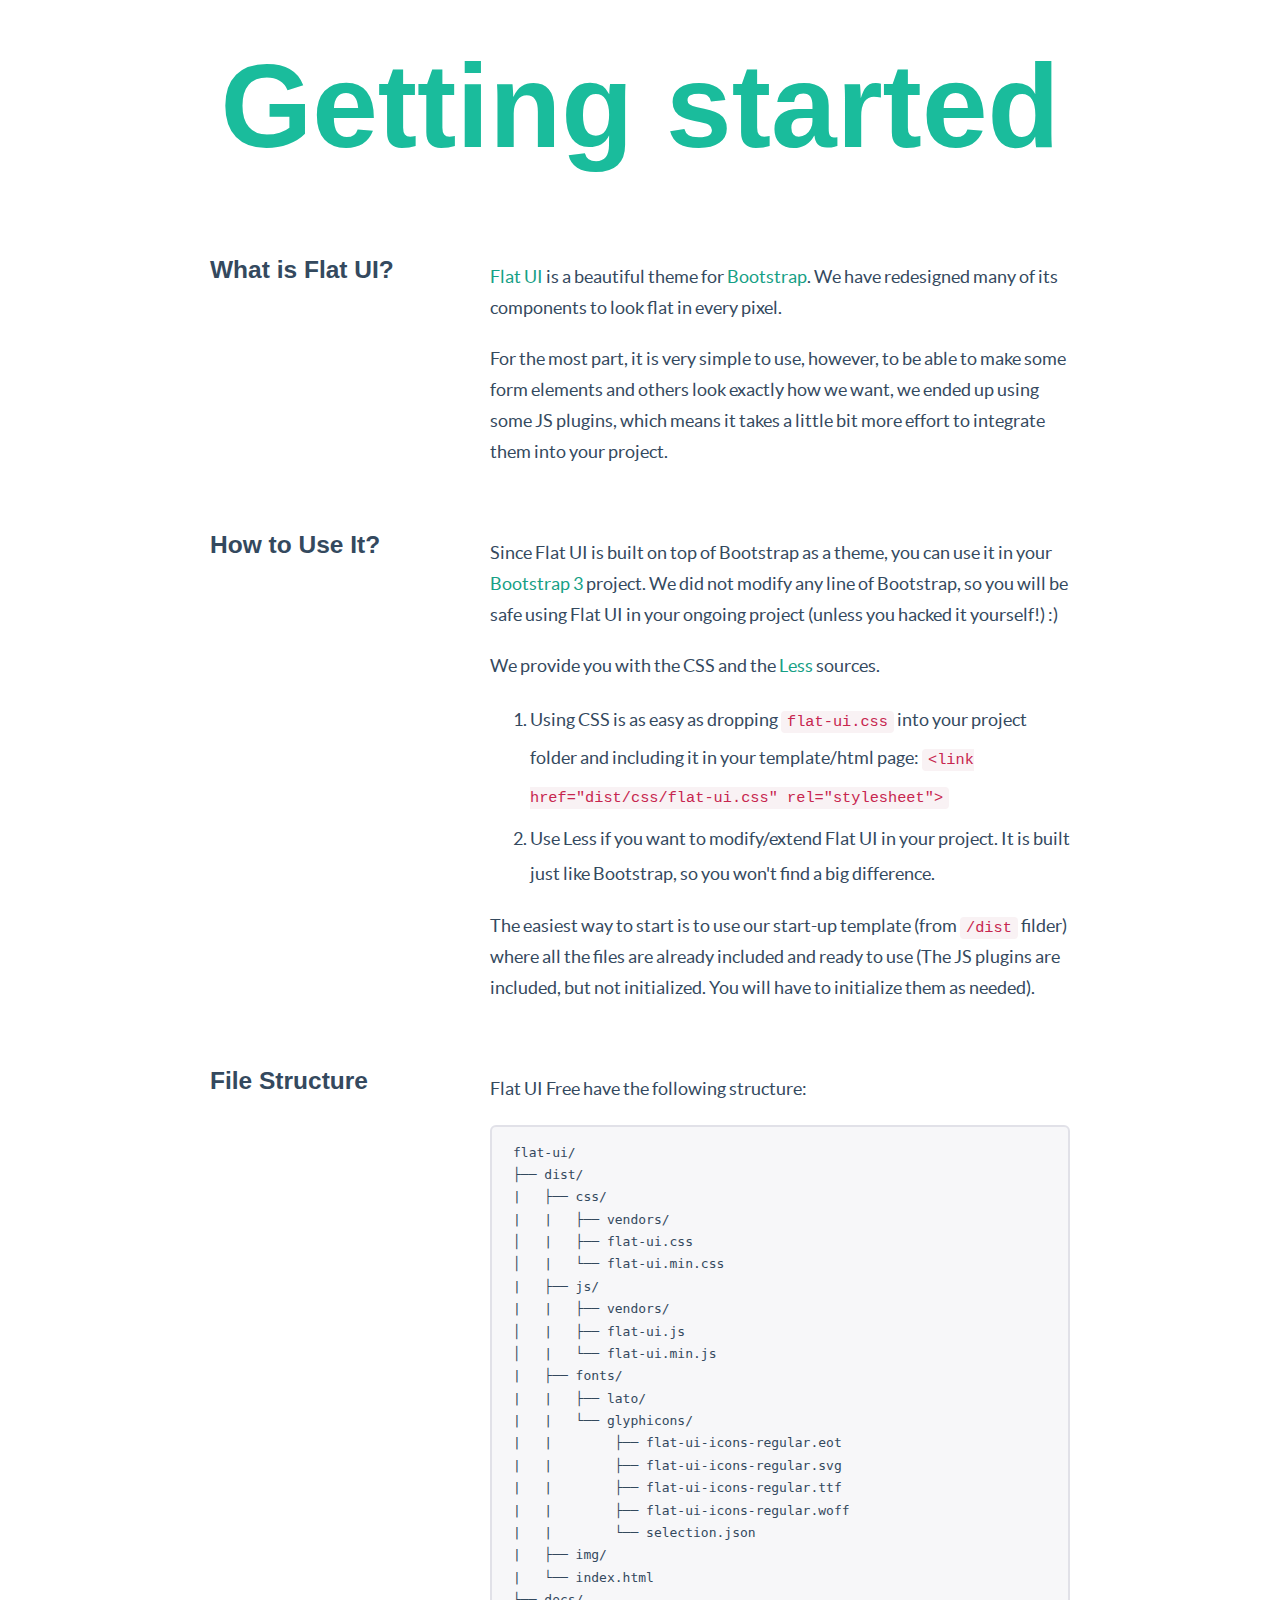
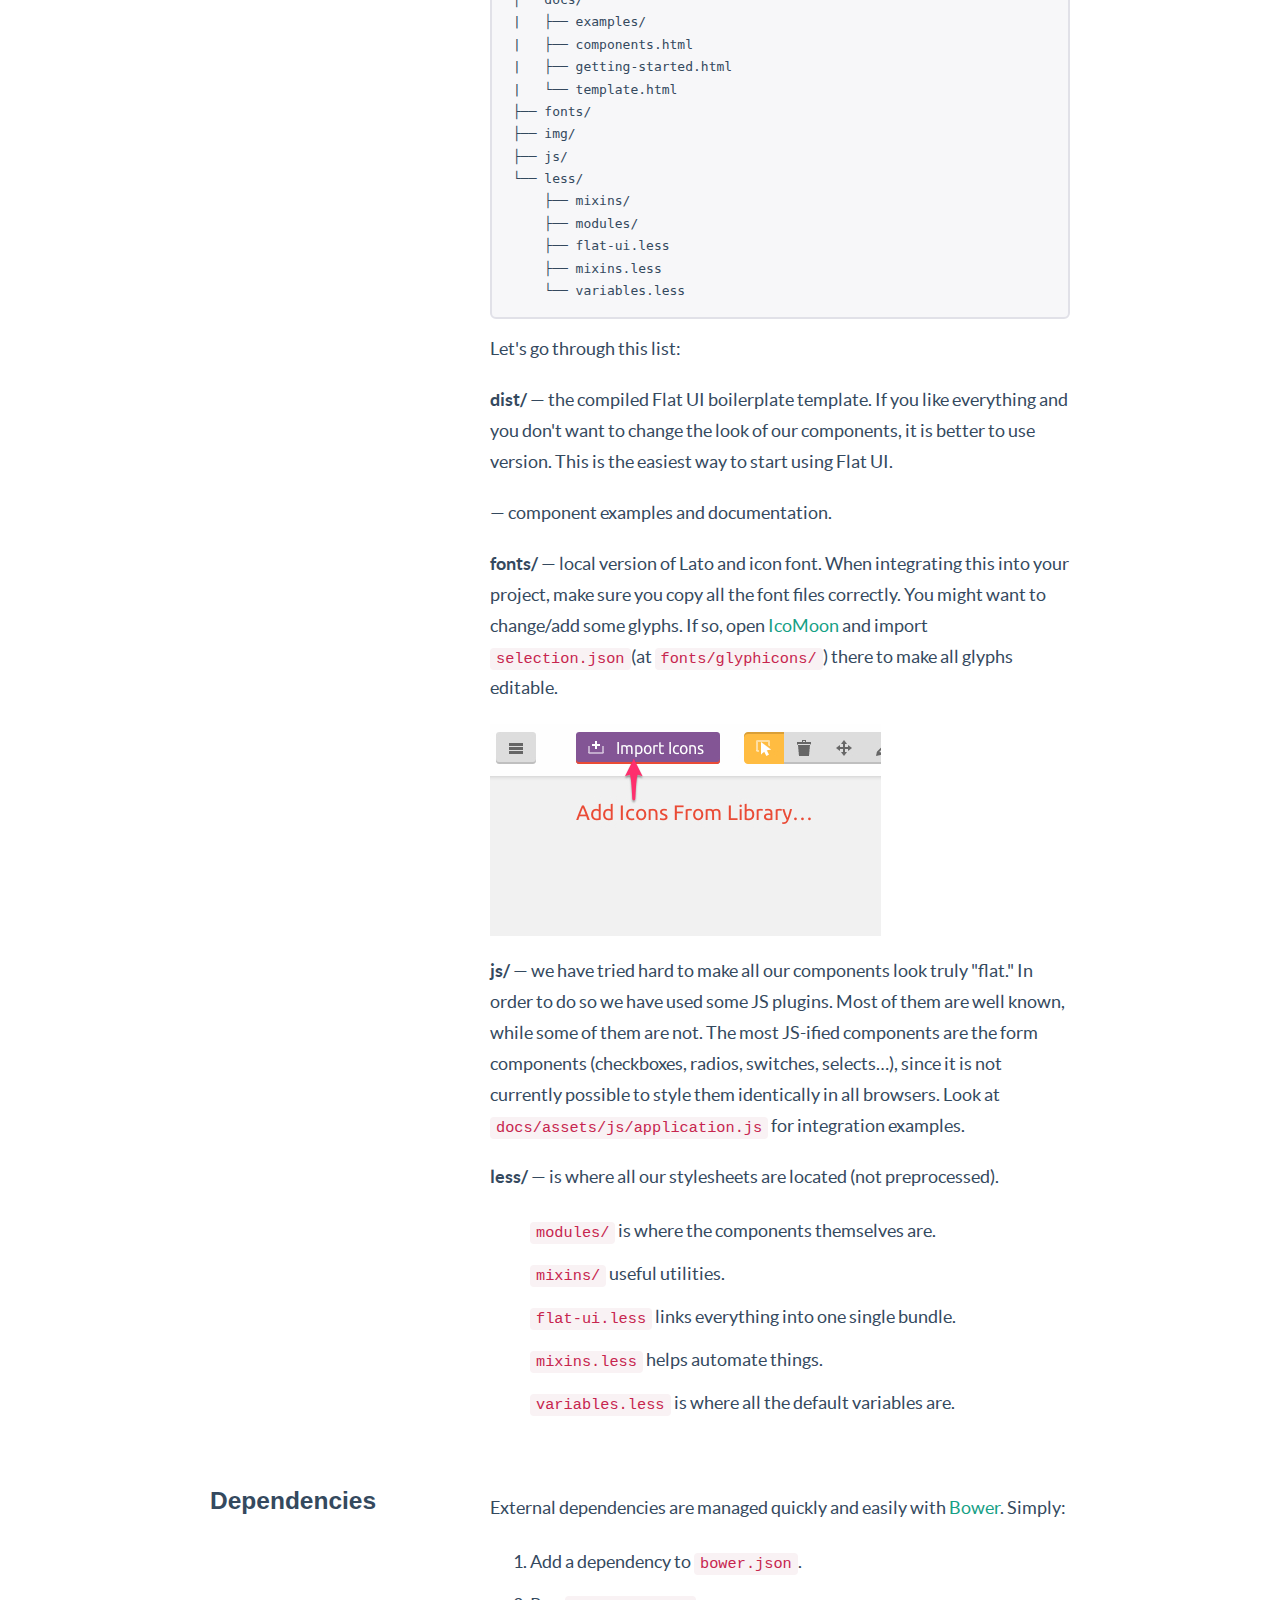
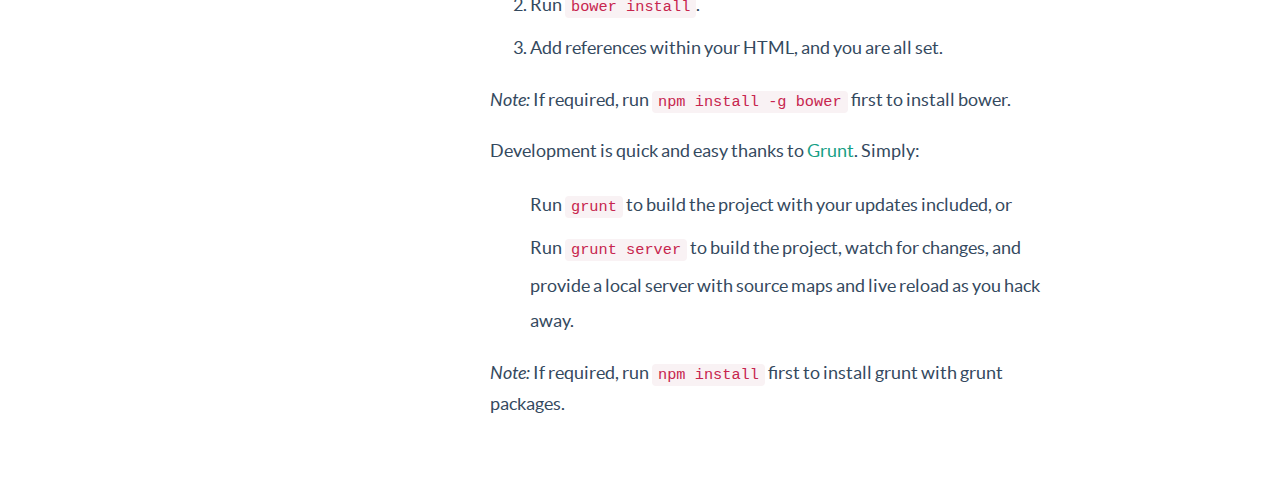
<file: extra/Flat-UI-2.2.1/docs/getting-started.html>
<!DOCTYPE html>
<html lang="en">
  <head>
    <meta charset="utf-8">
    <title>Getting started &middot; Flat UI Free</title>
    <meta name="viewport" content="width=device-width, initial-scale=1.0">

    <!-- Loading Bootstrap -->
    <link href="../dist/css/vendor/bootstrap.min.css" rel="stylesheet">

    <!-- Loading Flat UI -->
    <link href="../dist/css/flat-ui.css" rel="stylesheet">
    <link href="assets/css/docs.css" rel="stylesheet">

    <link rel="shortcut icon" href="../img/favicon.ico">

    <!-- HTML5 shim, for IE6-8 support of HTML5 elements. All other JS at the end of file. -->
    <!--[if lt IE 9]>
      <script src="../dist/js/vendor/html5shiv.js"></script>
      <script src="../dist/js/vendor/respond.min.js"></script>
    <![endif]-->
  </head>
  <body>
    <h1 class="demo-headline">Getting started</h1>
    <div class="container">
      <div class="demo-row">
        <div class="demo-title">
          <h3>What is Flat UI?</h3>
        </div>

        <div class="demo-content demo-content-article">
          <p>
            <a href="http://designmodo.com/flat" target="_blank">Flat UI</a>
            is a beautiful theme for <a href="http://getbootstrap.com" target="_blank">Bootstrap</a>.
            We have redesigned many of its components to look flat in every pixel.
          </p>
          <p>
            For the most part, it is very simple to use, however, to be able to make some form elements and others look exactly how we want, we ended up using some JS plugins, which means it takes a little bit more effort to integrate them into your project.
          </p>
        </div>
      </div><!-- /.demo-row -->

      <div class="demo-row">
        <div class="demo-title">
          <h3>How to Use It?</h3>
        </div>

        <div class="demo-content demo-content-article">
          <p>
            Since Flat UI is built on top of Bootstrap as a theme, you can use it in your <a href="http://getbootstrap.com/" target="_blank">Bootstrap 3</a> project.
            We did not modify any line of Bootstrap, so you will be safe using Flat UI in your ongoing project
            (unless you hacked it yourself!) :)
          </p>
          <p>
            We provide you with the CSS and the <a href="http://lesscss.org/" target="_blank">Less</a> sources.
          </p>
          <ol>
            <li>
              Using CSS is as easy as dropping <code>flat-ui.css</code> into your project folder and
              including it in your template/html page:
              <code>&lt;link href="dist/css/flat-ui.css" rel="stylesheet"&gt;</code>
            </li>
            <li>
              Use Less if you want to modify/extend Flat UI in your project. It is built just like Bootstrap, so
              you won't find a big difference.
            </li>
          </ol>
          <p>
            The easiest way to start is to use our start-up template (from <code>/dist</code> filder) where all the files are already included
            and ready to use (The JS plugins are included, but not initialized. You will have to initialize them as needed).
          </p>
        </div>
      </div><!-- /.demo-row -->

      <div class="demo-row">
        <div class="demo-title">
          <h3>File Structure</h3>
        </div>

        <div class="demo-content demo-content-article">
          <p>
            Flat UI Free have the following structure:
          </p>
<pre class="prettyprint">
flat-ui/
├── dist/
|   ├── css/
|   |   ├── vendors/
│   |   ├── flat-ui.css
│   |   └── flat-ui.min.css
|   ├── js/
|   |   ├── vendors/
│   |   ├── flat-ui.js
│   |   └── flat-ui.min.js
|   ├── fonts/
|   |   ├── lato/
|   |   └── glyphicons/
|   |        ├── flat-ui-icons-regular.eot
|   |        ├── flat-ui-icons-regular.svg
|   |        ├── flat-ui-icons-regular.ttf
|   |        ├── flat-ui-icons-regular.woff
|   |        └── selection.json
|   ├── img/
|   └── index.html
├── docs/
|   ├── examples/
|   ├── components.html
|   ├── getting-started.html
|   └── template.html
├── fonts/
├── img/
├── js/
└── less/
    ├── mixins/
    ├── modules/
    ├── flat-ui.less
    ├── mixins.less
    └── variables.less
</pre>
          <p>
            Let's go through this list:
          </p>

          <p>
            <strong>dist/</strong> &mdash; the compiled Flat UI boilerplate template. If you like everything and you don't want
            to change the look of our components, it is better to use version. This is the easiest
            way to start using Flat UI.
          </p>

          <p>
            <strong></strong> &mdash; component examples and documentation.
          </p>

          <p>
            <strong>fonts/</strong> &mdash; local version of Lato and icon font. When integrating this into your project, make sure you
            copy all the font files correctly. You might want to change/add some glyphs. If so, open
            <a href="http://icomoon.io/app">IcoMoon</a> and import <code>selection.json</code>(at <code>fonts/glyphicons/</code>)
            there to make all glyphs editable.
          </p>

          <p>
            <img src="assets/img/getting-started/icomoon_import.jpg" alt="" />
          </p>

          <p>
            <strong>js/</strong> &mdash; we have tried hard to make all our components look truly "flat." In order to do
            so we have used some JS plugins. Most of them are well known, while some of them are not. The most JS-ified
            components are the form components (checkboxes, radios, switches, selects…), since it is not currently possible
            to style them identically in all browsers. Look at <code>docs/assets/js/application.js</code> for integration
            examples.
          </p>

          <p>
            <strong>less/</strong> &mdash; is where all our stylesheets are located (not preprocessed).
          </p>

          <ul>
            <li>
              <code>modules/</code> is where the components themselves are.
            </li>
            <li>
              <code>mixins/</code> useful utilities.
            </li>
            <li>
              <code>flat-ui.less</code> links everything into one single bundle.
            </li>
            <li>
              <code>mixins.less</code> helps automate things.
            </li>
            <li>
              <code>variables.less</code> is where all the default variables are.
            </li>
          </ul>

        </div>
      </div><!-- /.demo-row -->

      <div class="demo-row">
        <div class="demo-title">
          <h3>Dependencies</h3>
        </div>

        <div class="demo-content demo-content-article">
          <p>
            External dependencies are managed quickly and easily with <a href="http://bower.io">Bower</a>. Simply:
          </p>
          <ol>
            <li>
              Add a dependency to <code>bower.json</code>.
            </li>
            <li>
              Run <code>bower install</code>.
            </li>
            <li>
              Add references within your HTML, and you are all set.
            </li>
          </ol>
          <p>
            <em>Note:</em> If required, run <code>npm install -g bower</code> first to install bower.
          </p>
          <p>
            Development is quick and easy thanks to <a href="http://gruntjs.com/">Grunt</a>. Simply:
          </p>
          <ul>
            <li>
              Run <code>grunt</code> to build the project with your updates included, or
            </li>
            <li>
              Run <code>grunt server</code> to build the project, watch for changes, and provide a local server with source maps and live reload as you hack away.
            </li>
          </ul>
          <p>
            <em>Note:</em> If required, run <code>npm install</code> first to install grunt with grunt packages.
          </p>
        </div>
      </div><!-- /.demo-row -->

    </div><!-- /.container -->
  </body>
</html>
</file>
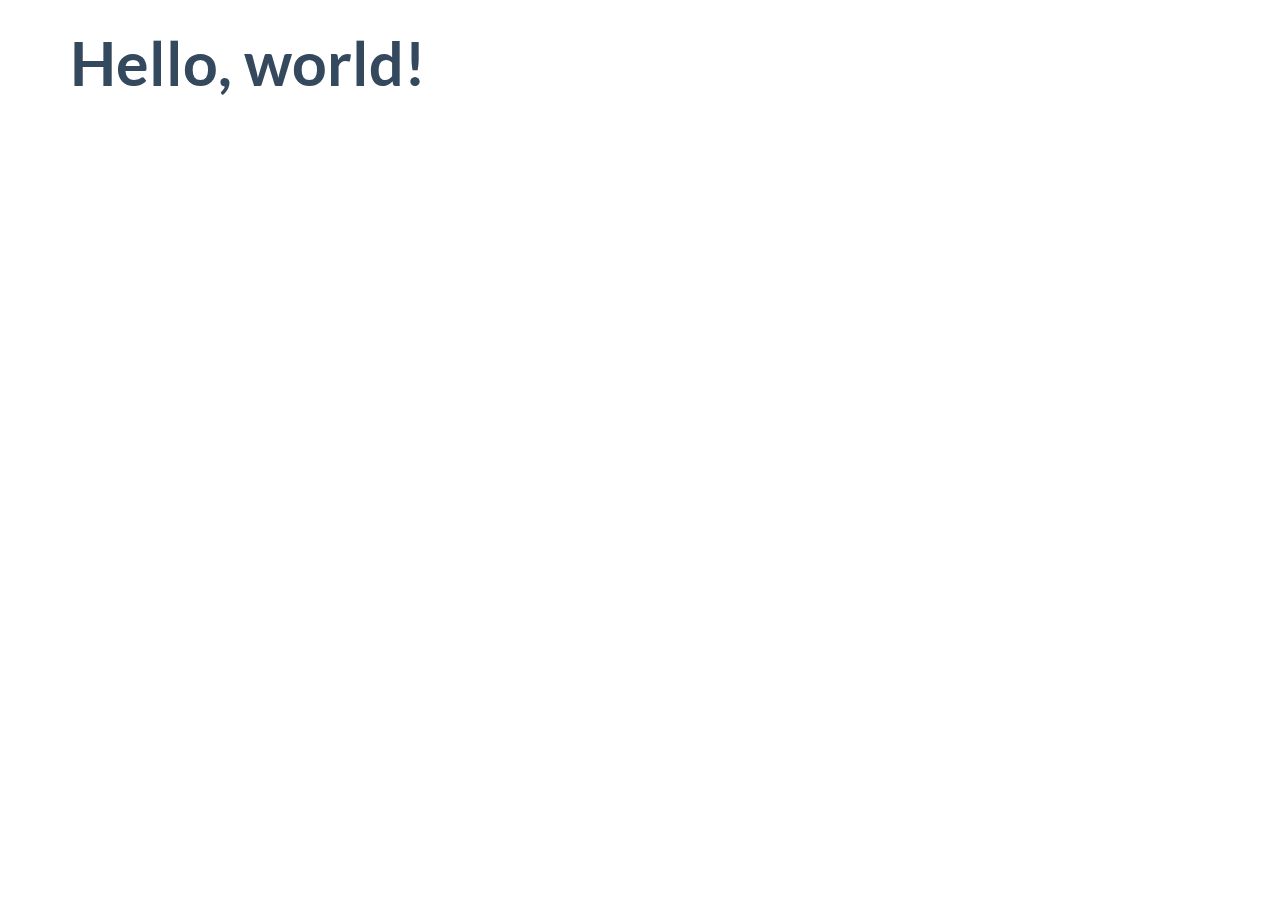
<file: extra/Flat-UI-2.2.1/docs/template.html>
<!DOCTYPE html>
<html lang="en">
  <head>
    <meta charset="utf-8">
    <title>Flat UI Free 101 Template</title>
    <meta name="viewport" content="width=device-width, initial-scale=1.0">

    <!-- Loading Bootstrap -->
    <link href="../dist/css/vendor/bootstrap.min.css" rel="stylesheet">

    <!-- Loading Flat UI -->
    <link href="../dist/css/flat-ui.min.css" rel="stylesheet">

    <link rel="shortcut icon" href="img/favicon.ico">

    <!-- HTML5 shim, for IE6-8 support of HTML5 elements. All other JS at the end of file. -->
    <!--[if lt IE 9]>
      <script src="js/vendor/html5shiv.js"></script>
      <script src="js/vendor/respond.min.js"></script>
    <![endif]-->
  </head>
  <body>
    <div class="container">
        <h1>Hello, world!</h1>
    </div>
    <!-- /.container -->


    <!-- jQuery (necessary for Flat UI's JavaScript plugins) -->
    <script src="../dist/js/vendor/jquery.min.js"></script>
    <!-- Include all compiled plugins (below), or include individual files as needed -->
    <script src="../dist/js/flat-ui.min.js"></script>

  </body>
</html>
</file>
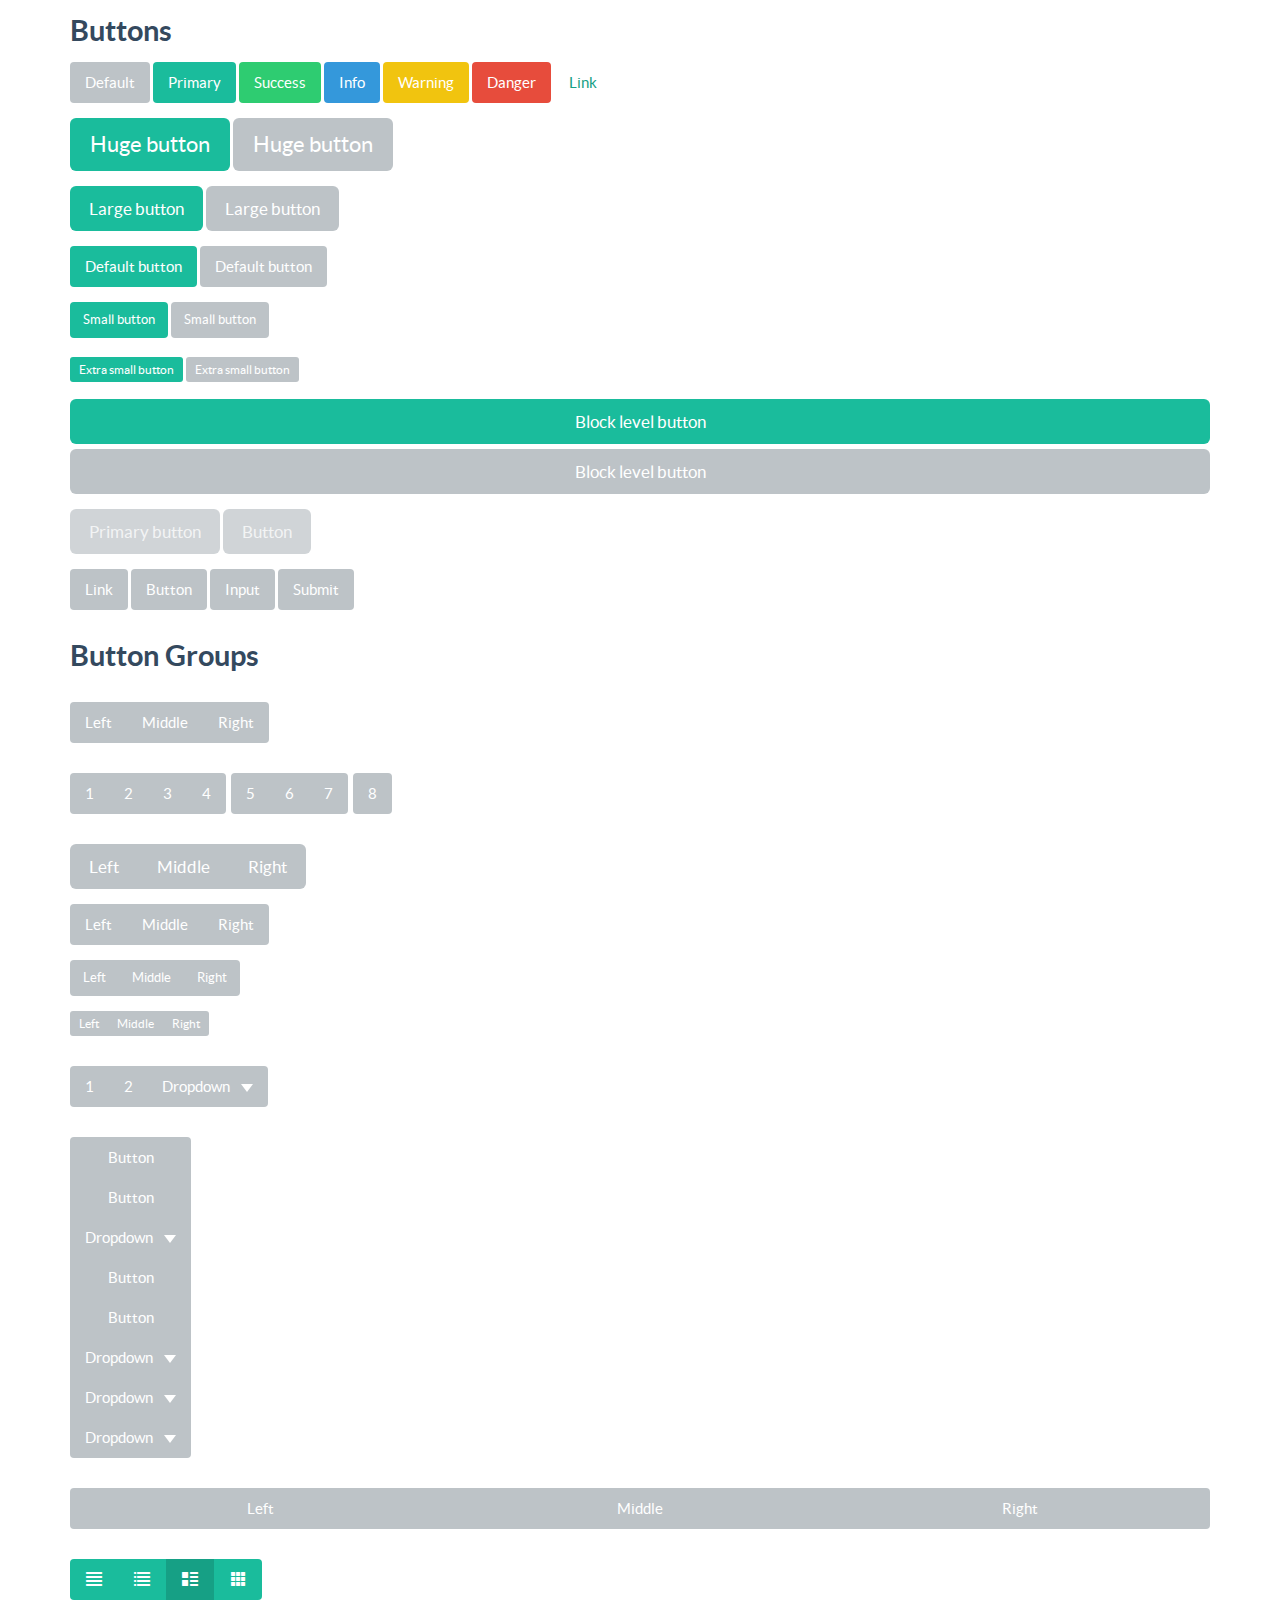
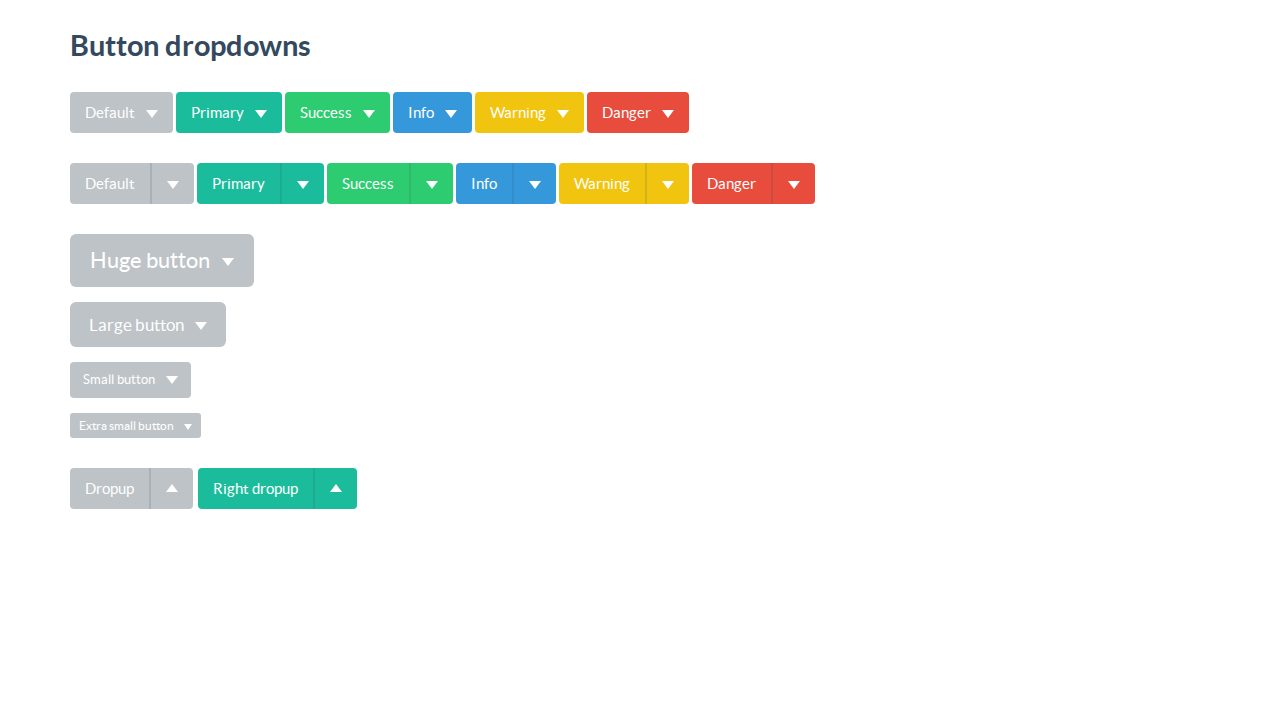
<file: extra/Flat-UI-2.2.1/docs/examples/buttons.html>
<!DOCTYPE html>
<html lang="en">
  <head>
    <meta charset="utf-8">
    <title>Flat UI Pro</title>
    <meta name="viewport" content="width=device-width, initial-scale=1.0">

    <!-- Loading Bootstrap -->
    <link href="../../dist/css/vendor/bootstrap.min.css" rel="stylesheet">

    <!-- Loading Flat UI -->
    <link href="../../dist/css/flat-ui.css" rel="stylesheet">

    <link rel="shortcut icon" href="../../dist/img/favicon.ico">

    <!-- HTML5 shim, for IE6-8 support of HTML5 elements. All other JS at the end of file. -->
    <!--[if lt IE 9]>
      <script src="../../dist/js/vendor/html5shiv.js"></script>
      <script src="../../dist/js/vendor/respond.min.js"></script>
    <![endif]-->
  </head>
  <body>

    <style>
      body {
        padding-bottom: 200px;
      }
    </style>

    <div class="container">
      <h4>Buttons</h4>
      <div class="row">
        <div class="col-md-12">
          <p>
            <!-- Standard gray button with gradient -->
            <button type="button" class="btn btn-default">Default</button>

            <!-- Provides extra visual weight and identifies the primary action in a set of buttons -->
            <button type="button" class="btn btn-primary">Primary</button>

            <!-- Indicates a successful or positive action -->
            <button type="button" class="btn btn-success">Success</button>

            <!-- Contextual button for informational alert messages -->
            <button type="button" class="btn btn-info">Info</button>

            <!-- Indicates caution should be taken with this action -->
            <button type="button" class="btn btn-warning">Warning</button>

            <!-- Indicates a dangerous or potentially negative action -->
            <button type="button" class="btn btn-danger">Danger</button>

            <!-- Deemphasize a button by making it look like a link while maintaining button behavior -->
            <button type="button" class="btn btn-link">Link</button>
          </p>
        </div>
      </div>
      <div class="row">
        <div class="col-md-12">
          <p>
            <button type="button" class="btn btn-primary btn-hg">Huge button</button>
            <button type="button" class="btn btn-default btn-hg">Huge button</button>
          </p>
          <p>
            <button type="button" class="btn btn-primary btn-lg">Large button</button>
            <button type="button" class="btn btn-default btn-lg">Large button</button>
          </p>
          <p>
            <button type="button" class="btn btn-primary">Default button</button>
            <button type="button" class="btn btn-default">Default button</button>
          </p>
          <p>
            <button type="button" class="btn btn-primary btn-sm">Small button</button>
            <button type="button" class="btn btn-default btn-sm">Small button</button>
          </p>
          <p>
            <button type="button" class="btn btn-primary btn-xs">Extra small button</button>
            <button type="button" class="btn btn-default btn-xs">Extra small button</button>
          </p>
        </div>
      </div>
      <div class="row">
        <div class="col-md-12">
          <p>
            <button type="button" class="btn btn-primary btn-lg btn-block">Block level button</button>
            <button type="button" class="btn btn-default btn-lg btn-block">Block level button</button>
          </p>
        </div>
      </div>
      <div class="row">
        <div class="col-md-12">
          <p>
            <button type="button" class="btn btn-lg btn-primary" disabled="disabled">Primary button</button>
            <button type="button" class="btn btn-default btn-lg" disabled="disabled">Button</button>
          </p>
        </div>
      </div>
      <div class="row">
        <div class="col-md-12">
          <p>
            <a class="btn btn-default" href="#">Link</a>
            <button class="btn btn-default" type="submit">Button</button>
            <input class="btn btn-default" type="button" value="Input">
            <input class="btn btn-default" type="submit" value="Submit">
          </p>
        </div>
      </div>
      <h4>Button Groups</h4>
      <div class="row">
        <div class="col-md-12">
          <p>
            <div class="btn-group">
              <button type="button" class="btn btn-default">Left</button>
              <button type="button" class="btn btn-default">Middle</button>
              <button type="button" class="btn btn-default">Right</button>
            </div>
          </p>
        </div>
      </div>
      <div class="row">
        <div class="col-md-12">
          <p>
            <div class="btn-toolbar">
              <div class="btn-group">
                <button class="btn btn-default" type="button">1</button>
                <button class="btn btn-default" type="button">2</button>
                <button class="btn btn-default" type="button">3</button>
                <button class="btn btn-default" type="button">4</button>
              </div>
              <div class="btn-group">
                <button class="btn btn-default" type="button">5</button>
                <button class="btn btn-default" type="button">6</button>
                <button class="btn btn-default" type="button">7</button>
              </div>
              <div class="btn-group">
                <button class="btn btn-default" type="button">8</button>
              </div>
            </div>
          </p>
        </div>
      </div>
      <div class="row">
        <div class="col-md-12">
          <p>
            <div class="btn-toolbar">
              <div class="btn-group btn-group-lg">
                <button class="btn btn-default" type="button">Left</button>
                <button class="btn btn-default" type="button">Middle</button>
                <button class="btn btn-default" type="button">Right</button>
              </div>
            </div>
          </p>
          <p>
            <div class="btn-toolbar">
              <div class="btn-group">
                <button class="btn btn-default" type="button">Left</button>
                <button class="btn btn-default" type="button">Middle</button>
                <button class="btn btn-default" type="button">Right</button>
              </div>
            </div>
          </p>
          <p>
            <div class="btn-toolbar">
              <div class="btn-group btn-group-sm">
                <button class="btn btn-default" type="button">Left</button>
                <button class="btn btn-default" type="button">Middle</button>
                <button class="btn btn-default" type="button">Right</button>
              </div>
            </div>
          </p>
          <p>
            <div class="btn-toolbar">
              <div class="btn-group btn-group-xs">
                <button class="btn btn-default" type="button">Left</button>
                <button class="btn btn-default" type="button">Middle</button>
                <button class="btn btn-default" type="button">Right</button>
              </div>
            </div>
          </p>
        </div>
      </div>
      <div class="row">
        <div class="col-md-12">
          <p>
            <div class="btn-group">
              <button class="btn btn-default" type="button">1</button>
              <button class="btn btn-default" type="button">2</button>

              <div class="btn-group">
                <button data-toggle="dropdown" class="btn btn-default dropdown-toggle" type="button" id="btnGroupDrop1">
                  Dropdown
                  <span class="caret"></span>
                </button>
                <ul aria-labelledby="btnGroupDrop1" role="menu" class="dropdown-menu">
                  <li><a href="#">Dropdown link</a></li>
                  <li><a href="#">Dropdown link</a></li>
                </ul>
              </div>
            </div>
          </p>
        </div>
      </div>
      <div class="row">
        <div class="col-md-12">
          <p>
            <div class="btn-group-vertical">
              <button class="btn btn-default" type="button">Button</button>
              <button class="btn btn-default" type="button">Button</button>
              <div class="btn-group">
                <button data-toggle="dropdown" class="btn btn-default dropdown-toggle" type="button" id="btnGroupVerticalDrop1">
                  Dropdown
                  <span class="caret"></span>
                </button>
                <ul aria-labelledby="btnGroupVerticalDrop1" role="menu" class="dropdown-menu">
                  <li><a href="#">Dropdown link</a></li>
                  <li><a href="#">Dropdown link</a></li>
                </ul>
              </div>
              <button class="btn btn-default" type="button">Button</button>
              <button class="btn btn-default" type="button">Button</button>
              <div class="btn-group">
                <button data-toggle="dropdown" class="btn btn-default dropdown-toggle" type="button" id="btnGroupVerticalDrop2">
                  Dropdown
                  <span class="caret"></span>
                </button>
                <ul aria-labelledby="btnGroupVerticalDrop2" role="menu" class="dropdown-menu">
                  <li><a href="#">Dropdown link</a></li>
                  <li><a href="#">Dropdown link</a></li>
                </ul>
              </div>
              <div class="btn-group">
                <button data-toggle="dropdown" class="btn btn-default dropdown-toggle" type="button" id="btnGroupVerticalDrop3">
                  Dropdown
                  <span class="caret"></span>
                </button>
                <ul aria-labelledby="btnGroupVerticalDrop3" role="menu" class="dropdown-menu">
                  <li><a href="#">Dropdown link</a></li>
                  <li><a href="#">Dropdown link</a></li>
                </ul>
              </div>
              <div class="btn-group">
                <button data-toggle="dropdown" class="btn btn-default dropdown-toggle" type="button" id="btnGroupVerticalDrop4">
                  Dropdown
                  <span class="caret"></span>
                </button>
                <ul aria-labelledby="btnGroupVerticalDrop4" role="menu" class="dropdown-menu">
                  <li><a href="#">Dropdown link</a></li>
                  <li><a href="#">Dropdown link</a></li>
                </ul>
              </div>
            </div>
          </p>
        </div>
      </div>
      <div class="row">
        <div class="col-md-12">
          <p>
            <div class="btn-group btn-group-justified">
              <a class="btn btn-default" href="#">Left</a>
              <a class="btn btn-default" href="#">Middle</a>
              <a class="btn btn-default" href="#">Right</a>
            </div>
          </p>
        </div>
      </div>
      <div class="row">
        <div class="col-md-12">
          <p>
            <div class="btn-toolbar">
              <div class="btn-group">
                <a href="#fakelink" class="btn btn-primary"><i class="fui-list-columned"></i></a>
                <a href="#fakelink" class="btn btn-primary"><i class="fui-list-numbered"></i></a>
                <a href="#fakelink" class="btn btn-primary active"><i class="fui-list-thumbnailed"></i></a>
                <a href="#fakelink" class="btn btn-primary"><i class="fui-list-small-thumbnails"></i></a>
              </div>
            </div>
          </p>
        </div>
      </div>
      <h4>Button dropdowns</h4>
      <div class="row">
        <div class="col-md-12">
          <p>
            <div class="btn-group">
              <button data-toggle="dropdown" class="btn btn-default dropdown-toggle" type="button">Default <span class="caret"></span></button>
              <ul role="menu" class="dropdown-menu">
                <li><a href="#">Action</a></li>
                <li><a href="#">Another action</a></li>
                <li><a href="#">Something else here</a></li>
                <li class="divider"></li>
                <li><a href="#">Separated link</a></li>
              </ul>
            </div><!-- /btn-group -->
            <div class="btn-group">
              <button data-toggle="dropdown" class="btn btn-primary dropdown-toggle" type="button">Primary <span class="caret"></span></button>
              <ul role="menu" class="dropdown-menu">
                <li><a href="#">Action</a></li>
                <li><a href="#">Another action</a></li>
                <li><a href="#">Something else here</a></li>
                <li class="divider"></li>
                <li><a href="#">Separated link</a></li>
              </ul>
            </div><!-- /btn-group -->
            <div class="btn-group">
              <button data-toggle="dropdown" class="btn btn-success dropdown-toggle" type="button">Success <span class="caret"></span></button>
              <ul role="menu" class="dropdown-menu">
                <li><a href="#">Action</a></li>
                <li><a href="#">Another action</a></li>
                <li><a href="#">Something else here</a></li>
                <li class="divider"></li>
                <li><a href="#">Separated link</a></li>
              </ul>
            </div><!-- /btn-group -->
            <div class="btn-group">
              <button data-toggle="dropdown" class="btn btn-info dropdown-toggle" type="button">Info <span class="caret"></span></button>
              <ul role="menu" class="dropdown-menu">
                <li><a href="#">Action</a></li>
                <li><a href="#">Another action</a></li>
                <li><a href="#">Something else here</a></li>
                <li class="divider"></li>
                <li><a href="#">Separated link</a></li>
              </ul>
            </div><!-- /btn-group -->
            <div class="btn-group">
              <button data-toggle="dropdown" class="btn btn-warning dropdown-toggle" type="button">Warning <span class="caret"></span></button>
              <ul role="menu" class="dropdown-menu">
                <li><a href="#">Action</a></li>
                <li><a href="#">Another action</a></li>
                <li><a href="#">Something else here</a></li>
                <li class="divider"></li>
                <li><a href="#">Separated link</a></li>
              </ul>
            </div><!-- /btn-group -->
            <div class="btn-group">
              <button data-toggle="dropdown" class="btn btn-danger dropdown-toggle" type="button">Danger <span class="caret"></span></button>
              <ul role="menu" class="dropdown-menu">
                <li><a href="#">Action</a></li>
                <li><a href="#">Another action</a></li>
                <li><a href="#">Something else here</a></li>
                <li class="divider"></li>
                <li><a href="#">Separated link</a></li>
              </ul>
            </div><!-- /btn-group -->
          </p>
        </div>
      </div>
      <div class="row">
        <div class="col-md-12">
          <p>
            <div class="btn-group">
              <button class="btn btn-default" type="button">Default</button>
              <button data-toggle="dropdown" class="btn btn-default dropdown-toggle" type="button"><span class="caret"></span></button>
              <ul role="menu" class="dropdown-menu">
                <li><a href="#">Action</a></li>
                <li><a href="#">Another action</a></li>
                <li><a href="#">Something else here</a></li>
                <li class="divider"></li>
                <li><a href="#">Separated link</a></li>
              </ul>
            </div><!-- /btn-group -->
            <div class="btn-group">
              <button class="btn btn-primary" type="button">Primary</button>
              <button data-toggle="dropdown" class="btn btn-primary dropdown-toggle" type="button"><span class="caret"></span></button>
              <ul role="menu" class="dropdown-menu">
                <li><a href="#">Action</a></li>
                <li><a href="#">Another action</a></li>
                <li><a href="#">Something else here</a></li>
                <li class="divider"></li>
                <li><a href="#">Separated link</a></li>
              </ul>
            </div><!-- /btn-group -->
            <div class="btn-group">
              <button class="btn btn-success" type="button">Success</button>
              <button data-toggle="dropdown" class="btn btn-success dropdown-toggle" type="button"><span class="caret"></span></button>
              <ul role="menu" class="dropdown-menu">
                <li><a href="#">Action</a></li>
                <li><a href="#">Another action</a></li>
                <li><a href="#">Something else here</a></li>
                <li class="divider"></li>
                <li><a href="#">Separated link</a></li>
              </ul>
            </div><!-- /btn-group -->
            <div class="btn-group">
              <button class="btn btn-info" type="button">Info</button>
              <button data-toggle="dropdown" class="btn btn-info dropdown-toggle" type="button"><span class="caret"></span></button>
              <ul role="menu" class="dropdown-menu">
                <li><a href="#">Action</a></li>
                <li><a href="#">Another action</a></li>
                <li><a href="#">Something else here</a></li>
                <li class="divider"></li>
                <li><a href="#">Separated link</a></li>
              </ul>
            </div><!-- /btn-group -->
            <div class="btn-group">
              <button class="btn btn-warning" type="button">Warning</button>
              <button data-toggle="dropdown" class="btn btn-warning dropdown-toggle" type="button"><span class="caret"></span></button>
              <ul role="menu" class="dropdown-menu">
                <li><a href="#">Action</a></li>
                <li><a href="#">Another action</a></li>
                <li><a href="#">Something else here</a></li>
                <li class="divider"></li>
                <li><a href="#">Separated link</a></li>
              </ul>
            </div><!-- /btn-group -->
            <div class="btn-group">
              <button class="btn btn-danger" type="button">Danger</button>
              <button data-toggle="dropdown" class="btn btn-danger dropdown-toggle" type="button"><span class="caret"></span></button>
              <ul role="menu" class="dropdown-menu">
                <li><a href="#">Action</a></li>
                <li><a href="#">Another action</a></li>
                <li><a href="#">Something else here</a></li>
                <li class="divider"></li>
                <li><a href="#">Separated link</a></li>
              </ul>
            </div><!-- /btn-group -->
          </p>
        </div>
      </div>
      <div class="row">
        <div class="col-md-12">
          <p>
            <div class="btn-toolbar">
              <div class="btn-group">
                <button data-toggle="dropdown" type="button" class="btn btn-default btn-hg dropdown-toggle">
                  Huge button <span class="caret"></span>
                </button>
                <ul role="menu" class="dropdown-menu">
                  <li><a href="#">Action</a></li>
                  <li><a href="#">Another action</a></li>
                  <li><a href="#">Something else here</a></li>
                  <li class="divider"></li>
                  <li><a href="#">Separated link</a></li>
                </ul>
              </div><!-- /btn-group -->
            </div><!-- /btn-toolbar -->
          </p>
          <p>
            <div class="btn-toolbar">
              <div class="btn-group">
                <button data-toggle="dropdown" type="button" class="btn btn-default btn-lg dropdown-toggle">
                  Large button <span class="caret"></span>
                </button>
                <ul role="menu" class="dropdown-menu">
                  <li><a href="#">Action</a></li>
                  <li><a href="#">Another action</a></li>
                  <li><a href="#">Something else here</a></li>
                  <li class="divider"></li>
                  <li><a href="#">Separated link</a></li>
                </ul>
              </div><!-- /btn-group -->
            </div><!-- /btn-toolbar -->
          </p>
          <p>
            <div class="btn-toolbar">
              <div class="btn-group">
                <button data-toggle="dropdown" type="button" class="btn btn-default btn-sm dropdown-toggle">
                  Small button <span class="caret"></span>
                </button>
                <ul role="menu" class="dropdown-menu">
                  <li><a href="#">Action</a></li>
                  <li><a href="#">Another action</a></li>
                  <li><a href="#">Something else here</a></li>
                  <li class="divider"></li>
                  <li><a href="#">Separated link</a></li>
                </ul>
              </div><!-- /btn-group -->
            </div><!-- /btn-toolbar -->
          </p>
          <p>
            <div class="btn-toolbar">
              <div class="btn-group">
                <button data-toggle="dropdown" type="button" class="btn btn-default btn-xs dropdown-toggle">
                  Extra small button <span class="caret"></span>
                </button>
                <ul role="menu" class="dropdown-menu">
                  <li><a href="#">Action</a></li>
                  <li><a href="#">Another action</a></li>
                  <li><a href="#">Something else here</a></li>
                  <li class="divider"></li>
                  <li><a href="#">Separated link</a></li>
                </ul>
              </div><!-- /btn-group -->
            </div><!-- /btn-toolbar -->
          </p>
        </div>
      </div>
      <div class="row">
        <div class="col-md-12">
          <p>
            <div class="btn-toolbar">
              <div class="btn-group dropup">
                <button class="btn btn-default" type="button">Dropup</button>
                <button data-toggle="dropdown" class="btn btn-default dropdown-toggle" type="button"><span class="caret"></span></button>
                <ul role="menu" class="dropdown-menu">
                  <li><a href="#">Action</a></li>
                  <li><a href="#">Another action</a></li>
                  <li><a href="#">Something else here</a></li>
                  <li class="divider"></li>
                  <li><a href="#">Separated link</a></li>
                </ul>
              </div><!-- /btn-group -->
              <div class="btn-group dropup">
                <button class="btn btn-primary" type="button">Right dropup</button>
                <button data-toggle="dropdown" class="btn btn-primary dropdown-toggle" type="button"><span class="caret"></span></button>
                <ul role="menu" class="dropdown-menu pull-right">
                  <li><a href="#">Action</a></li>
                  <li><a href="#">Another action</a></li>
                  <li><a href="#">Something else here</a></li>
                  <li class="divider"></li>
                  <li><a href="#">Separated link</a></li>
                </ul>
              </div><!-- /btn-group -->
            </div>
          </p>
        </div>
      </div>
    </div>
    <!-- /.container -->

  </body>
</html>
</file>
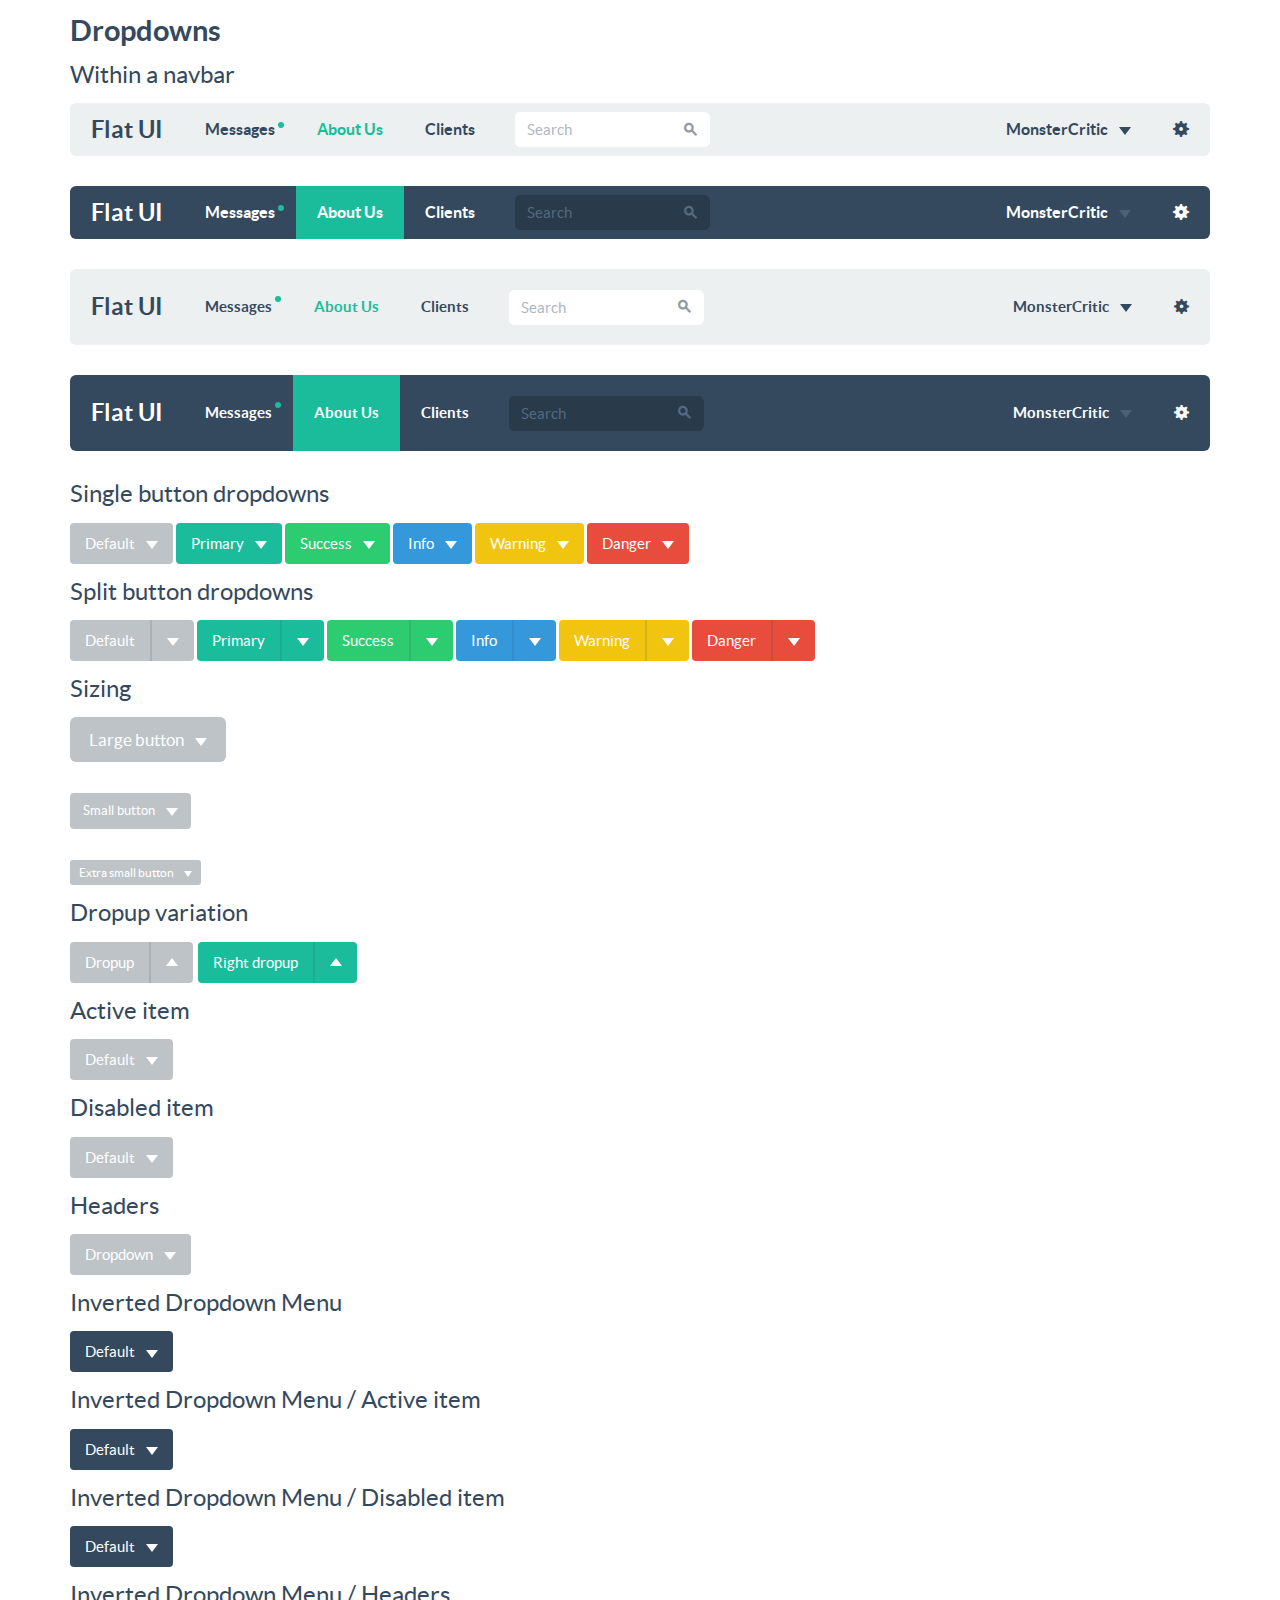
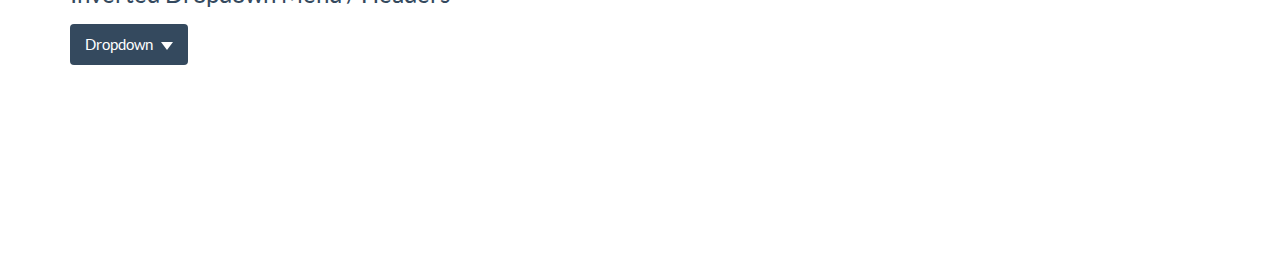
<file: extra/Flat-UI-2.2.1/docs/examples/dropdowns.html>
<!DOCTYPE html>
<html lang="en">
  <head>
    <meta charset="utf-8">
    <title>Flat UI Pro</title>
    <meta name="viewport" content="width=device-width, initial-scale=1.0">

    <!-- Loading Bootstrap -->
    <link href="../../dist/css/vendor/bootstrap.min.css" rel="stylesheet">

    <!-- Loading Flat UI -->
    <link href="../../dist/css/flat-ui.css" rel="stylesheet">

    <link rel="shortcut icon" href="../../dist/img/favicon.ico">

    <!-- HTML5 shim, for IE6-8 support of HTML5 elements. All other JS at the end of file. -->
    <!--[if lt IE 9]>
      <script src="../../dist/js/vendor/html5shiv.js"></script>
      <script src="../../dist/js/vendor/respond.min.js"></script>
    <![endif]-->
  </head>
  <body>

    <style>
      body {
        padding-bottom: 200px;
      }
    </style>

    <div class="container">

      <h4>Dropdowns</h4>

      <h6>Within a navbar</h6>

      <nav class="navbar navbar-default" role="navigation">
        <!-- Brand and toggle get grouped for better mobile display -->
        <div class="navbar-header">
          <button type="button" class="navbar-toggle" data-toggle="collapse" data-target="#bs-example-navbar-collapse-1">
            <span class="sr-only">Toggle navigation</span>
          </button>
          <a class="navbar-brand" href="#">Flat UI</a>
        </div>

        <!-- Collect the nav links, forms, and other content for toggling -->
        <div class="collapse navbar-collapse" id="bs-example-navbar-collapse-1">
          <ul class="nav navbar-nav">
            <li><a href="#">Messages<span class="navbar-unread">1</span></a></li>
            <li class="active"><a href="#">About Us</a></li>
            <li><a href="#">Clients</a></li>
           </ul>
          <form class="navbar-form navbar-left" action="#" role="search">
            <div class="form-group">
              <div class="input-group">
                <input class="form-control" id="navbarInput-01" type="search" placeholder="Search">
                <span class="input-group-btn">
                  <button type="submit" class="btn"><span class="fui-search"></span></button>
                </span>
              </div>
            </div>
          </form>
          <ul class="nav navbar-nav navbar-right">
            <li class="dropdown">
              <a href="#" class="dropdown-toggle" data-toggle="dropdown">MonsterCritic <b class="caret"></b></a>
              <ul class="dropdown-menu">
                <li><a href="#">Action</a></li>
                <li><a href="#">Another action</a></li>
                <li><a href="#">Something else here</a></li>
                <li class="divider"></li>
                <li><a href="#">Separated link</a></li>
              </ul>
            </li>
            <li><a href="#"><span class="visible-sm visible-xs">Settings<span class="fui-gear"></span></span><span class="visible-md visible-lg"><span class="fui-gear"></span></span></a></li>
          </ul>
        </div><!-- /.navbar-collapse -->
      </nav>

      <nav class="navbar navbar-inverse" role="navigation">
        <!-- Brand and toggle get grouped for better mobile display -->
        <div class="navbar-header">
          <button type="button" class="navbar-toggle" data-toggle="collapse" data-target="#bs-example-navbar-collapse-1">
            <span class="sr-only">Toggle navigation</span>
          </button>
          <a class="navbar-brand" href="#">Flat UI</a>
        </div>

        <!-- Collect the nav links, forms, and other content for toggling -->
        <div class="collapse navbar-collapse" id="bs-example-navbar-collapse-1">
          <ul class="nav navbar-nav">
            <li><a href="#">Messages<span class="navbar-unread">1</span></a></li>
            <li class="active"><a href="#">About Us</a></li>
            <li><a href="#">Clients</a></li>
           </ul>
          <form class="navbar-form navbar-left" action="#" role="search">
            <div class="form-group">
              <div class="input-group">
                <input class="form-control" id="navbarInput-01" type="search" placeholder="Search">
                <span class="input-group-btn">
                  <button type="submit" class="btn"><span class="fui-search"></span></button>
                </span>
              </div>
            </div>
          </form>
          <ul class="nav navbar-nav navbar-right">
            <li class="dropdown">
              <a href="#" class="dropdown-toggle" data-toggle="dropdown">MonsterCritic <b class="caret"></b></a>
              <ul class="dropdown-menu">
                <li><a href="#">Action</a></li>
                <li><a href="#">Another action</a></li>
                <li><a href="#">Something else here</a></li>
                <li class="divider"></li>
                <li><a href="#">Separated link</a></li>
              </ul>
            </li>
            <li><a href="#"><span class="visible-sm visible-xs">Settings<span class="fui-gear"></span></span><span class="visible-md visible-lg"><span class="fui-gear"></span></span></a></li>
          </ul>
        </div><!-- /.navbar-collapse -->
      </nav>

      <nav class="navbar navbar-default navbar-lg" role="navigation">
        <!-- Brand and toggle get grouped for better mobile display -->
        <div class="navbar-header">
          <button type="button" class="navbar-toggle" data-toggle="collapse" data-target="#bs-example-navbar-collapse-1">
            <span class="sr-only">Toggle navigation</span>
          </button>
          <a class="navbar-brand" href="#">Flat UI</a>
        </div>

        <!-- Collect the nav links, forms, and other content for toggling -->
        <div class="collapse navbar-collapse" id="bs-example-navbar-collapse-1">
          <ul class="nav navbar-nav">
            <li><a href="#">Messages<span class="navbar-unread">1</span></a></li>
            <li class="active"><a href="#">About Us</a></li>
            <li><a href="#">Clients</a></li>
           </ul>
          <form class="navbar-form navbar-left" action="#" role="search">
            <div class="form-group">
              <div class="input-group">
                <input class="form-control" id="navbarInput-01" type="search" placeholder="Search">
                <span class="input-group-btn">
                  <button type="submit" class="btn"><span class="fui-search"></span></button>
                </span>
              </div>
            </div>
          </form>
          <ul class="nav navbar-nav navbar-right">
            <li class="dropdown">
              <a href="#" class="dropdown-toggle" data-toggle="dropdown">MonsterCritic <b class="caret"></b></a>
              <ul class="dropdown-menu">
                <li><a href="#">Action</a></li>
                <li><a href="#">Another action</a></li>
                <li><a href="#">Something else here</a></li>
                <li class="divider"></li>
                <li><a href="#">Separated link</a></li>
              </ul>
            </li>
            <li><a href="#"><span class="visible-sm visible-xs">Settings<span class="fui-gear"></span></span><span class="visible-md visible-lg"><span class="fui-gear"></span></span></a></li>
          </ul>
        </div><!-- /.navbar-collapse -->
      </nav>

      <nav class="navbar navbar-inverse navbar-lg" role="navigation">
        <!-- Brand and toggle get grouped for better mobile display -->
        <div class="navbar-header">
          <button type="button" class="navbar-toggle" data-toggle="collapse" data-target="#bs-example-navbar-collapse-1">
            <span class="sr-only">Toggle navigation</span>
          </button>
          <a class="navbar-brand" href="#">Flat UI</a>
        </div>

        <!-- Collect the nav links, forms, and other content for toggling -->
        <div class="collapse navbar-collapse" id="bs-example-navbar-collapse-1">
          <ul class="nav navbar-nav">
            <li><a href="#">Messages<span class="navbar-unread">1</span></a></li>
            <li class="active"><a href="#">About Us</a></li>
            <li><a href="#">Clients</a></li>
           </ul>
          <form class="navbar-form navbar-left" action="#" role="search">
            <div class="form-group">
              <div class="input-group">
                <input class="form-control" id="navbarInput-01" type="search" placeholder="Search">
                <span class="input-group-btn">
                  <button type="submit" class="btn"><span class="fui-search"></span></button>
                </span>
              </div>
            </div>
          </form>
          <ul class="nav navbar-nav navbar-right">
            <li class="dropdown">
              <a href="#" class="dropdown-toggle" data-toggle="dropdown">MonsterCritic <b class="caret"></b></a>
              <ul class="dropdown-menu">
                <li><a href="#">Action</a></li>
                <li><a href="#">Another action</a></li>
                <li><a href="#">Something else here</a></li>
                <li class="divider"></li>
                <li><a href="#">Separated link</a></li>
              </ul>
            </li>
            <li><a href="#"><span class="visible-sm visible-xs">Settings<span class="fui-gear"></span></span><span class="visible-md visible-lg"><span class="fui-gear"></span></span></a></li>
          </ul>
        </div><!-- /.navbar-collapse -->
      </nav>

      <h6>Single button dropdowns</h6>

      <div class="row">
        <div class="col-md-12">
          <div class="btn-group">
            <button data-toggle="dropdown" class="btn btn-default dropdown-toggle" type="button">Default <span class="caret"></span></button>
            <ul role="menu" class="dropdown-menu">
              <li><a href="#">Action</a></li>
              <li><a href="#">Another action</a></li>
              <li><a href="#">Something else here</a></li>
              <li class="divider"></li>
              <li><a href="#">Separated link</a></li>
            </ul>
          </div><!-- /btn-group -->
          <div class="btn-group">
            <button data-toggle="dropdown" class="btn btn-primary dropdown-toggle" type="button">Primary <span class="caret"></span></button>
            <ul role="menu" class="dropdown-menu">
              <li><a href="#">Action</a></li>
              <li><a href="#">Another action</a></li>
              <li><a href="#">Something else here</a></li>
              <li class="divider"></li>
              <li><a href="#">Separated link</a></li>
            </ul>
          </div><!-- /btn-group -->
          <div class="btn-group">
            <button data-toggle="dropdown" class="btn btn-success dropdown-toggle" type="button">Success <span class="caret"></span></button>
            <ul role="menu" class="dropdown-menu">
              <li><a href="#">Action</a></li>
              <li><a href="#">Another action</a></li>
              <li><a href="#">Something else here</a></li>
              <li class="divider"></li>
              <li><a href="#">Separated link</a></li>
            </ul>
          </div><!-- /btn-group -->
          <div class="btn-group">
            <button data-toggle="dropdown" class="btn btn-info dropdown-toggle" type="button">Info <span class="caret"></span></button>
            <ul role="menu" class="dropdown-menu">
              <li><a href="#">Action</a></li>
              <li><a href="#">Another action</a></li>
              <li><a href="#">Something else here</a></li>
              <li class="divider"></li>
              <li><a href="#">Separated link</a></li>
            </ul>
          </div><!-- /btn-group -->
          <div class="btn-group">
            <button data-toggle="dropdown" class="btn btn-warning dropdown-toggle" type="button">Warning <span class="caret"></span></button>
            <ul role="menu" class="dropdown-menu">
              <li><a href="#">Action</a></li>
              <li><a href="#">Another action</a></li>
              <li><a href="#">Something else here</a></li>
              <li class="divider"></li>
              <li><a href="#">Separated link</a></li>
            </ul>
          </div><!-- /btn-group -->
          <div class="btn-group">
            <button data-toggle="dropdown" class="btn btn-danger dropdown-toggle" type="button">Danger <span class="caret"></span></button>
            <ul role="menu" class="dropdown-menu">
              <li><a href="#">Action</a></li>
              <li><a href="#">Another action</a></li>
              <li><a href="#">Something else here</a></li>
              <li class="divider"></li>
              <li><a href="#">Separated link</a></li>
            </ul>
          </div><!-- /btn-group -->
        </div>
      </div>

      <h6>Split button dropdowns</h6>

      <div class="row">
        <div class="col-md-12">
          <div class="btn-group">
            <button class="btn btn-default" type="button">Default</button>
            <button data-toggle="dropdown" class="btn btn-default dropdown-toggle" type="button">
              <span class="caret"></span>
              <span class="sr-only">Toggle Dropdown</span>
            </button>
            <ul role="menu" class="dropdown-menu">
              <li><a href="#">Action</a></li>
              <li><a href="#">Another action</a></li>
              <li><a href="#">Something else here</a></li>
              <li class="divider"></li>
              <li><a href="#">Separated link</a></li>
            </ul>
          </div><!-- /btn-group -->
          <div class="btn-group">
            <button class="btn btn-primary" type="button">Primary</button>
            <button data-toggle="dropdown" class="btn btn-primary dropdown-toggle" type="button">
              <span class="caret"></span>
              <span class="sr-only">Toggle Dropdown</span>
            </button>
            <ul role="menu" class="dropdown-menu">
              <li><a href="#">Action</a></li>
              <li><a href="#">Another action</a></li>
              <li><a href="#">Something else here</a></li>
              <li class="divider"></li>
              <li><a href="#">Separated link</a></li>
            </ul>
          </div><!-- /btn-group -->
          <div class="btn-group">
            <button class="btn btn-success" type="button">Success</button>
            <button data-toggle="dropdown" class="btn btn-success dropdown-toggle" type="button">
              <span class="caret"></span>
              <span class="sr-only">Toggle Dropdown</span>
            </button>
            <ul role="menu" class="dropdown-menu">
              <li><a href="#">Action</a></li>
              <li><a href="#">Another action</a></li>
              <li><a href="#">Something else here</a></li>
              <li class="divider"></li>
              <li><a href="#">Separated link</a></li>
            </ul>
          </div><!-- /btn-group -->
          <div class="btn-group">
            <button class="btn btn-info" type="button">Info</button>
            <button data-toggle="dropdown" class="btn btn-info dropdown-toggle" type="button">
              <span class="caret"></span>
              <span class="sr-only">Toggle Dropdown</span>
            </button>
            <ul role="menu" class="dropdown-menu">
              <li><a href="#">Action</a></li>
              <li><a href="#">Another action</a></li>
              <li><a href="#">Something else here</a></li>
              <li class="divider"></li>
              <li><a href="#">Separated link</a></li>
            </ul>
          </div><!-- /btn-group -->
          <div class="btn-group">
            <button class="btn btn-warning" type="button">Warning</button>
            <button data-toggle="dropdown" class="btn btn-warning dropdown-toggle" type="button">
              <span class="caret"></span>
              <span class="sr-only">Toggle Dropdown</span>
            </button>
            <ul role="menu" class="dropdown-menu">
              <li><a href="#">Action</a></li>
              <li><a href="#">Another action</a></li>
              <li><a href="#">Something else here</a></li>
              <li class="divider"></li>
              <li><a href="#">Separated link</a></li>
            </ul>
          </div><!-- /btn-group -->
          <div class="btn-group">
            <button class="btn btn-danger" type="button">Danger</button>
            <button data-toggle="dropdown" class="btn btn-danger dropdown-toggle" type="button">
              <span class="caret"></span>
              <span class="sr-only">Toggle Dropdown</span>
            </button>
            <ul role="menu" class="dropdown-menu">
              <li><a href="#">Action</a></li>
              <li><a href="#">Another action</a></li>
              <li><a href="#">Something else here</a></li>
              <li class="divider"></li>
              <li><a href="#">Separated link</a></li>
            </ul>
          </div><!-- /btn-group -->
        </div>
      </div>

      <h6>Sizing</h6>

      <div class="row">
        <div class="col-md-12">
          <div role="toolbar" class="btn-toolbar">
            <div class="btn-group">
              <button data-toggle="dropdown" type="button" class="btn btn-default btn-lg dropdown-toggle">
                Large button <span class="caret"></span>
              </button>
              <ul role="menu" class="dropdown-menu">
                <li><a href="#">Action</a></li>
                <li><a href="#">Another action</a></li>
                <li><a href="#">Something else here</a></li>
                <li class="divider"></li>
                <li><a href="#">Separated link</a></li>
              </ul>
            </div><!-- /btn-group -->
          </div><!-- /btn-toolbar -->

          <br />

          <div role="toolbar" class="btn-toolbar">
            <div class="btn-group">
              <button data-toggle="dropdown" type="button" class="btn btn-default btn-sm dropdown-toggle">
                Small button <span class="caret"></span>
              </button>
              <ul role="menu" class="dropdown-menu">
                <li><a href="#">Action</a></li>
                <li><a href="#">Another action</a></li>
                <li><a href="#">Something else here</a></li>
                <li class="divider"></li>
                <li><a href="#">Separated link</a></li>
              </ul>
            </div><!-- /btn-group -->
          </div><!-- /btn-toolbar -->

          <br />

          <div role="toolbar" class="btn-toolbar">
            <div class="btn-group">
              <button data-toggle="dropdown" type="button" class="btn btn-default btn-xs dropdown-toggle">
                Extra small button <span class="caret"></span>
              </button>
              <ul role="menu" class="dropdown-menu">
                <li><a href="#">Action</a></li>
                <li><a href="#">Another action</a></li>
                <li><a href="#">Something else here</a></li>
                <li class="divider"></li>
                <li><a href="#">Separated link</a></li>
              </ul>
            </div><!-- /btn-group -->
          </div><!-- /btn-toolbar -->
        </div>
      </div>

      <h6>Dropup variation</h6>

      <div class="row">
        <div class="col-md-12">
          <div role="toolbar" class="btn-toolbar">
            <div class="btn-group dropup">
              <button class="btn btn-default" type="button">Dropup</button>
              <button data-toggle="dropdown" class="btn btn-default dropdown-toggle" type="button">
                <span class="caret"></span>
                <span class="sr-only">Toggle Dropdown</span>
              </button>
              <ul role="menu" class="dropdown-menu">
                <li><a href="#">Action</a></li>
                <li><a href="#">Another action</a></li>
                <li><a href="#">Something else here</a></li>
                <li class="divider"></li>
                <li><a href="#">Separated link</a></li>
              </ul>
            </div><!-- /btn-group -->
            <div class="btn-group dropup">
              <button class="btn btn-primary" type="button">Right dropup</button>
              <button data-toggle="dropdown" class="btn btn-primary dropdown-toggle" type="button">
                <span class="caret"></span>
                <span class="sr-only">Toggle Dropdown</span>
              </button>
              <ul role="menu" class="dropdown-menu pull-right">
                <li><a href="#">Action</a></li>
                <li><a href="#">Another action</a></li>
                <li><a href="#">Something else here</a></li>
                <li class="divider"></li>
                <li><a href="#">Separated link</a></li>
              </ul>
            </div><!-- /btn-group -->
          </div>
        </div>
      </div>

      <h6>Active item</h6>

      <div class="btn-group">
        <button type="button" class="btn btn-default dropdown-toggle" data-toggle="dropdown">Default <span class="caret"></span></button>
        <ul class="dropdown-menu" role="menu">
          <li class="active"><a href="#">Action</a></li>
          <li><a href="#">Another action</a></li>
          <li><a href="#">Something else here</a></li>
          <li class="divider"></li>
          <li><a href="#">Separated link</a></li>
        </ul>
      </div>

      <h6>Disabled item</h6>

      <div class="btn-group">
        <button type="button" class="btn btn-default dropdown-toggle" data-toggle="dropdown">Default <span class="caret"></span></button>
        <ul class="dropdown-menu" role="menu">
          <li class="disabled"><a href="#">Action</a></li>
          <li><a href="#">Another action</a></li>
          <li><a href="#">Something else here</a></li>
          <li class="divider"></li>
          <li><a href="#">Separated link</a></li>
        </ul>
      </div>

      <h6>Headers</h6>

      <div class="btn-group">
        <button data-toggle="dropdown" type="button" class="btn btn-default dropdown-toggle">
          Dropdown
          <span class="caret"></span>
        </button>
        <ul role="menu" class="dropdown-menu">
          <li class="dropdown-header" role="presentation">Dropdown header</li>
          <li role="presentation"><a href="#" tabindex="-1" role="menuitem">Action</a></li>
          <li role="presentation"><a href="#" tabindex="-1" role="menuitem">Another action</a></li>
          <li role="presentation"><a href="#" tabindex="-1" role="menuitem">Something else here</a></li>
          <li class="divider" role="presentation"></li>
          <li class="dropdown-header" role="presentation">Dropdown header</li>
          <li role="presentation"><a href="#" tabindex="-1" role="menuitem">Separated link</a></li>
        </ul>
      </div>

      <h6>Inverted Dropdown Menu</h6>

      <div class="btn-group">
        <button type="button" class="btn btn-inverse dropdown-toggle" data-toggle="dropdown">Default <span class="caret"></span></button>
        <ul class="dropdown-menu dropdown-menu-inverse" role="menu">
          <li><a href="#">Action</a></li>
          <li><a href="#">Another action</a></li>
          <li><a href="#">Something else here</a></li>
          <li class="divider"></li>
          <li><a href="#">Separated link</a></li>
        </ul>
      </div>

      <h6>Inverted Dropdown Menu / Active item</h6>

      <div class="btn-group">
        <button type="button" class="btn btn-inverse dropdown-toggle" data-toggle="dropdown">Default <span class="caret"></span></button>
        <ul class="dropdown-menu dropdown-menu-inverse" role="menu">
          <li class="active"><a href="#">Action</a></li>
          <li><a href="#">Another action</a></li>
          <li><a href="#">Something else here</a></li>
          <li class="divider"></li>
          <li><a href="#">Separated link</a></li>
        </ul>
      </div>

      <h6>Inverted Dropdown Menu / Disabled item</h6>

      <div class="btn-group">
        <button type="button" class="btn btn-inverse dropdown-toggle" data-toggle="dropdown">Default <span class="caret"></span></button>
        <ul class="dropdown-menu dropdown-menu-inverse" role="menu">
          <li class="disabled"><a href="#">Action</a></li>
          <li><a href="#">Another action</a></li>
          <li><a href="#">Something else here</a></li>
          <li class="divider"></li>
          <li><a href="#">Separated link</a></li>
        </ul>
      </div>

      <h6>Inverted Dropdown Menu / Headers</h6>

      <div class="btn-group">
        <button data-toggle="dropdown" type="button" class="btn btn-inverse dropdown-toggle">Dropdown<span class="caret"></span></button>
        <ul role="menu" class="dropdown-menu dropdown-menu-inverse">
          <li class="dropdown-header" role="presentation">Dropdown header</li>
          <li role="presentation"><a href="#" tabindex="-1" role="menuitem">Action</a></li>
          <li role="presentation"><a href="#" tabindex="-1" role="menuitem">Another action</a></li>
          <li role="presentation"><a href="#" tabindex="-1" role="menuitem">Something else here</a></li>
          <li class="divider" role="presentation"></li>
          <li class="dropdown-header" role="presentation">Dropdown header</li>
          <li role="presentation"><a href="#" tabindex="-1" role="menuitem">Separated link</a></li>
        </ul>
      </div>

    </div><!-- /.container -->

    <!-- jQuery (necessary for Bootstrap's JavaScript plugins) -->
    <script src="../../dist/js/vendor/jquery.min.js"></script>
    <!-- Include all compiled plugins (below), or include individual files as needed -->
    <script src="../../dist/js/flat-ui.min.js"></script>

    <script src="../assets/js/application.js"></script>

  </body>
</html>
</file>
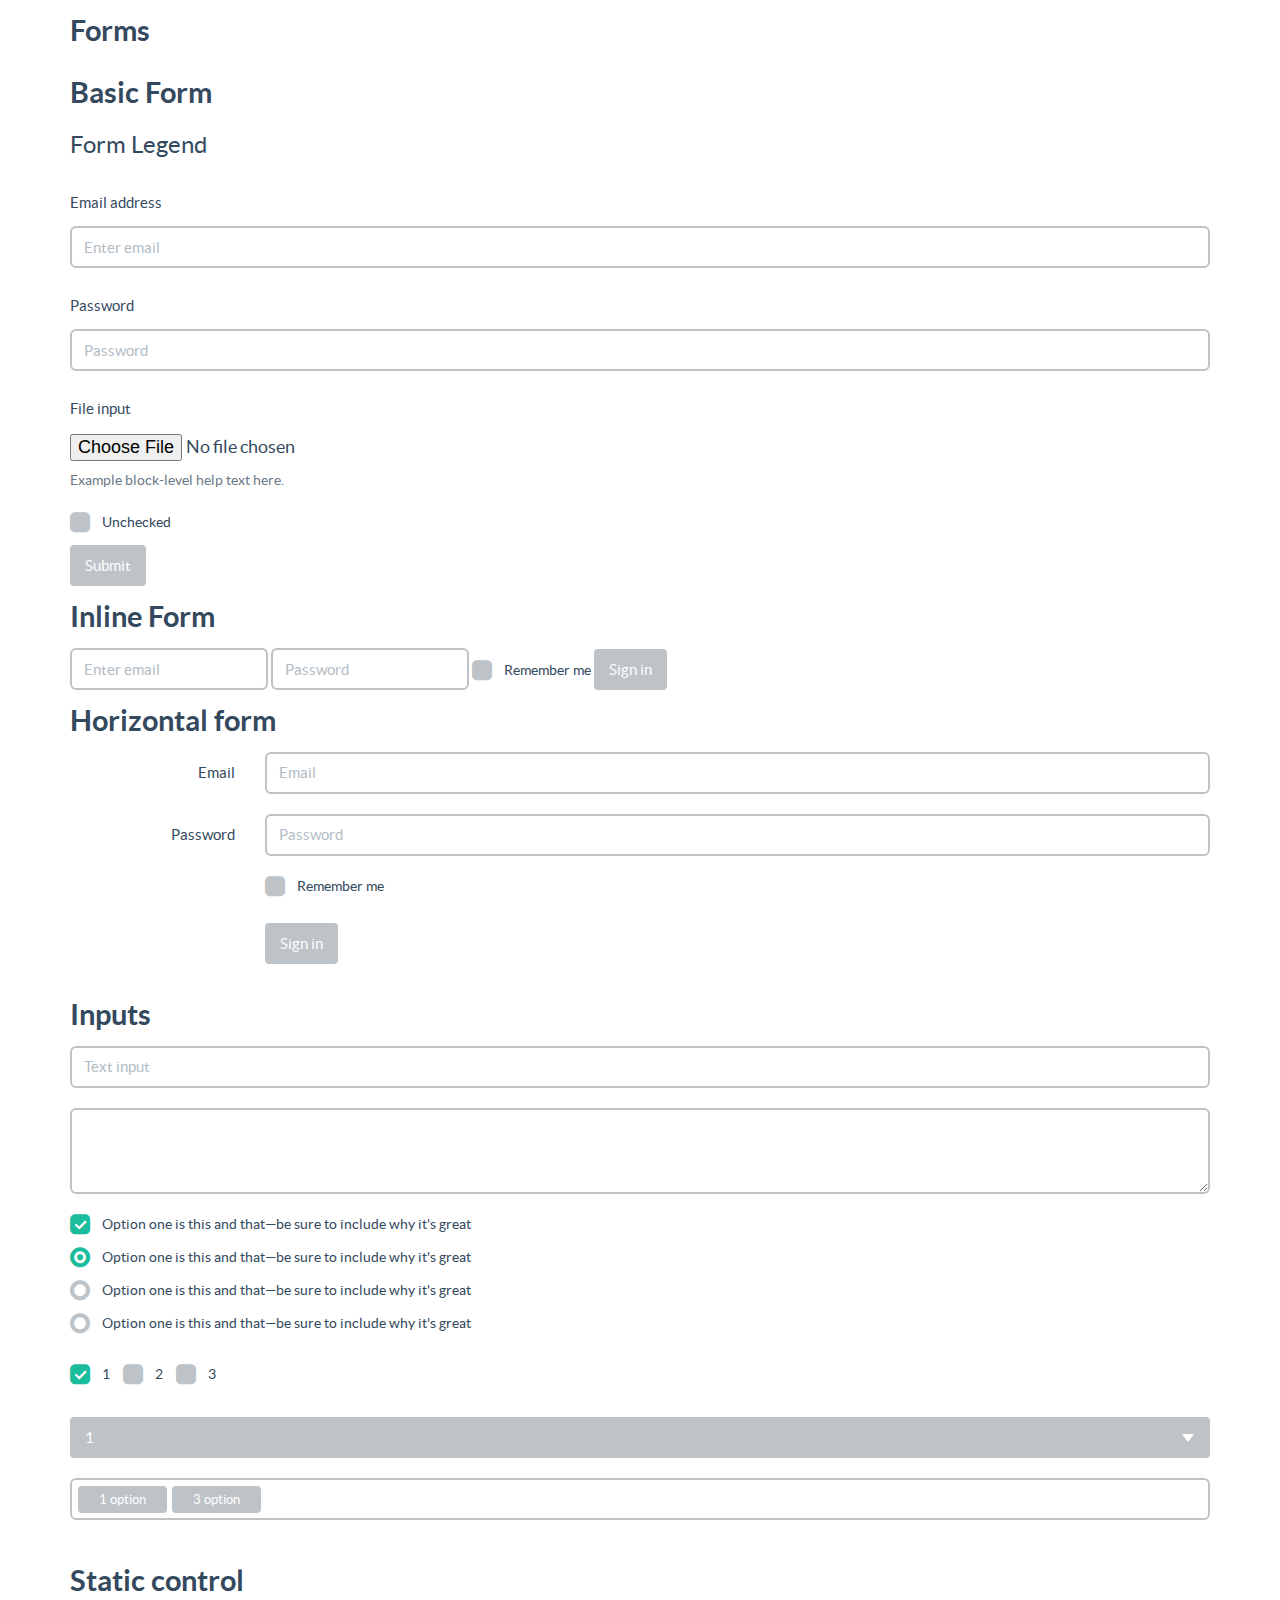
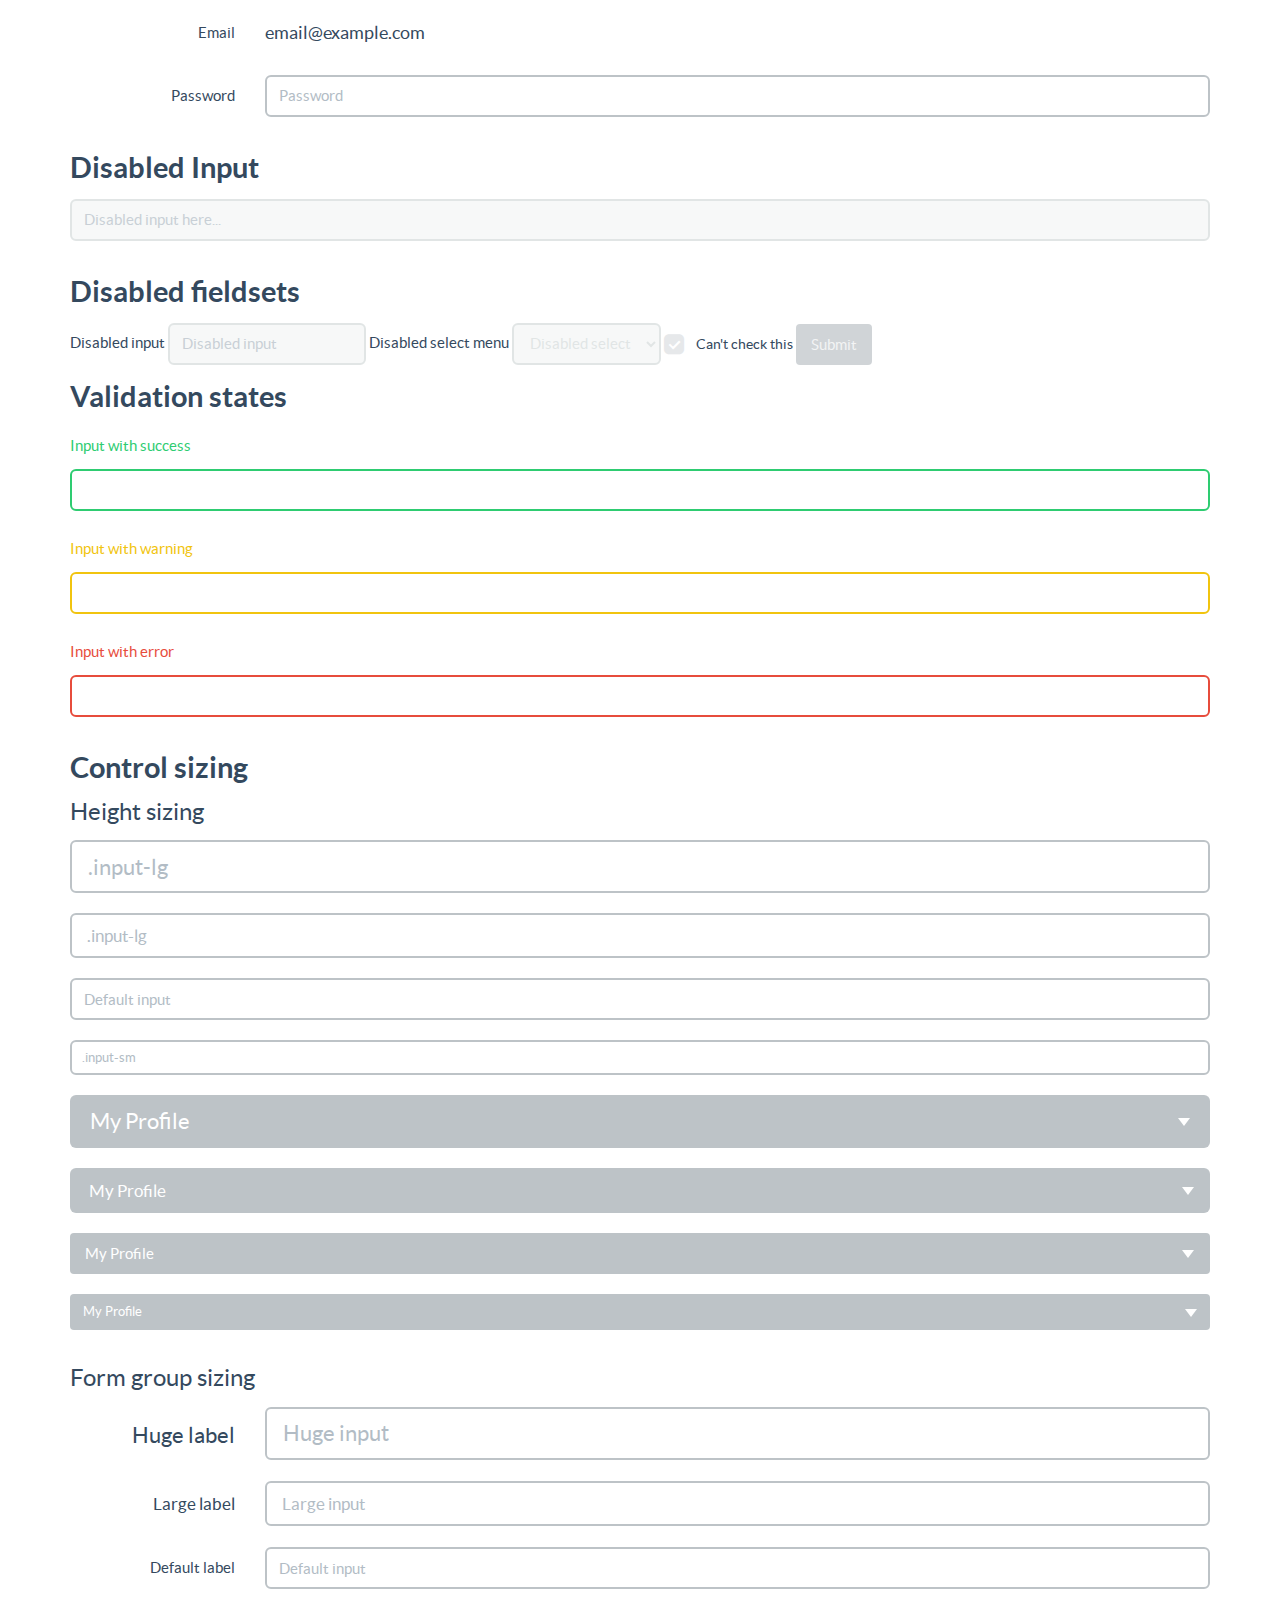
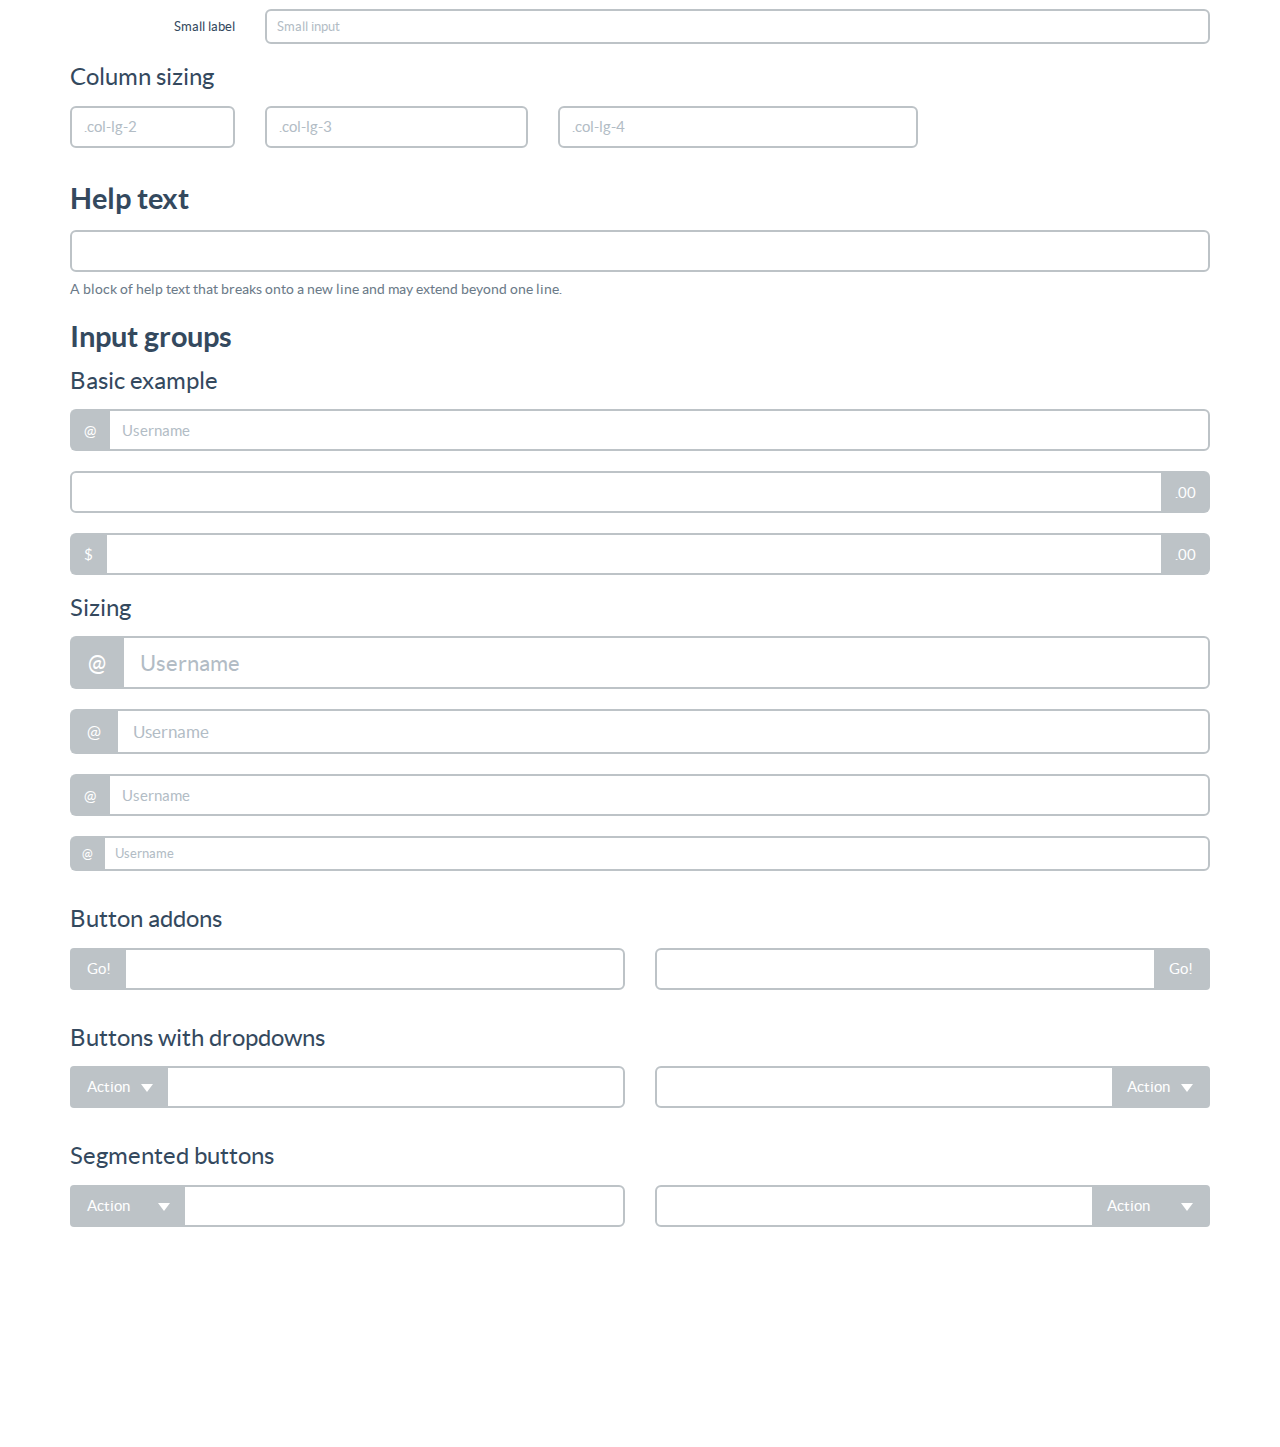
<file: extra/Flat-UI-2.2.1/docs/examples/forms.html>
<!DOCTYPE html>
<html lang="en">
  <head>
    <meta charset="utf-8">
    <title>Flat UI Pro</title>
    <meta name="viewport" content="width=device-width, initial-scale=1.0">

    <!-- Loading Bootstrap -->
    <link href="../../dist/css/vendor/bootstrap.min.css" rel="stylesheet">

    <!-- Loading Flat UI -->
    <link href="../../dist/css/flat-ui.css" rel="stylesheet">

    <link rel="shortcut icon" href="../../dist/img/favicon.ico">

    <!-- HTML5 shim, for IE6-8 support of HTML5 elements. All other JS at the end of file. -->
    <!--[if lt IE 9]>
      <script src="../../dist/js/vendor/html5shiv.js"></script>
      <script src="../../dist/js/vendor/respond.min.js"></script>
    <![endif]-->
  </head>
  <body>

    <style>
      body {
        padding-bottom: 200px;
      }
    </style>

    <div class="container">
      <h4>Forms</h4>
      <div class="row">
        <div class="col-md-12">
          <h4>Basic Form</h4>
          <form role="form">
            <legend>Form Legend</legend>
            <div class="form-group">
              <label for="exampleInputEmail1">Email address</label>
              <input type="email" class="form-control" id="exampleInputEmail1" placeholder="Enter email">
            </div>
            <div class="form-group">
              <label for="exampleInputPassword1">Password</label>
              <input type="password" class="form-control" id="exampleInputPassword1" placeholder="Password">
            </div>
            <div class="form-group">
              <label for="exampleInputFile">File input</label>
              <input type="file" id="exampleInputFile">
              <p class="help-block">Example block-level help text here.</p>
            </div>
            <label class="checkbox" for="checkbox1">
              <input type="checkbox" data-toggle="checkbox" value="" id="checkbox1" required>
              Unchecked
            </label>
            <button type="submit" class="btn btn-default">Submit</button>
          </form>
        </div><!-- /.col-md-12 -->
      </div><!-- /.row -->
      <div class="row">
        <div class="col-md-12">
          <h4>Inline Form</h4>
          <form class="form-inline" role="form">
            <div class="form-group">
              <label class="sr-only" for="exampleInputEmail2">Email address</label>
              <input type="email" class="form-control" id="exampleInputEmail2" placeholder="Enter email">
            </div>
            <div class="form-group">
              <label class="sr-only" for="exampleInputPassword2">Password</label>
              <input type="password" class="form-control" id="exampleInputPassword2" placeholder="Password">
            </div>
            <div class="form-group">
              <label class="checkbox" for="checkbox2">
                <input type="checkbox" data-toggle="checkbox" value="" id="checkbox2" required>
                Remember me
              </label>
            </div>
            <button type="submit" class="btn btn-default">Sign in</button>
          </form>
        </div><!-- /.col-md-12 -->
      </div><!-- /.row -->
      <div class="row">
        <div class="col-md-12">
          <h4>Horizontal form</h4>
          <form class="form-horizontal" role="form">
            <div class="form-group">
              <label for="inputEmail1" class="col-lg-2 control-label">Email</label>
              <div class="col-lg-10">
                <input type="email" class="form-control" id="inputEmail1" placeholder="Email">
              </div>
            </div>
            <div class="form-group">
              <label for="inputPassword1" class="col-lg-2 control-label">Password</label>
              <div class="col-lg-10">
                <input type="password" class="form-control" id="inputPassword1" placeholder="Password">
              </div>
            </div>
            <div class="form-group">
              <div class="col-lg-offset-2 col-lg-10">
                <label class="checkbox" for="checkbox3">
                  <input type="checkbox" data-toggle="checkbox" value="" id="checkbox3" required>
                  Remember me
                </label>
              </div>
            </div>
            <div class="form-group">
              <div class="col-lg-offset-2 col-lg-10">
                <button type="submit" class="btn btn-default">Sign in</button>
              </div>
            </div>
          </form>
        </div><!-- /.col-md-12 -->
      </div><!-- /.row -->
      <div class="row">
        <div class="col-md-12">
          <h4>Inputs</h4>
          <form action="#" class="form">
            <div class="form-group">
              <input type="text" class="form-control" placeholder="Text input">
            </div>
            <div class="form-group">
              <textarea class="form-control" rows="3"></textarea>
            </div>
            <div class="form-group">
              <label class="checkbox" for="checkbox4">
                <input type="checkbox" data-toggle="checkbox" value="" id="checkbox4" required checked>
                 Option one is this and that&mdash;be sure to include why it's great
              </label>
              <label class="radio" for="radio4a">
                <input type="radio" name="optionsRadios" data-toggle="radio" value="" id="radio4a" required checked>
                 Option one is this and that&mdash;be sure to include why it's great
              </label>
              <label class="radio" for="radio4b">
                <input type="radio" name="optionsRadios" data-toggle="radio" value="" id="radio4b" required>
                 Option one is this and that&mdash;be sure to include why it's great
              </label>
              <label class="radio" for="radio4c">
                <input type="radio" name="optionsRadios" data-toggle="radio" value="" id="radio4c" required>
                 Option one is this and that&mdash;be sure to include why it's great
              </label>
            </div>
            <div class="form-group">
              <label class="checkbox checkbox-inline" for="checkbox5a">
                <input type="checkbox" data-toggle="checkbox" value="" id="checkbox5a" required checked> 1
              </label>
              <label class="checkbox checkbox-inline" for="checkbox5b">
                <input type="checkbox" data-toggle="checkbox" value="" id="checkbox5b" required > 2
              </label>
              <label class="checkbox checkbox-inline" for="checkbox5c">
                <input type="checkbox" data-toggle="checkbox" value="" id="checkbox5c" required > 3
              </label>
            </div>
            <div class="form-group">
              <select data-toggle="select" class="form-control select select-default">
                <option>1</option>
                <option>2</option>
                <option>3</option>
                <option>4</option>
                <option>5</option>
              </select>
            </div>
            <div class="form-group">
              <select data-toggle="select" multiple class="form-control multiselect multiselect-default mrs mbm">
                <option value="0" selected>1 option</option>
                <option value="1">2 option</option>
                <option value="2" selected>3 option</option>
                <option value="3">4 option</option>
                <option value="4">5 option</option>
              </select>
            </div>
          </form>
        </div>
      </div><!-- /.row -->
      <div class="row">
        <div class="col-md-12">
          <h4>Static control</h4>
          <form class="form-horizontal" role="form">
            <div class="form-group">
              <label class="col-lg-2 control-label">Email</label>
              <div class="col-lg-10">
                <p class="form-control-static">email@example.com</p>
              </div>
            </div>
            <div class="form-group">
              <label for="inputPassword" class="col-lg-2 control-label">Password</label>
              <div class="col-lg-10">
                <input type="password" class="form-control" id="inputPassword" placeholder="Password">
              </div>
            </div>
          </form>
        </div>
      </div><!-- /.row -->
      <div class="row">
        <div class="col-md-12">
          <h4>Disabled Input</h4>
          <form action="#" class="form">
            <div class="form-group">
              <input class="form-control" id="disabledInput" type="text" placeholder="Disabled input here..." disabled>
            </div>
          </form>
        </div>
      </div><!-- /.row -->
      <div class="row">
        <div class="col-md-12">
          <h4>Disabled fieldsets</h4>
          <form class="form-inline" role="form">
            <fieldset disabled>
              <div class="form-group">
                <label for="disabledTextInput">Disabled input</label>
                <input type="text" id="disabledTextInput" class="form-control" placeholder="Disabled input">
              </div>
              <div class="form-group">
                <label for="disabledSelect">Disabled select menu</label>
                <select id="disabledSelect" class="form-control">
                  <option>Disabled select</option>
                </select>
              </div>
              <label class="checkbox checkbox-inline" for="checkbox6">
                <input type="checkbox" data-toggle="checkbox" value="" id="checkbox6" required checked> Can't check this
              </label>
              <button type="submit" class="btn btn-primary">Submit</button>
            </fieldset>
          </form>
        </div>
      </div><!-- /.row -->
      <div class="row">
        <div class="col-md-12">
          <h4>Validation states</h4>
          <div class="form-group has-success">
            <label class="control-label" for="inputSuccess">Input with success</label>
            <input type="text" class="form-control" id="inputSuccess">
          </div>
          <div class="form-group has-warning">
            <label class="control-label" for="inputWarning">Input with warning</label>
            <input type="text" class="form-control" id="inputWarning">
          </div>
          <div class="form-group has-error">
            <label class="control-label" for="inputError">Input with error</label>
            <input type="text" class="form-control" id="inputError">
          </div>
        </div>
      </div><!-- /.row -->
      <div class="row">
        <div class="col-md-12">
          <h4>Control sizing</h4>
          <h6>Height sizing</h6>
          <div class="form-group">
            <input class="form-control input-hg" type="text" placeholder=".input-lg">
          </div>
          <div class="form-group">
            <input class="form-control input-lg" type="text" placeholder=".input-lg">
          </div>
          <div class="form-group">
            <input class="form-control" type="text" placeholder="Default input">
          </div>
          <div class="form-group">
            <input class="form-control input-sm" type="text" placeholder=".input-sm">
          </div>

          <div class="form-group">
            <select data-toggle="select" class="form-control select select-default select-hg">
              <optgroup label="Profile">
                <option value="0">My Profile</option>
                <option value="1">My Friends</option>
              </optgroup>
              <optgroup label="System">
                <option value="2">Messages</option>
                <option value="3">My Settings</option>
                <option value="4" class="highlighted">Logout</option>
              </optgroup>
            </select>
          </div>
          <div class="form-group">
            <select data-toggle="select" class="form-control select select-default select-lg">
              <optgroup label="Profile">
                <option value="0">My Profile</option>
                <option value="1">My Friends</option>
              </optgroup>
              <optgroup label="System">
                <option value="2">Messages</option>
                <option value="3">My Settings</option>
                <option value="4" class="highlighted">Logout</option>
              </optgroup>
            </select>
          </div>
          <div class="form-group">
            <select data-toggle="select" class="form-control select select-default">
              <optgroup label="Profile">
                <option value="0">My Profile</option>
                <option value="1">My Friends</option>
              </optgroup>
              <optgroup label="System">
                <option value="2">Messages</option>
                <option value="3">My Settings</option>
                <option value="4" class="highlighted">Logout</option>
              </optgroup>
            </select>
          </div>
          <div class="form-group">
            <select data-toggle="select" class="form-control select select-default select-sm">
              <optgroup label="Profile">
                <option value="0">My Profile</option>
                <option value="1">My Friends</option>
              </optgroup>
              <optgroup label="System">
                <option value="2">Messages</option>
                <option value="3">My Settings</option>
                <option value="4" class="highlighted">Logout</option>
              </optgroup>
            </select>
          </div>
        </div>
      </div>
      <h6>Form group sizing</h6>
      <form class="form-horizontal" role="form">
        <div class="form-group form-group-hg">
          <label class="col-sm-2 control-label" for="formGroupInputHuge">Huge label</label>
          <div class="col-sm-10">
            <input class="form-control" type="text" id="formGroupInputHuge" placeholder="Huge input">
          </div>
        </div>
        <div class="form-group form-group-lg">
          <label class="col-sm-2 control-label" for="formGroupInputLarge">Large label</label>
          <div class="col-sm-10">
            <input class="form-control" type="text" id="formGroupInputLarge" placeholder="Large input">
          </div>
        </div>
        <div class="form-group">
          <label class="col-sm-2 control-label" for="formGroupInputDefault">Default label</label>
          <div class="col-sm-10">
            <input class="form-control" type="text" id="formGroupInputDefault" placeholder="Default input">
          </div>
        </div>
        <div class="form-group form-group-sm">
          <label class="col-sm-2 control-label" for="formGroupInputSmall">Small label</label>
          <div class="col-sm-10">
            <input class="form-control" type="text" id="formGroupInputSmall" placeholder="Small input">
          </div>
        </div>
      </form>
      <h6>Column sizing</h6>
      <div class="row">
        <div class="col-lg-2">
          <div class="form-group">
            <input type="text" class="form-control" placeholder=".col-lg-2">
          </div><!-- /.form-group -->
        </div>
        <div class="col-lg-3">
          <div class="form-group">
            <input type="text" class="form-control" placeholder=".col-lg-3">
          </div><!-- /.form-group -->
        </div>
        <div class="col-lg-4">
          <div class="form-group">
            <input type="text" class="form-control" placeholder=".col-lg-4">
          </div><!-- /.form-group -->
        </div>
      </div>
      <div class="row">
        <div class="col-md-12">
          <h4>Help text</h4>
          <form class="form">
            <input type="text" class="form-control">
            <span class="help-block">A block of help text that breaks onto a new line and may extend beyond one line.</span>
          </form>
        </div>
      </div>
      <div class="row">
        <div class="col-md-12">
          <h4>Input groups</h4>
          <h6>Basic example</h6>
          <div class="form-group">
            <div class="input-group">
              <span class="input-group-addon">@</span>
              <input type="text" class="form-control" placeholder="Username">
            </div>
          </div>
          <div class="form-group">
            <div class="input-group">
              <input type="text" class="form-control">
              <span class="input-group-addon">.00</span>
            </div>
          </div>
          <div class="form-group">
            <div class="input-group">
              <span class="input-group-addon">$</span>
              <input type="text" class="form-control">
              <span class="input-group-addon">.00</span>
            </div>
          </div>
          <h6>Sizing</h6>
          <div class="form-group">
            <div class="input-group input-group-hg">
              <span class="input-group-addon">@</span>
              <input type="text" class="form-control input-hg" placeholder="Username">
            </div>
          </div>
          <div class="form-group">
            <div class="input-group input-group-lg">
              <span class="input-group-addon">@</span>
              <input type="text" class="form-control input-lg" placeholder="Username">
            </div>
          </div>

          <div class="form-group">
            <div class="input-group">
              <span class="input-group-addon">@</span>
              <input type="text" class="form-control" placeholder="Username">
            </div>
          </div>

          <div class="form-group">
            <div class="input-group input-group-sm">
              <span class="input-group-addon">@</span>
              <input type="text" class="form-control" placeholder="Username">
            </div>
          </div>

        </div>
      </div><!-- /.row -->
      <h6>Button addons</h6>
      <div class="row">
        <div class="col-lg-6">
          <div class="form-group">
            <div class="input-group">
              <span class="input-group-btn">
                <button class="btn btn-default" type="button">Go!</button>
              </span>
              <input type="text" class="form-control">
            </div><!-- /input-group -->
          </div>
        </div><!-- /.col-lg-6 -->
        <div class="col-lg-6">
          <div class="form-group">
            <div class="input-group">
              <input type="text" class="form-control">
              <span class="input-group-btn">
                <button class="btn btn-default" type="button">Go!</button>
              </span>
            </div><!-- /input-group -->
          </div><!-- /.form-group -->
        </div><!-- /.col-lg-6 -->
      </div><!-- /.row -->
      <h6>Buttons with dropdowns</h6>
      <div class="row">
        <div class="col-lg-6">
          <div class="form-group">
            <div class="input-group">
              <div class="input-group-btn">
                <button type="button" class="btn btn-default dropdown-toggle" data-toggle="dropdown">Action <span class="caret"></span></button>
                <ul class="dropdown-menu">
                  <li><a href="#">Action</a></li>
                  <li><a href="#">Another action</a></li>
                  <li><a href="#">Something else here</a></li>
                  <li class="divider"></li>
                  <li><a href="#">Separated link</a></li>
                </ul>
              </div><!-- /btn-group -->
              <input type="text" class="form-control">
            </div><!-- /input-group -->
          </div><!-- /.form-group -->
        </div><!-- /.col-lg-6 -->
        <div class="col-lg-6">
          <div class="form-group">
            <div class="input-group">
              <input type="text" class="form-control">
              <div class="input-group-btn">
                <button type="button" class="btn btn-default dropdown-toggle" data-toggle="dropdown">Action <span class="caret"></span></button>
                <ul class="dropdown-menu pull-right">
                  <li><a href="#">Action</a></li>
                  <li><a href="#">Another action</a></li>
                  <li><a href="#">Something else here</a></li>
                  <li class="divider"></li>
                  <li><a href="#">Separated link</a></li>
                </ul>
              </div><!-- /btn-group -->
            </div><!-- /input-group -->
          </div><!-- /.form-group -->
        </div><!-- /.col-lg-6 -->
      </div><!-- /.row -->
      <h6>Segmented buttons</h6>
      <div class="row">
        <div class="col-lg-6">
          <div class="form-group">
            <div class="input-group">
              <div class="input-group-btn">
                <button tabindex="-1" class="btn btn-default" type="button">Action</button>
                <button tabindex="-1" data-toggle="dropdown" class="btn btn-default dropdown-toggle" type="button">
                  <span class="caret"></span>
                </button>
                <ul role="menu" class="dropdown-menu">
                  <li><a href="#">Action</a></li>
                  <li><a href="#">Another action</a></li>
                  <li><a href="#">Something else here</a></li>
                  <li class="divider"></li>
                  <li><a href="#">Separated link</a></li>
                </ul>
              </div>
              <input type="text" class="form-control">
            </div><!-- /.input-group -->
          </div><!-- /.form-group -->
        </div><!-- /.col-lg-6 -->
        <div class="col-lg-6">
          <div class="form-group">
            <div class="input-group">
              <input type="text" class="form-control">
              <div class="input-group-btn">
                <button tabindex="-1" class="btn btn-default" type="button">Action</button>
                <button tabindex="-1" data-toggle="dropdown" class="btn btn-default dropdown-toggle" type="button">
                  <span class="caret"></span>
                </button>
                <ul role="menu" class="dropdown-menu pull-right">
                  <li><a href="#">Action</a></li>
                  <li><a href="#">Another action</a></li>
                  <li><a href="#">Something else here</a></li>
                  <li class="divider"></li>
                  <li><a href="#">Separated link</a></li>
                </ul>
              </div>
            </div><!-- /.input-group -->
          </div><!-- /.form-group -->
        </div><!-- /.col-lg-6 -->
      </div><!-- /.row -->
    </div><!-- /.container -->

    <!-- jQuery (necessary for Bootstrap's JavaScript plugins) -->
    <script src="../../dist/js/vendor/jquery.min.js"></script>
    <!-- Include all compiled plugins (below), or include individual files as needed -->
    <script src="../../dist/js/flat-ui.min.js"></script>

    <script src="../assets/js/application.js"></script>

  </body>
</html>
</file>
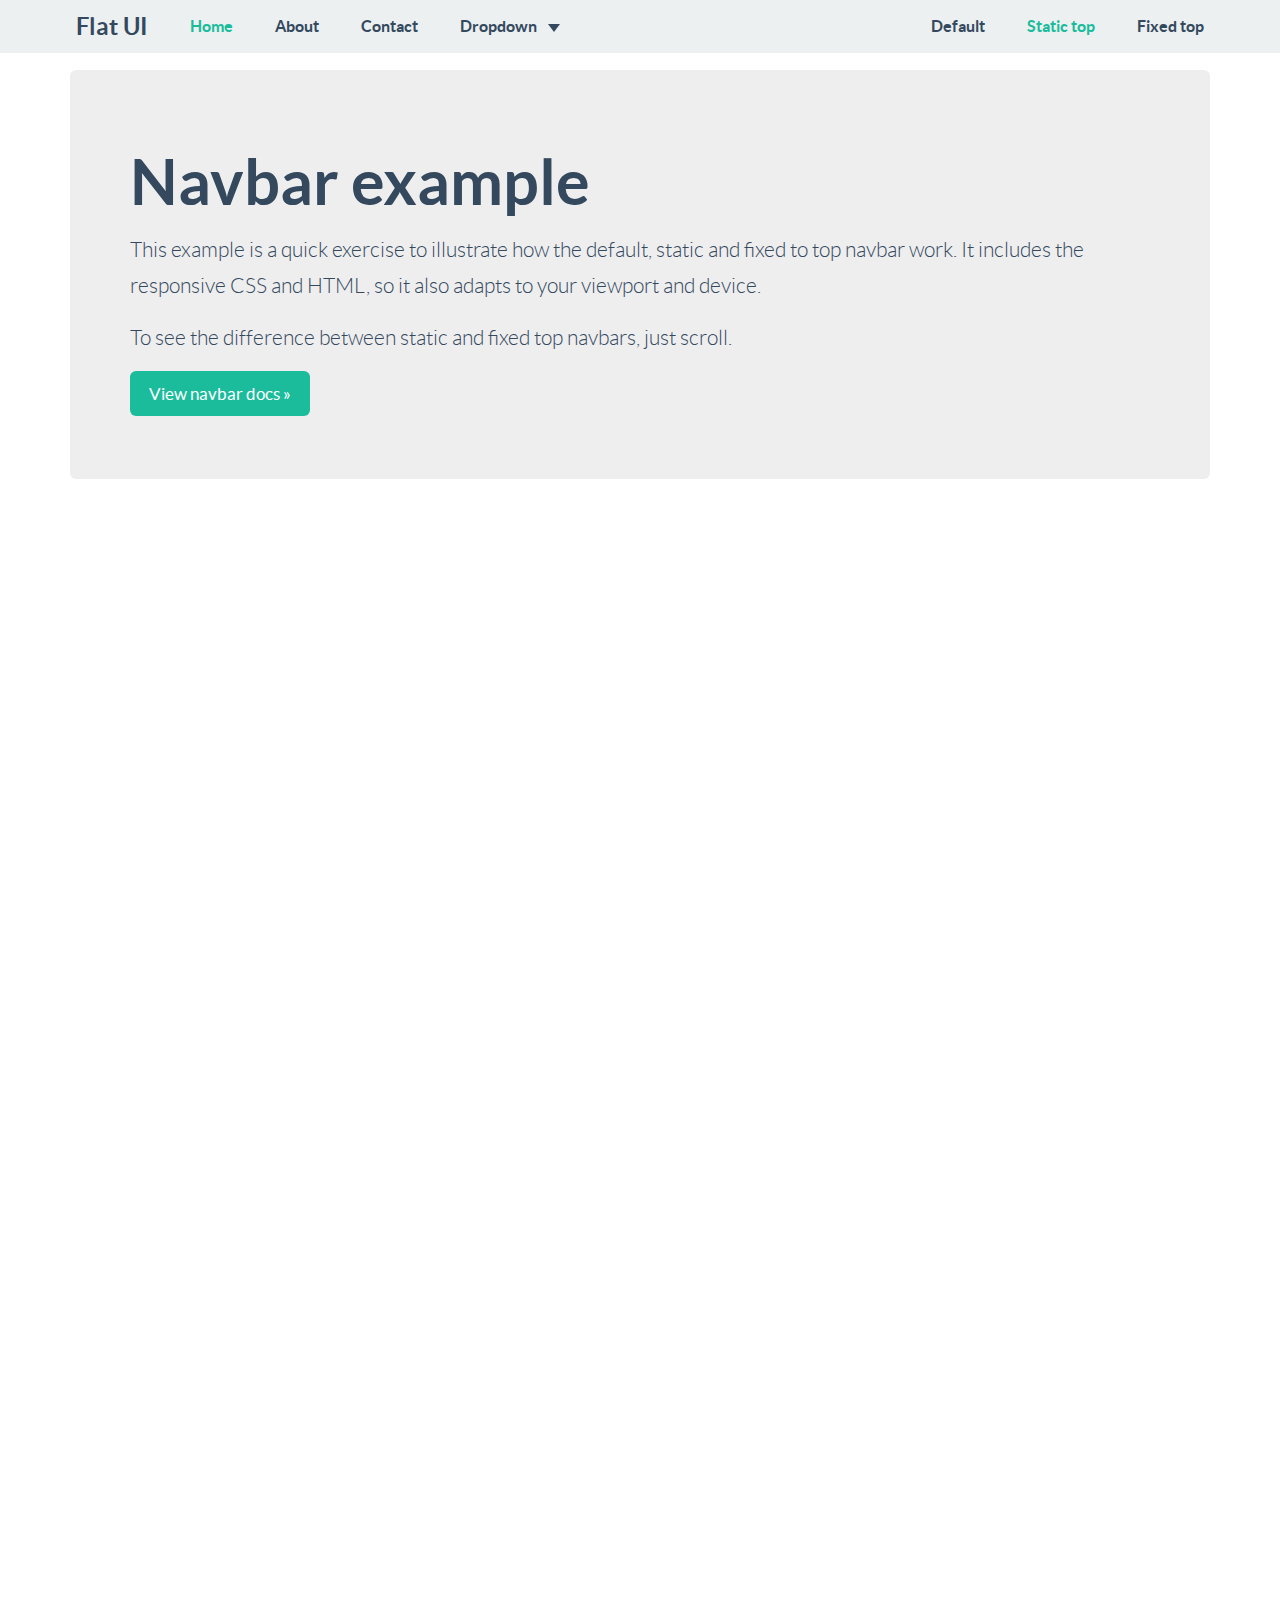
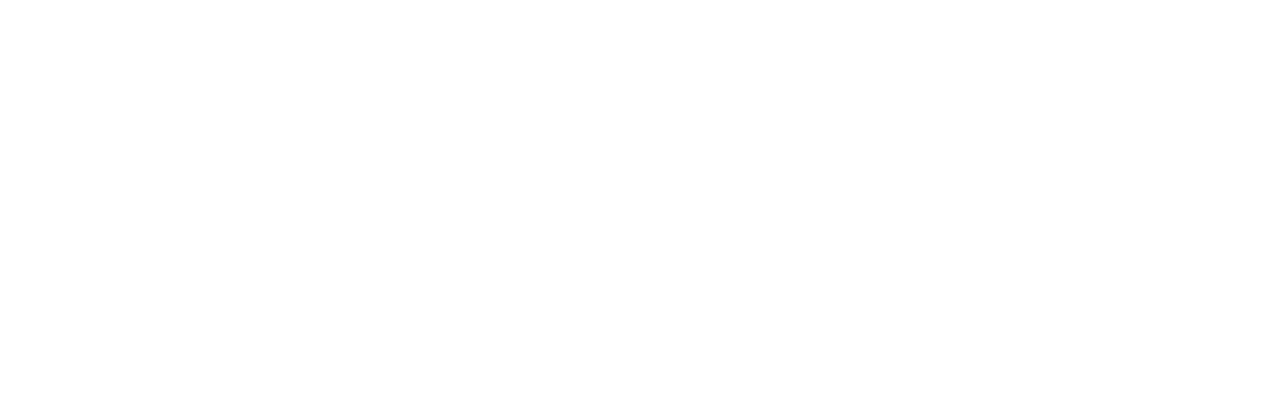
<file: extra/Flat-UI-2.2.1/docs/examples/navbar-fixed-top.html>
<!DOCTYPE html>
<html lang="en">
  <head>
    <meta charset="utf-8">
    <title>Flat UI Pro</title>
    <meta name="viewport" content="width=device-width, initial-scale=1.0">

    <!-- Loading Bootstrap -->
    <link href="../../dist/css/vendor/bootstrap.min.css" rel="stylesheet">

    <!-- Loading Flat UI -->
    <link href="../../dist/css/flat-ui.css" rel="stylesheet">

    <link rel="shortcut icon" href="../../dist/img/favicon.ico">

    <!-- HTML5 shim, for IE6-8 support of HTML5 elements. All other JS at the end of file. -->
    <!--[if lt IE 9]>
      <script src="../../dist/js/vendor/html5shiv.js"></script>
      <script src="../../dist/js/vendor/respond.min.js"></script>
    <![endif]-->
  </head>
  <body>
    <style>
      body {
        min-height: 2000px;
        padding-top: 70px;
      }
    </style>

    <!-- Static navbar -->
    <div class="navbar navbar-default navbar-fixed-top" role="navigation">
      <div class="container">
        <div class="navbar-header">
          <button type="button" class="navbar-toggle" data-toggle="collapse" data-target=".navbar-collapse">
            <span class="sr-only">Toggle navigation</span>
          </button>
          <a class="navbar-brand" href="#">Flat UI</a>
        </div>
        <div class="navbar-collapse collapse">
          <ul class="nav navbar-nav">
            <li class="active"><a href="#">Home</a></li>
            <li><a href="#about">About</a></li>
            <li><a href="#contact">Contact</a></li>
            <li class="dropdown">
              <a href="#" class="dropdown-toggle" data-toggle="dropdown">Dropdown <b class="caret"></b></a>
              <ul class="dropdown-menu">
                <li><a href="#">Action</a></li>
                <li><a href="#">Another action</a></li>
                <li><a href="#">Something else here</a></li>
                <li class="divider"></li>
                <li class="dropdown-header">Nav header</li>
                <li><a href="#">Separated link</a></li>
                <li><a href="#">One more separated link</a></li>
              </ul>
            </li>
          </ul>
          <ul class="nav navbar-nav navbar-right">
            <li><a href="../navbar/">Default</a></li>
            <li class="active"><a href="./">Static top</a></li>
            <li><a href="../navbar-fixed-top/">Fixed top</a></li>
          </ul>
        </div><!--/.nav-collapse -->
      </div>
    </div>


    <div class="container">

      <!-- Main component for a primary marketing message or call to action -->
      <div class="jumbotron">
        <h1>Navbar example</h1>
        <p>This example is a quick exercise to illustrate how the default, static and fixed to top navbar work. It includes the responsive CSS and HTML, so it also adapts to your viewport and device.</p>
        <p>To see the difference between static and fixed top navbars, just scroll.</p>
        <p>
          <a class="btn btn-lg btn-primary" href="../../components/#navbar" role="button">View navbar docs &raquo;</a>
        </p>
      </div>

    </div> <!-- /container -->

    <!-- jQuery (necessary for Bootstrap's JavaScript plugins) -->
    <script src="../../dist/js/vendor/jquery.min.js"></script>
    <!-- Include all compiled plugins (below), or include individual files as needed -->
    <script src="../../dist/js/flat-ui.min.js"></script>

    <script src="../assets/js/application.js"></script>

  </body>
</html>
</file>
<file: extra/Flat-UI-2.2.1/docs/assets/css/demo.css>
/*!
 * Flat UI Free v2.2.1 (http://designmodo.github.io/Flat-UI/)
 * Copyright 2013-2014 Designmodo, Inc.
 */

/* Prettyfy Theme */
.prettyprint {
  padding: 15px 21px;
  font-family: Menlo, 'Bitstream Vera Sans Mono', 'DejaVu Sans Mono', Monaco, Consolas, monospace;
  background-color: #f7f7f9;
  border: 2px solid #e1e1e8;
  }
.pln {
  color: #333;
  }
@media screen {
  .str {
    color: #d14;
    }
  .kwd {
    color: #333;
    }
  .com {
    color: #998;
    }
  .typ {
    color: #458;
    }
  .lit {
    color: #458;
    }
  .pun {
    color: #333;
    }
  .opn {
    color: #333;
    }
  .clo {
    color: #333;
    }
  .tag {
    color: navy;
    }
  .atn {
    color: teal;
    }
  .atv {
    color: #d14;
    }
  .dec {
    color: #333;
    }
  .var {
    color: teal;
    }
  .fun {
    color: #900;
    }
  }
@media print, projection {
  .str {
    color: #060;
    }
  .kwd {
    font-weight: bold;
    color: #006;
    }
  .com {
    font-style: italic;
    color: #600;
    }
  .typ {
    font-weight: bold;
    color: #404;
    }
  .lit {
    color: #044;
    }
  .pun,
  .opn,
  .clo {
    color: #440;
    }
  .tag {
    font-weight: bold;
    color: #006;
    }
  .atn {
    color: #404;
    }
  .atv {
    color: #060;
    }
  }
/* Specify class=linenums on a pre to get line numbering */
ol.linenums {
  margin-top: 0;
  margin-bottom: 0;
  }
.container {
  width: 970px !important;
  }
.demo-headline {
  padding: 73px 0 110px;
  text-align: center;
  }
.demo-logo {
  margin: 10px 0;
  font: 900 90px/100px "Helvetica Neue", Helvetica, Arial, sans-serif;
  letter-spacing: -2px;
  }
.demo-logo .logo {
  width: 236px;
  height: 181px;
  margin: 0 auto 26px;
  overflow: hidden;
  text-indent: -9999em;
  background: url(../img/demo/logo-mask.png) center 0 no-repeat;
  background-size: 236px 181px;
  }
.demo-logo small {
  display: block;
  padding-top: 5px;
  font-size: 22px;
  font-weight: 700;
  color: rgba(52, 73, 94, .3);
  letter-spacing: 0;
  }
.demo-row {
  margin-bottom: 20px;
  }
.demo-row .demo-heading-note,
.demo-row .demo-text-note {
  position: absolute;
  bottom: 10px;
  left: 0;
  display: block;
  width: 260px;
  font-size: 13px;
  font-weight: 400;
  line-height: 13px;
  color: #c0c1c2;
  }
.demo-row .demo-text-note {
  top: 10px;
  bottom: auto;
  }
.demo-row.typography-row .demo-content {
  float: none;
  width: auto;
  clear: both;
  }
.demo-row.typography-row .demo-type-example {
  position: relative;
  padding-left: 25%;
  margin-bottom: 40px;
  }
.demo-section-title {
  margin: 10px 0;
  font: 900 32px/40px "Helvetica Neue", Helvetica, Arial, sans-serif;
  }
.demo-panel-title {
  padding-top: 20px;
  margin: 2px 0 20px;
  font: bold 23px/40px "Helvetica Neue", Helvetica, Arial, sans-serif;
  }
.demo-panel-title small {
  font-size: inherit;
  font-weight: 400;
  color: #798795;
  }
.demo-navigation {
  margin-top: -10px;
  margin-bottom: -4px;
  }
.demo-pager {
  margin-top: -20px;
  }
.demo-tooltips {
  height: 126px;
  }
.demo-tooltips .tooltip {
  position: relative !important;
  top: -8px !important;
  left: -8px !important;
  }
.demo-headings {
  margin-bottom: 12px;
  }
.demo-tiles {
  margin-bottom: 46px;
  }
.demo-icons {
  padding-left: 20px;
  margin-left: -20px;
  font-size: 32px;
  }
.demo-icons .demo-content {
  margin: 0 0 0 -35px;
  }
.demo-icons .demo-content > span {
  display: inline-block;
  width: 24px;
  margin: 0 0 32px 35px;
  font-size: 24px;
  }
.demo-icons-tooltip {
  position: absolute;
  bottom: 0;
  left: 100%;
  width: 80px;
  margin-left: 0 !important;
  font-size: 12px;
  color: #c2c8cf;
  }
.demo-illustrations .demo-content {
  padding-top: 20px;
  margin: 0 0 0 -40px;
  }
.demo-illustrations .demo-content:before,
.demo-illustrations .demo-content:after {
  display: table;
  content: " ";
  }
.demo-illustrations .demo-content:after {
  clear: both;
  }
.demo-illustrations .demo-content > div {
  float: left;
  width: 100px;
  height: 100px;
  margin: 0 0 40px 40px;
  line-height: 100px;
  text-align: center;
  }
.demo-illustrations img {
  display: inline-block;
  max-width: 100px;
  max-height: 100px;
  vertical-align: middle;
  }
.demo-samples {
  margin-bottom: 46px;
  }
.demo-download-section {
  float: none;
  padding: 60px 0 90px 20px;
  margin: 0 auto;
  text-align: center;
  }
.demo-download-section [class*='fui-'] {
  margin: 3px 0 -3px;
  }
.demo-download {
  width: 190px;
  height: 190px;
  padding: 40px 28px 30px 32px;
  margin: 0 auto 32px;
  text-align: center;
  background-color: #ebedef;
  border-radius: 50%;
  }
.demo-download img {
  width: 82px;
  height: 104px;
  }
.demo-download-text {
  padding: 20px 0;
  font-size: 15px;
  text-align: center;
  }
.demo-text-box a:hover {
  color: #1abc9c;
  }
.demo-browser {
  padding-top: 42px;
  margin: 0 41px 140px 0;
  color: #fff;
  background: #2c3e50 url(../img/demo/browser.png) 0 0 no-repeat;
  background-size: 659px 42px;
  border-radius: 0 0 6px 6px;
  }
.demo-browser-side {
  float: left;
  width: 151px;
  padding: 22px 20px;
  }
.demo-browser-side > h5 {
  margin-top: 4px;
  margin-bottom: 3px;
  font-size: 16px;
  font-weight: 400;
  text-transform: none;
  }
.demo-browser-side > h6 {
  margin-top: 3px;
  font-size: 11px;
  font-weight: 300;
  line-height: 18px;
  text-transform: none;

  -webkit-font-smoothing: subpixel-antialiased;
  }
.demo-browser-author {
  display: block;
  width: 84px;
  height: 84px;
  margin: 0 auto;
  background: url(../img/demo/browser-author.jpg) center no-repeat;
  border: 3px solid #fff;
  border-radius: 50%;
  }
.demo-browser-action {
  padding: 30px 0 12px;
  }
.demo-browser-action > .btn {
  padding: 7px 0 8px 11px !important;
  text-align: left;
  border-radius: 3px;
  }
.demo-browser-action > .btn > [class^="fui-"] {
  position: relative;
  top: 1px;
  margin-right: 12px;
  }
.demo-browser-content {
  padding: 21px 0 0 20px;
  overflow: hidden;
  background-color: #34495e;
  border-radius: 0 0 6px;
  }
.demo-browser-content > img {
  float: left;
  width: 146px;
  margin: 0 15px 20px 0;
  border: 6px solid #fff;
  }
@media only screen and (-webkit-min-device-pixel-ratio: 2), only screen and (-webkit-min-device-pixel-ratio: 1.5), only screen and (-moz-min-device-pixel-ratio: 2), only screen and (-o-min-device-pixel-ratio: 3/2), only screen and (-o-min-device-pixel-ratio: 2/1), only screen and (min--moz-device-pixel-ratio: 1.5), only screen and (min-device-pixel-ratio: 1.5), only screen and (min-device-pixel-ratio: 2) {
  .logo {
    background-image: url(../img/demo/logo-mask-2x.png);
    }
  .demo-browser {
    background-image: url(../img/demo/browser-2x.png);
    }
  }
.demo-swatches-row [class*="col"] {
  float: left;
  min-height: 1px;
  }
.demo-swatches-row .swatches-col {
  width: 800px;
  margin-left: -5px;
  }
.demo-swatches-row .swatches-desc-col {
  width: 140px;
  margin-left: 20px;
  }
</file>
<file: extra/Flat-UI-2.2.1/docs/assets/css/docs.css>
/*!
 * Flat UI Free v2.2.1 (http://designmodo.github.io/Flat-UI/)
 * Copyright 2013-2014 Designmodo, Inc.
 */

/* Prettyfy Theme */
.prettyprint {
  padding: 15px 21px;
  font-family: Menlo, 'Bitstream Vera Sans Mono', 'DejaVu Sans Mono', Monaco, Consolas, monospace;
  background-color: #f7f7f9;
  border: 2px solid #e1e1e8;
  }
.pln {
  color: #333;
  }
@media screen {
  .str {
    color: #d14;
    }
  .kwd {
    color: #333;
    }
  .com {
    color: #998;
    }
  .typ {
    color: #458;
    }
  .lit {
    color: #458;
    }
  .pun {
    color: #333;
    }
  .opn {
    color: #333;
    }
  .clo {
    color: #333;
    }
  .tag {
    color: navy;
    }
  .atn {
    color: teal;
    }
  .atv {
    color: #d14;
    }
  .dec {
    color: #333;
    }
  .var {
    color: teal;
    }
  .fun {
    color: #900;
    }
  }
@media print, projection {
  .str {
    color: #060;
    }
  .kwd {
    font-weight: bold;
    color: #006;
    }
  .com {
    font-style: italic;
    color: #600;
    }
  .typ {
    font-weight: bold;
    color: #404;
    }
  .lit {
    color: #044;
    }
  .pun,
  .opn,
  .clo {
    color: #440;
    }
  .tag {
    font-weight: bold;
    color: #006;
    }
  .atn {
    color: #404;
    }
  .atv {
    color: #060;
    }
  }
/* Specify class=linenums on a pre to get line numbering */
ol.linenums {
  margin-top: 0;
  margin-bottom: 0;
  }
.docs-example-popovers {
  position: relative;
  margin: -20px -20px 0;
  }
.docs-example-popovers:before,
.docs-example-popovers:after {
  display: table;
  content: " ";
  }
.docs-example-popovers:after {
  clear: both;
  }
.docs-example-popovers .popover {
  position: relative;
  display: block;
  float: left;
  width: 260px;
  margin: 20px;
  }
.demo-headline {
  padding: 40px 0;
  margin-top: 2px;
  margin-bottom: 50px;
  font: 700 118px/1.1 "Helvetica Neue", Helvetica, Arial, sans-serif !important;
  color: #1abc9c;
  text-align: center;
  word-wrap: break-word;
  }
.demo-row {
  width: 940px;
  padding: 0 20px 50px;
  margin: 0 auto;
  }
.demo-row:before,
.demo-row:after {
  display: table;
  content: " ";
  }
.demo-row:after {
  clear: both;
  }
.demo-row .demo-heading-note,
.demo-row .demo-text-note {
  position: absolute;
  bottom: 10px;
  left: 0;
  display: block;
  width: 260px;
  font-size: 13px;
  font-weight: 400;
  line-height: 13px;
  color: #c0c1c2;
  }
.demo-row .demo-text-note {
  top: 10px;
  bottom: auto;
  }
.demo-row.menu-row {
  padding: 50px 20px 10px;
  }
.demo-row.typography-row .demo-content {
  float: none;
  width: auto;
  padding-top: 0;
  margin-left: 20px;
  clear: both;
  }
.demo-row.typography-row .demo-type-example {
  position: relative;
  padding-left: 265px;
  margin-bottom: 40px;
  }
.demo-col {
  float: left;
  width: 270px;
  margin: 0 20px;
  }
.demo-content {
  float: left;
  width: 580px;
  margin-left: 20px;
  }
.demo-content.demo-content-article p {
  margin-bottom: 20px;
  }
.demo-content.demo-content-article ul {
  margin-left: 0;
  list-style-type: none;
  }
.demo-content.demo-content-article li {
  padding: 0 0 5px;
  line-height: 35px;
  }
.demo-content-wide {
  margin: 0 20px;
  clear: both;
  }
.demo-content-wide:before,
.demo-content-wide:after {
  display: table;
  content: " ";
  }
.demo-content-wide:after {
  clear: both;
  }
.demo-title {
  float: left;
  width: 240px;
  margin: -.5em 20px 0;
  font: 700 24.5px/40px "Helvetica Neue", Helvetica, Arial, sans-serif;
  }
.demo-title h1,
.demo-title h2,
.demo-title h3,
.demo-title h4 {
  margin-top: 0;
  font-family: "Helvetica Neue", Helvetica, Arial, sans-serif;
  }
.demo-title h1,
.demo-title h2,
.demo-title h3 {
  line-height: 40px !important;
  }
.demo-title h3 {
  font-size: 24.5px !important;
  }
.demo-title small {
  font-size: 13px;
  font-weight: 400;
  color: #c0c1c2;
  }
.demo-buttons .btn,
.demo-inputs .control-group {
  margin-bottom: 20px;
  }
.demo-navigation .demo-title {
  margin-top: 10px;
  }
.demo-pager {
  margin-top: -10px;
  }
.demo-tooltips {
  width: 40%;
  padding-left: 10px;
  }
.demo-tooltips .tooltip {
  position: relative !important;
  top: -8px !important;
  left: -8px !important;
  }
.demo-tooltips .tooltip-inner {
  width: auto;
  max-width: 100%;
  }
.demo-popovers .popover {
  position: relative;
  display: block;
  width: auto;
  margin: 0 13px 0 -3px;
  }
.demo-social-buttons .btn {
  float: left;
  margin-bottom: 17px;
  clear: left;
  }
.demo-headings {
  margin-bottom: 12px;
  }
.demo-tiles {
  margin-bottom: 46px;
  }
.demo-icons {
  margin-left: -15px;
  font-size: 32px;
  }
.demo-icons > span {
  display: inline-block;
  width: 32px;
  margin: 0 0 32px 35px;
  }
@media (max-width: 480px) {
  .demo-icons > span {
    margin-right: 16px;
    margin-left: 16px;
    }
  }
.demo-icons-tooltip {
  position: absolute;
  bottom: 0;
  left: 100%;
  width: 80px;
  margin-left: 0 !important;
  font-size: 12px;
  color: #c2c8cf;
  }
.demo-inline {
  display: inline-block;
  }
.demo-labels {
  font-size: 19px;
  }
.demo-labels .visible-lg {
  display: inline !important;
  }
@media (max-width: 767px) {
  .demo-labels .visible-lg {
    display: none !important;
    }
  }
.demo-illustrations {
  margin-top: 40px;
  }
.demo-illustrations .demo-content-wide {
  padding-top: 20px;
  margin: 0 0 0 -66px;
  }
.demo-illustrations .demo-content-wide > div {
  float: left;
  width: 100px;
  height: 100px;
  margin: 0 0 80px 87px;
  line-height: 100px;
  text-align: center;
  vertical-align: middle;
  }
.demo-illustrations img {
  display: inline-block;
  max-width: 100px;
  max-height: 100px;
  vertical-align: middle;
  }
.demo-dialog {
  padding: 13px 20px 15px;
  }
.demo-dialog .flat {
  width: 300px;
  }
@media (max-width: 767px) {
  .demo-dialog .flat {
    width: 100%;
    }
  }
.static-modal-backdrop {
  width: 100%;
  padding: 62px 14px;
  margin-bottom: 50px;
  background-color: #243342;
  }
.static-modal-backdrop .modal {
  position: relative;
  top: auto;
  bottom: auto;
  z-index: 1;
  display: block;
  padding-bottom: 20px;
  overflow: hidden;
  }
.static-modal-backdrop .modal-dialog {
  padding: 0;
  }
.components-static-modal .modal {
  position: relative;
  top: auto;
  bottom: auto;
  left: auto;
  z-index: 1;
  display: block;
  overflow: visible;
  }
.components-static-modal .modal-dialog,
.components-static-modal .modal-content {
  width: auto;
  }
.components-static-modal .modal-dialog {
  padding: 0;
  }
.demo-sidebar {
  position: fixed;
  top: 0;
  left: 0;
  z-index: 10000;
  width: 150px;
  height: 100%;
  padding: 0;
  margin: 0;
  overflow: auto;
  font-size: 14px;
  line-height: 1.214;
  list-style-type: none;
  background-color: #f3f4f5;

  -webkit-font-smoothing: subpixel-antialiased;
  }
.demo-sidebar li:first-child a {
  padding-top: 20px;
  }
.demo-sidebar a {
  display: block;
  padding: 7px 20px;
  }
.demo-col .fileinput .input-group .uneditable-input {
  max-width: 370px;
  }
@media (max-width: 767px) {
  .demo-row {
    width: auto;
    padding-right: 0;
    padding-left: 0;
    margin-bottom: 0;
    margin-left: 0;
    }
  .demo-col,
  .demo-content,
  .demo-content-wide,
  .demo-title {
    float: none;
    width: auto;
    padding: 0 !important;
    margin: 0 0 18px !important;
    }
  .demo-headline {
    padding-right: 15px;
    padding-left: 15px;
    font-size: 65px !important;
    text-align: left;
    }
  .demo-inline {
    display: block;
    }
  .demo-navigation .btn-toolbar {
    margin: 0;
    }
  .demo-navigation .pager {
    display: block;
    margin-bottom: 20px;
    margin-left: 0 !important;
    }
  .typography-row .demo-type-example {
    padding-left: 0 !important;
    }
  .typography-row .demo-heading-note,
  .typography-row .demo-text-note {
    position: static !important;
    margin: 0 0 10px;
    }
  .demo-illustrations .demo-content-wide > div {
    margin-left: 67px;
    }
  }
/* Demo video */
.demo-video {
  margin-top: 40px;
  }
@media (max-width: 480px) {
  .demo-illustrations .demo-content-wide > div {
    margin-left: 23px;
    }
  .demo-navigation .mll.pvl {
    padding: 0;
    margin-bottom: 20px;
    margin-left: 0 !important;
    }
  }
</file>
